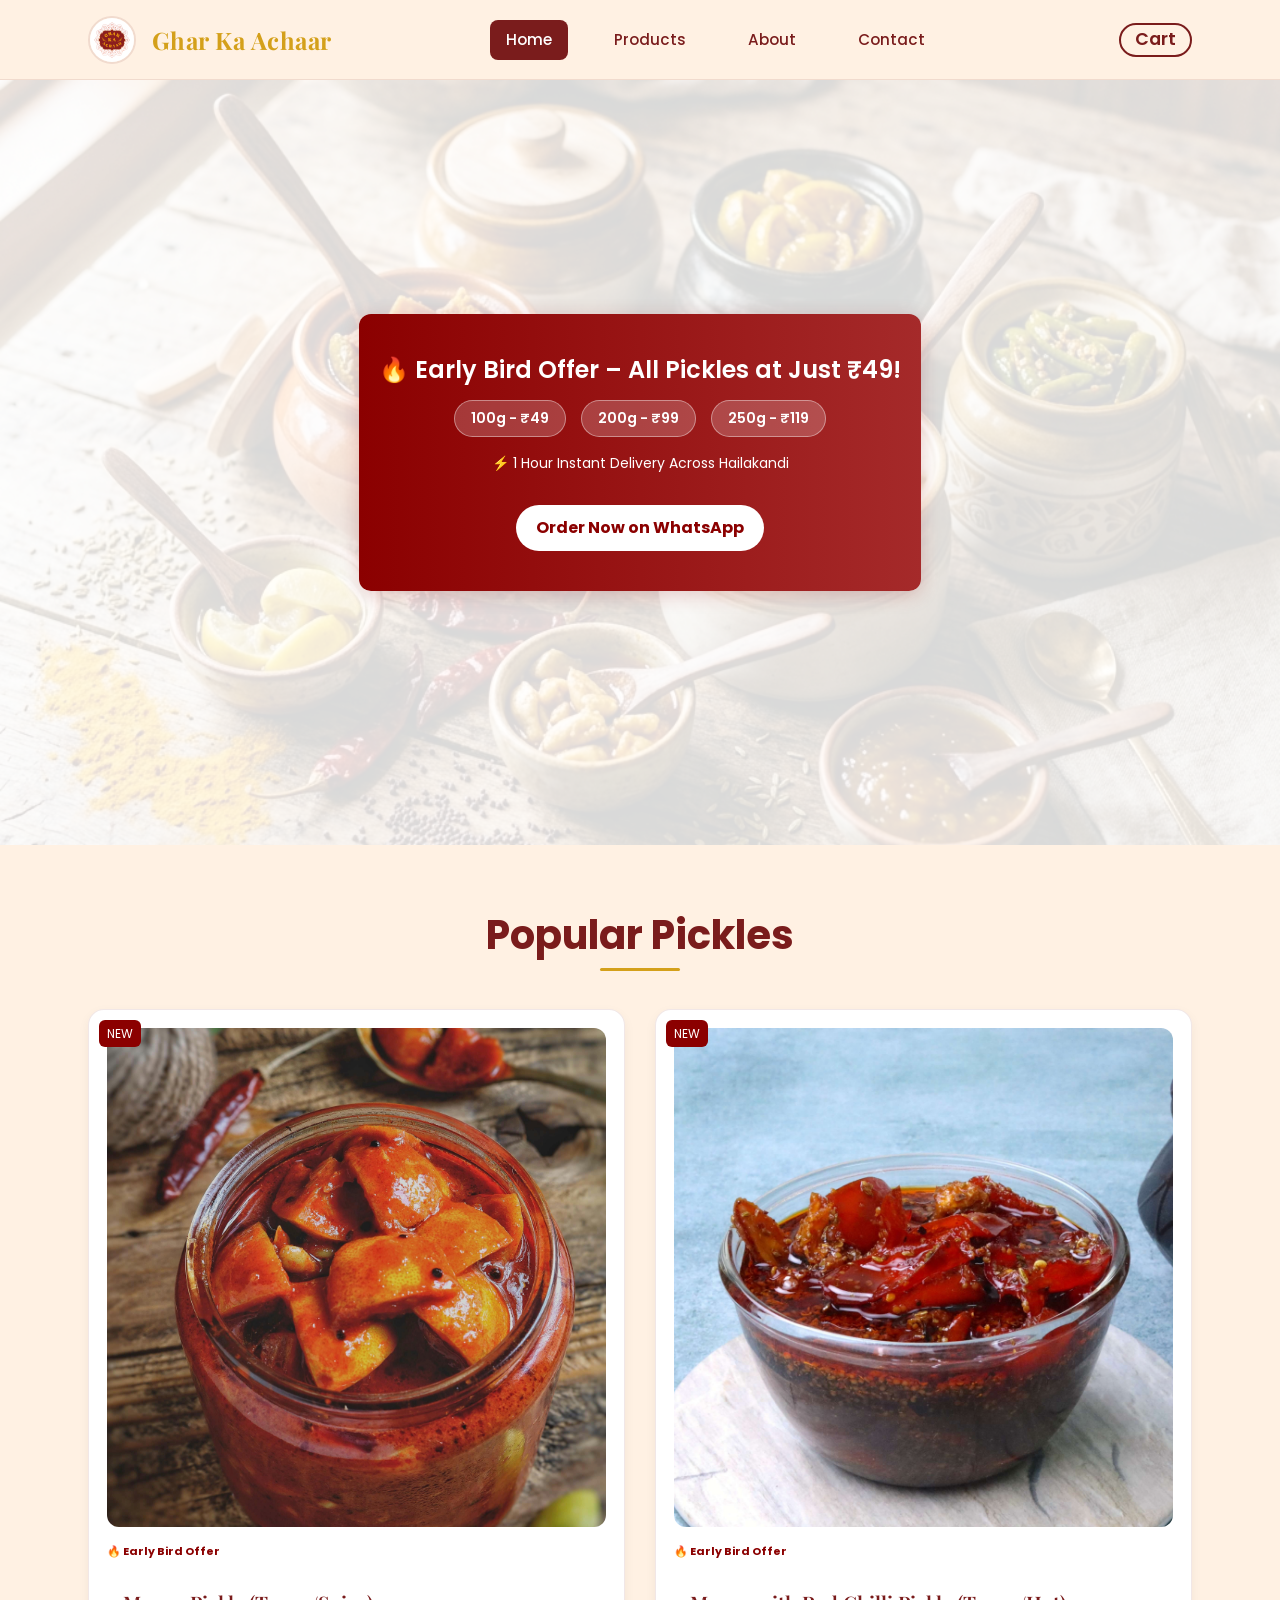
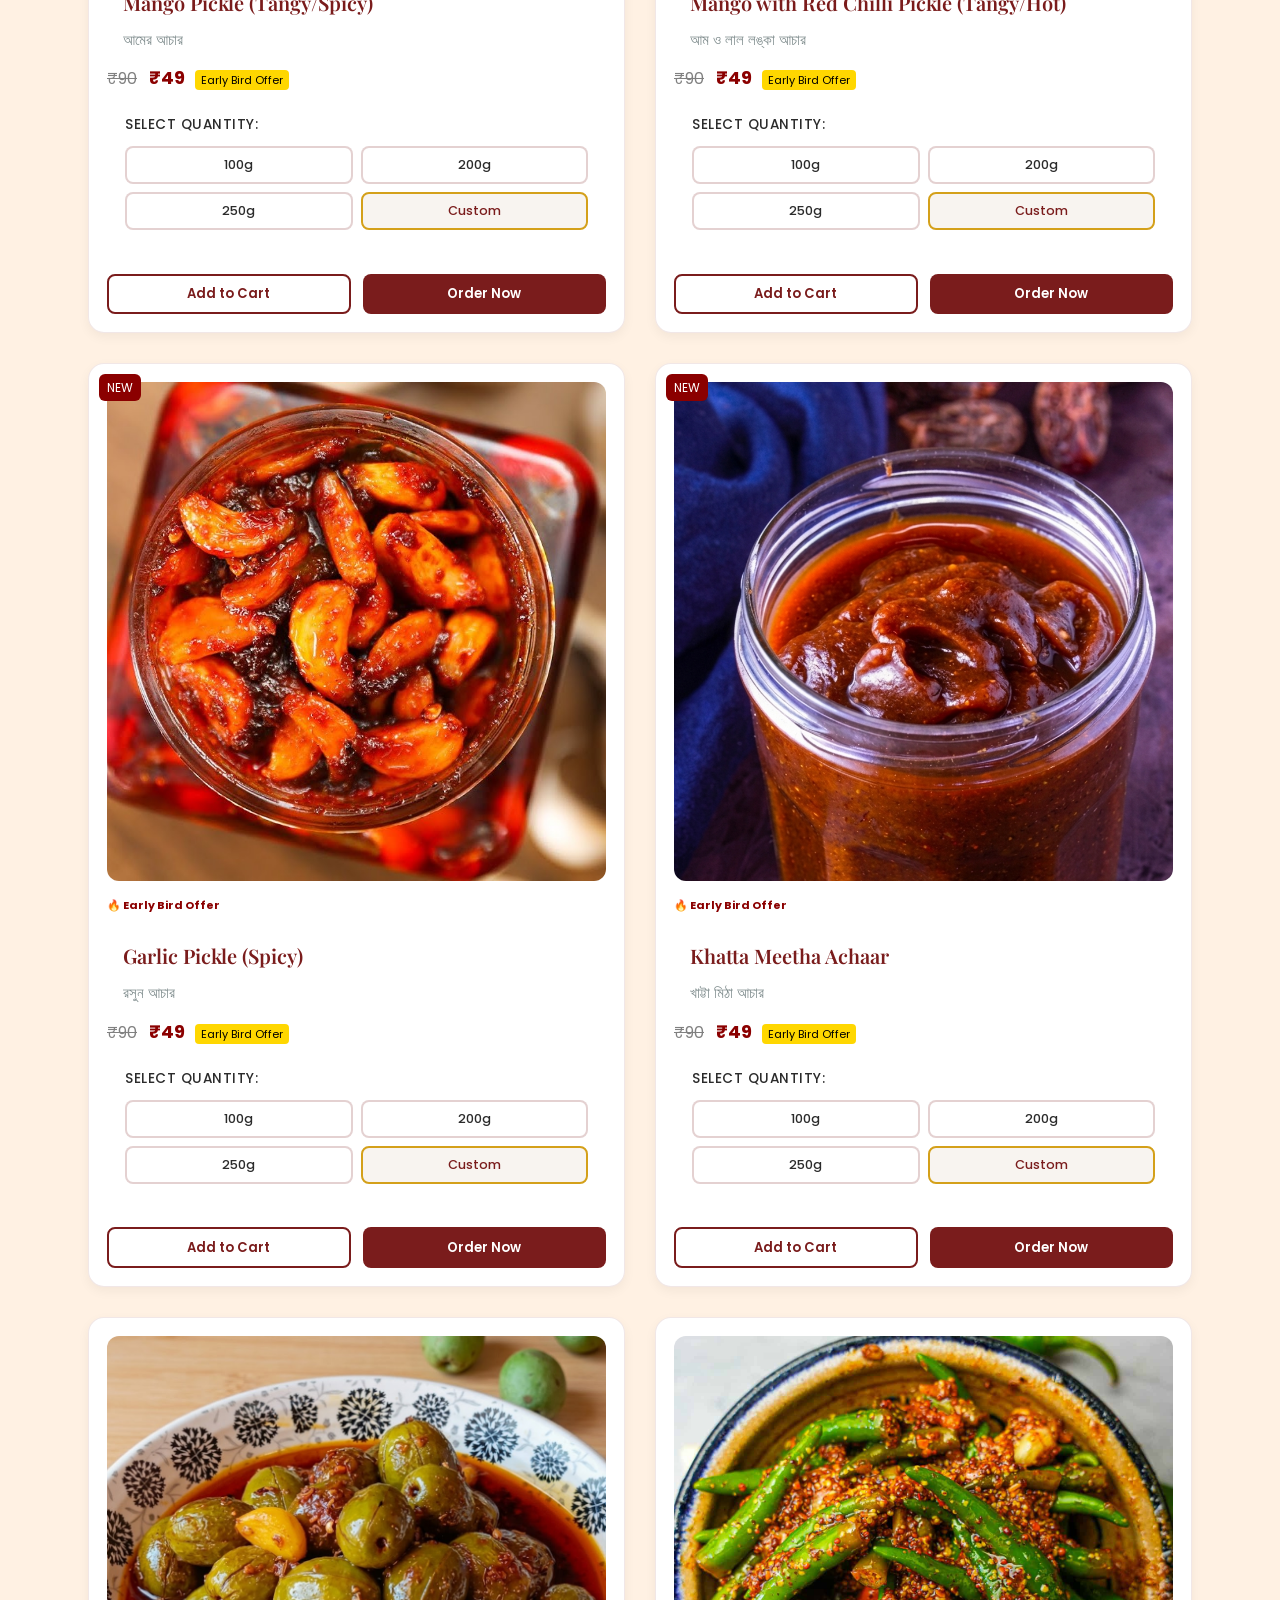
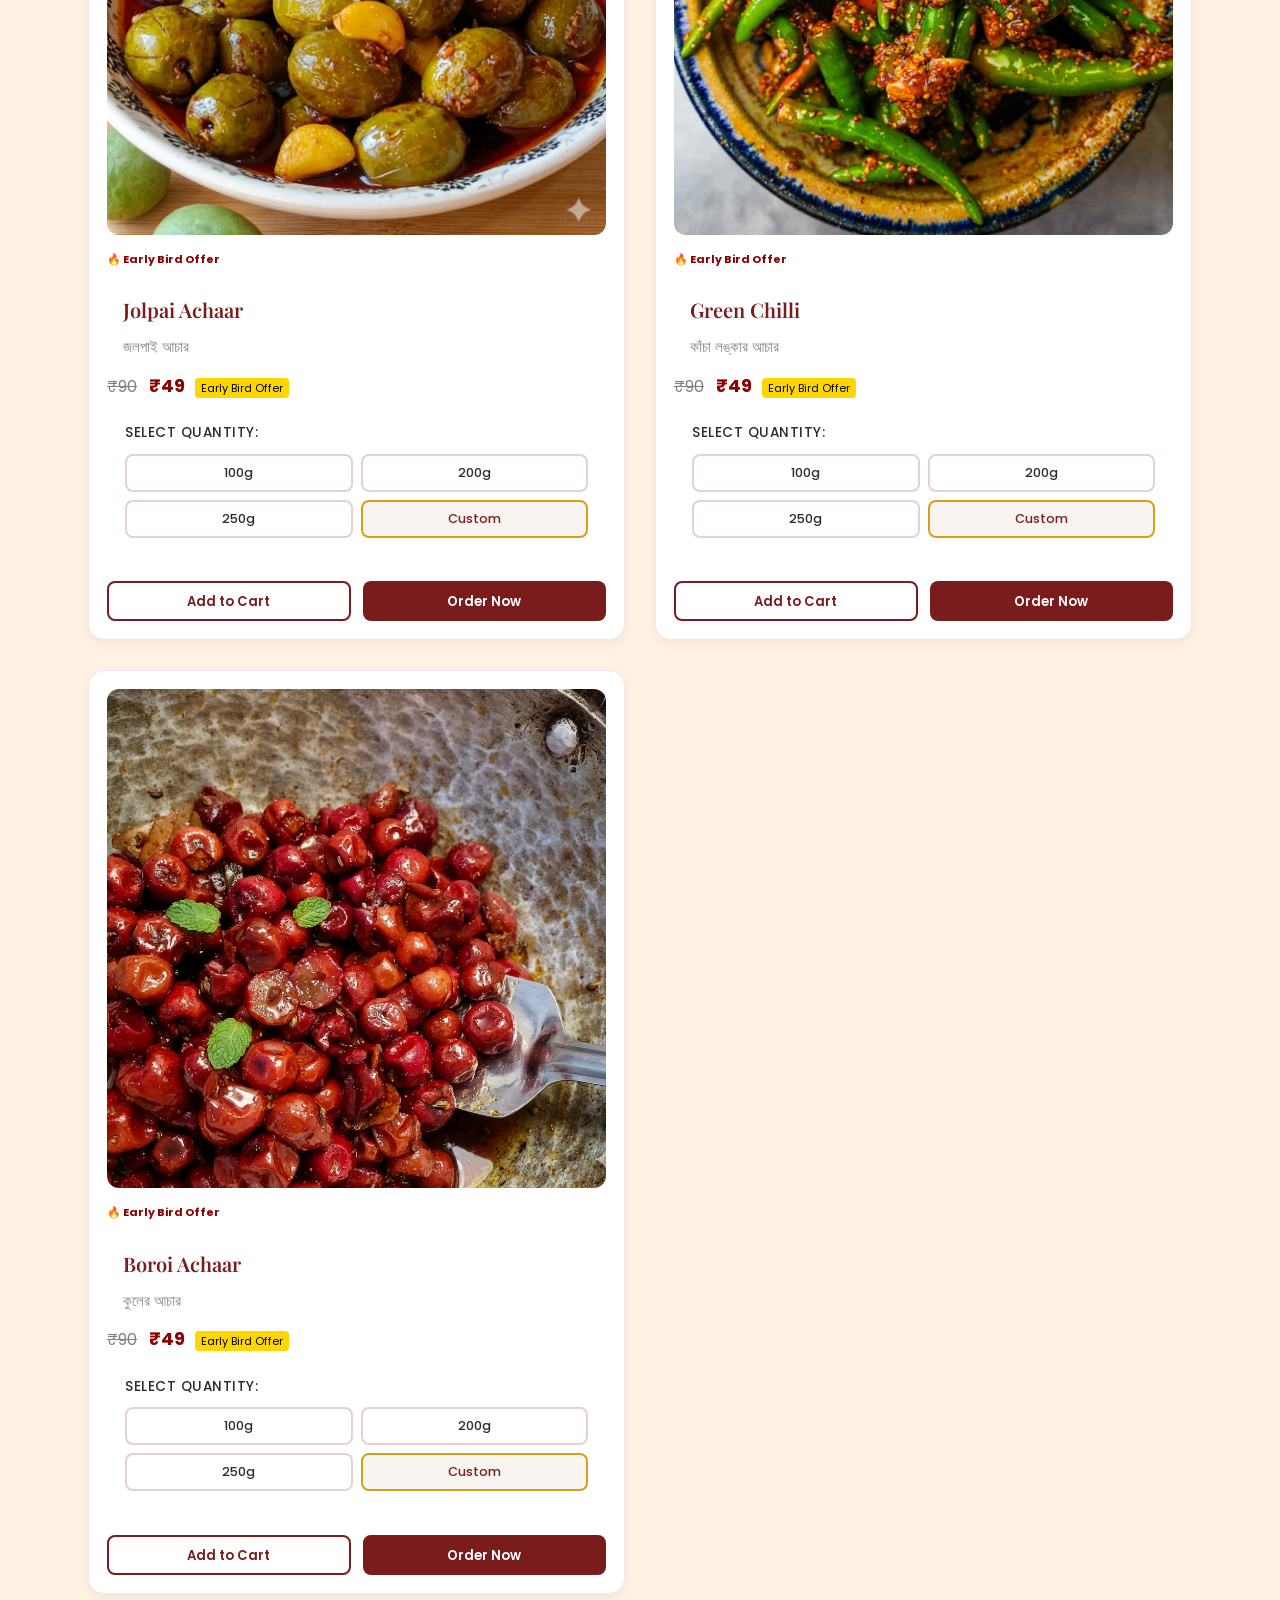
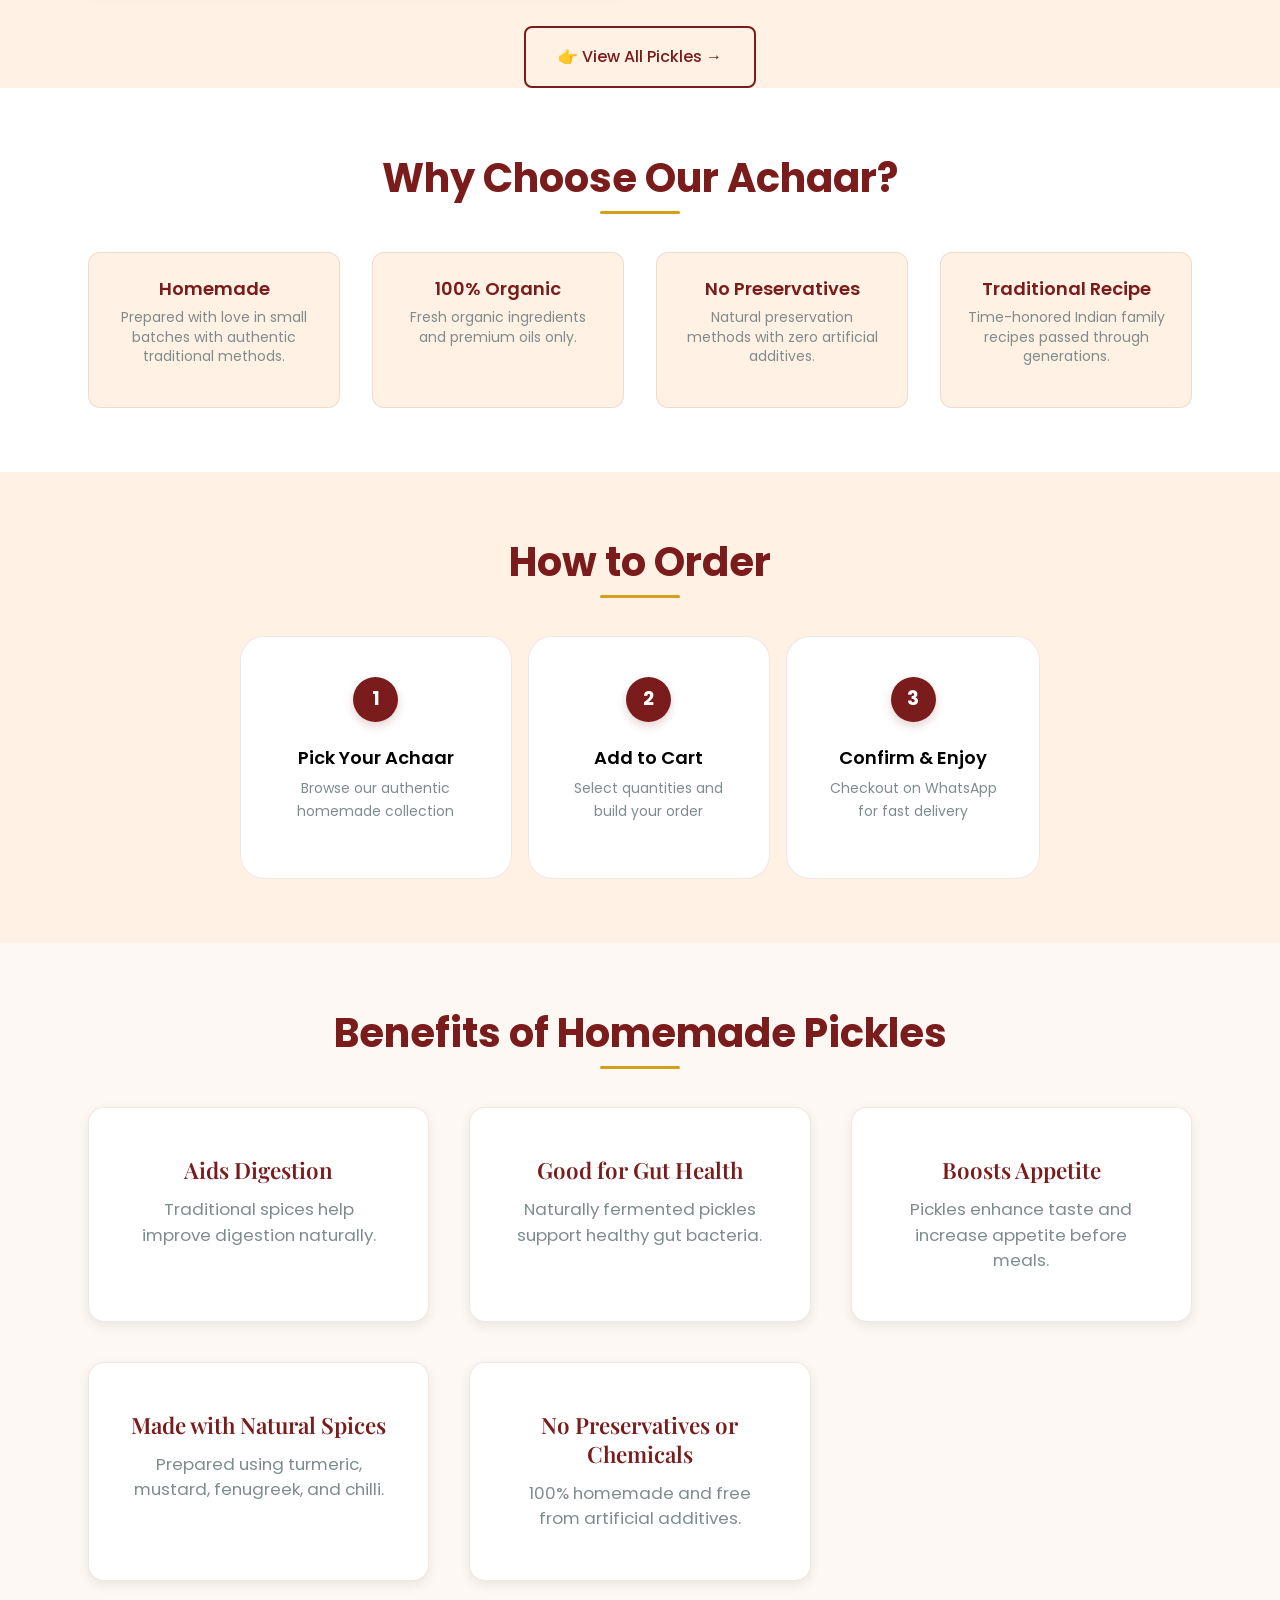
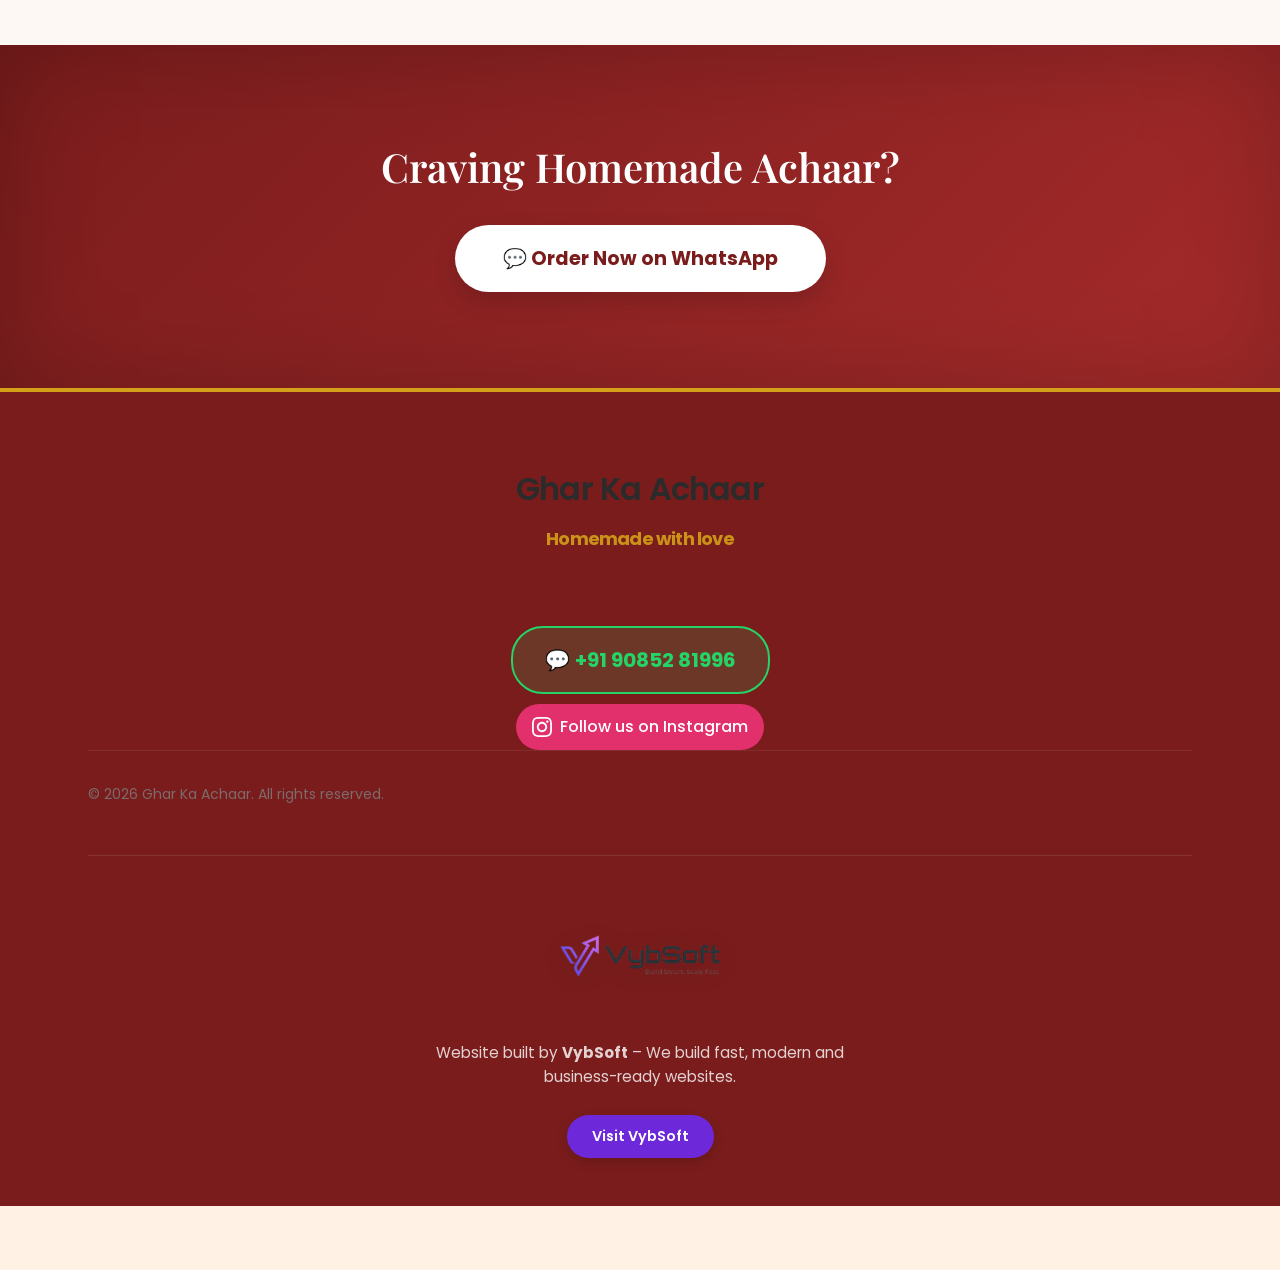
<file: index.html>
<!DOCTYPE html>
<html lang="en">

<head>
    <meta charset="UTF-8">
    <meta name="viewport" content="width=device-width, initial-scale=1.0">

    <!-- SEO Meta Tags -->
    <meta name="description"
        content="Ghar Ka Achaar - Homemade 100% organic traditional Indian pickles made with authentic family recipes. Order fresh, preservative-free pickles online.">
    <meta name="keywords"
        content="homemade pickles, Indian achaar, traditional pickles, organic pickles, authentic Indian food, mango pickle, lemon pickle, Ghar Ka Achaar">
    <meta name="author" content="Ghar Ka Achaar">
    <meta name="robots" content="index, follow">
    <meta name="language" content="English">

    <!-- OpenGraph Meta Tags for Social Sharing -->
    <meta property="og:title" content="Ghar Ka Achaar - Homemade 100% Organic Traditional Indian Pickles">
    <meta property="og:description"
        content="Homemade 100% organic traditional Indian pickles made with authentic family recipes. Order fresh, preservative-free pickles online.">
    <meta property="og:image" content="https://yourwebsite.com/assets/images/ghar-ka-achaar-share.jpg">
    <meta property="og:image:alt" content="Ghar Ka Achaar - Homemade Indian Pickles">
    <meta property="og:url" content="https://yourwebsite.com">
    <meta property="og:type" content="website">
    <meta property="og:site_name" content="Ghar Ka Achaar">
    <meta property="og:locale" content="en_US">

    <!-- Twitter Card Meta Tags -->
    <meta name="twitter:card" content="summary_large_image">
    <meta name="twitter:title" content="Ghar Ka Achaar - Homemade 100% Organic Traditional Indian Pickles">
    <meta name="twitter:description"
        content="Homemade 100% organic traditional Indian pickles made with authentic family recipes.">
    <meta name="twitter:image" content="https://yourwebsite.com/assets/images/ghar-ka-achaar-share.jpg">
    <meta name="twitter:site" content="@GharKaAchaar">

    <!-- WhatsApp Specific Meta Tags -->
    <meta property="og:whatsapp:title" content="Ghar Ka Achaar - Homemade 100% Organic Traditional Indian Pickles">
    <meta property="og:whatsapp:description"
        content="Homemade 100% organic traditional Indian pickles made with authentic family recipes. Order fresh, preservative-free pickles online.">
    <meta property="og:whatsapp:image" content="https://yourwebsite.com/assets/images/ghar-ka-achaar-share.jpg">

    <title>Ghar Ka Achaar - Homemade 100% Organic Traditional Indian Pickles</title>

    <!-- Favicon placeholder -->
    <link rel="icon" type="image/x-icon" href="assets/icons/favicon.ico">
    <link rel="apple-touch-icon" sizes="180x180" href="assets/icons/apple-touch-icon.png">
    <link rel="icon" type="image/png" sizes="32x32" href="assets/icons/favicon-32x32.png">
    <link rel="icon" type="image/png" sizes="16x16" href="assets/icons/favicon-16x16.png">

    <!-- CSS -->
    <link rel="stylesheet" href="css/style.css">

    <!-- Google Fonts -->
    <link rel="preconnect" href="https://fonts.googleapis.com">
    <link rel="preconnect" href="https://fonts.gstatic.com" crossorigin>
    <link
        href="https://fonts.googleapis.com/css2?family=Playfair+Display:wght@600;700&family=Poppins:wght@400;500;600&display=swap"
        rel="stylesheet">

    <!-- Canonical URL -->
    <link rel="canonical" href="https://yourwebsite.com">
</head>

<body>
    <!-- Header Section -->
    <header class="header">
        <nav class="navbar">
            <div class="nav-inner">
                <div class="brand-section">
                    <div class="logo-container">
                        <img src="assets/icons/Main_Logo.png" alt="Ghar Ka Achaar Logo" class="brand-logo"
                            onerror="this.style.display='none'; this.nextElementSibling.style.display='flex';">
                        <div class="logo-fallback">
                            <span>GA</span>
                        </div>
                    </div>
                    <div class="brand-text">
                        <a href="index.html">Ghar Ka Achaar</a>
                    </div>
                </div>

                <ul class="nav-links">
                    <li><a href="index.html" class="active">Home</a></li>
                    <li><a href="products.html">Products</a></li>
                    <li><a href="about.html">About</a></li>
                    <li><a href="contact.html">Contact</a></li>
                </ul>

                <button class="cart-icon-btn" onclick="openCart()" aria-label="Open cart">
                    Cart <span class="cart-badge">0</span>
                </button>

                <div class="hamburger" id="hamburger">
                    <span></span>
                    <span></span>
                    <span></span>
                </div>
            </div>
        </nav>
    </header>

    <!-- Mobile Navigation Menu -->
    <div class="nav-menu" id="nav-menu">
        <ul>
            <li><a href="index.html" class="active">Home</a></li>
            <li><a href="products.html">Products</a></li>
            <li><a href="about.html">About</a></li>
            <li><a href="contact.html">Contact</a></li>
        </ul>
    </div>

    <!-- Hero Section -->
    <section class="hero" id="home">
        <div class="container">
            <div class="hero-banner">
                <h1>🔥 Early Bird Offer – All Pickles at Just ₹49!</h1>
                <div class="hero-prices">
                    <span>100g - ₹49</span>
                    <span>200g - ₹99</span>
                    <span>250g - ₹119</span>
                </div>
                <p>⚡ 1 Hour Instant Delivery Across Hailakandi</p>
                <a href="https://wa.me/919085281996" class="cta">Order Now on WhatsApp</a>
            </div>
        </div>
    </section>

    <!-- Popular Pickles Preview -->
    <section class="popular-pickles home-products">
        <div class="container">
            <h2 class="section-title">Popular Pickles</h2>
            <div class="popular-grid">
                <!-- Mango Pickle (Tangy/Spicy) -->
                <div class="popular-card">
                    <div class="badge-new">NEW</div>
                    <div class="popular-image">
                        <img src="assets/images/Mango_Pickle.jpg" alt="Mango Pickle">
                    </div>
                    <span class="offer-card-label">🔥 Early Bird Offer</span>
                    <h3>Mango Pickle (Tangy/Spicy)</h3>
                    <p class="bengali-name">আমের আচার</p>

                    <div class="price-display mb-3">
                        <span class="old-price">₹90</span>
                        <span class="new-price">₹49</span>
                        <span class="offer-tag">Early Bird Offer</span>
                    </div>


                    <div class="quantity-selection">
                        <h4 class="quantity-title">Select Quantity:</h4>
                        <div class="quantity-options-grid">
                            <button class="quantity-btn" data-quantity="100g" data-price="49">100g</button>
                            <button class="quantity-btn" data-quantity="200g" data-price="99">200g</button>
                            <button class="quantity-btn" data-quantity="250g" data-price="119">250g</button>
                            <button class="quantity-btn custom-quantity-btn" data-quantity="custom">Custom</button>
                        </div>
                        <div class="custom-quantity-input" style="display: none;">
                            <input type="number" min="100" placeholder="Enter grams (min 100g)">
                            <span class="custom-note">Price discussed on WhatsApp</span>
                        </div>
                    </div>

                    <div class="card-actions">
                        <button class="add-cart-btn outlined"
                            onclick="addToCartFromCard('Mango Pickle (Tangy/Spicy)', this)">Add to Cart</button>
                        <button class="order-now-btn"
                            onclick="orderNowFromCard('Mango Pickle (Tangy/Spicy)', this)">Order Now</button>
                    </div>
                    <div class="error-message" style="display: none;"></div>
                </div>

                <!-- Mango with Red Chilli Pickle (Tangy/Hot) -->
                <div class="popular-card">
                    <div class="badge-new">NEW</div>
                    <div class="popular-image">
                        <img src="assets/images/Red_Chili_Pickle_1.jpg" alt="Mango with Red Chilli Pickle">
                    </div>
                    <span class="offer-card-label">🔥 Early Bird Offer</span>
                    <h3>Mango with Red Chilli Pickle (Tangy/Hot)</h3>
                    <p class="bengali-name">আম ও লাল লঙ্কা আচার</p>

                    <div class="price-display mb-3">
                        <span class="old-price">₹90</span>
                        <span class="new-price">₹49</span>
                        <span class="offer-tag">Early Bird Offer</span>
                    </div>


                    <div class="quantity-selection">
                        <h4 class="quantity-title">Select Quantity:</h4>
                        <div class="quantity-options-grid">
                            <button class="quantity-btn" data-quantity="100g" data-price="49">100g</button>
                            <button class="quantity-btn" data-quantity="200g" data-price="99">200g</button>
                            <button class="quantity-btn" data-quantity="250g" data-price="119">250g</button>
                            <button class="quantity-btn custom-quantity-btn" data-quantity="custom">Custom</button>
                        </div>
                        <div class="custom-quantity-input" style="display: none;">
                            <input type="number" min="100" placeholder="Enter grams (min 100g)">
                            <span class="custom-note">Price discussed on WhatsApp</span>
                        </div>
                    </div>

                    <div class="card-actions">
                        <button class="add-cart-btn outlined"
                            onclick="addToCartFromCard('Mango with Red Chilli Pickle (Tangy/Hot)', this)">Add to
                            Cart</button>
                        <button class="order-now-btn"
                            onclick="orderNowFromCard('Mango with Red Chilli Pickle (Tangy/Hot)', this)">Order
                            Now</button>
                    </div>
                    <div class="error-message" style="display: none;"></div>
                </div>

                <!-- Garlic Pickle (Spicy) -->
                <div class="popular-card">
                    <div class="badge-new">NEW</div>
                    <div class="popular-image">
                        <img src="assets/images/Garlic_Pickle.jpg" alt="Garlic Pickle">
                    </div>
                    <span class="offer-card-label">🔥 Early Bird Offer</span>
                    <h3>Garlic Pickle (Spicy)</h3>
                    <p class="bengali-name">রসুন আচার</p>

                    <div class="price-display mb-3">
                        <span class="old-price">₹90</span>
                        <span class="new-price">₹49</span>
                        <span class="offer-tag">Early Bird Offer</span>
                    </div>


                    <div class="quantity-selection">
                        <h4 class="quantity-title">Select Quantity:</h4>
                        <div class="quantity-options-grid">
                            <button class="quantity-btn" data-quantity="100g" data-price="49">100g</button>
                            <button class="quantity-btn" data-quantity="200g" data-price="99">200g</button>
                            <button class="quantity-btn" data-quantity="250g" data-price="119">250g</button>
                            <button class="quantity-btn custom-quantity-btn" data-quantity="custom">Custom</button>
                        </div>
                        <div class="custom-quantity-input" style="display: none;">
                            <input type="number" min="100" placeholder="Enter grams (min 100g)">
                            <span class="custom-note">Price discussed on WhatsApp</span>
                        </div>
                    </div>

                    <div class="card-actions">
                        <button class="add-cart-btn outlined"
                            onclick="addToCartFromCard('Garlic Pickle (Spicy)', this)">Add to Cart</button>
                        <button class="order-now-btn" onclick="orderNowFromCard('Garlic Pickle (Spicy)', this)">Order
                            Now</button>
                    </div>
                    <div class="error-message" style="display: none;"></div>
                </div>

                <!-- Khatta Meetha Achaar -->
                <div class="popular-card">
                    <div class="badge-new">NEW</div>
                    <div class="popular-image">
                        <img src="assets/images/Khatta-meetha.png" alt="Khatta Meetha Achaar">
                    </div>
                    <span class="offer-card-label">🔥 Early Bird Offer</span>
                    <h3>Khatta Meetha Achaar</h3>
                    <p class="bengali-name">খাট্টা মিঠা আচার</p>

                    <div class="price-display mb-3">
                        <span class="old-price">₹90</span>
                        <span class="new-price">₹49</span>
                        <span class="offer-tag">Early Bird Offer</span>
                    </div>


                    <div class="quantity-selection">
                        <h4 class="quantity-title">Select Quantity:</h4>
                        <div class="quantity-options-grid">
                            <button class="quantity-btn" data-quantity="100g" data-price="49">100g</button>
                            <button class="quantity-btn" data-quantity="200g" data-price="99">200g</button>
                            <button class="quantity-btn" data-quantity="250g" data-price="119">250g</button>
                            <button class="quantity-btn custom-quantity-btn" data-quantity="custom">Custom</button>
                        </div>
                        <div class="custom-quantity-input" style="display: none;">
                            <input type="number" min="100" placeholder="Enter grams (min 100g)">
                            <span class="custom-note">Price discussed on WhatsApp</span>
                        </div>
                    </div>

                    <div class="card-actions">
                        <button class="add-cart-btn outlined"
                            onclick="addToCartFromCard('Khatta Meetha Achaar', this)">Add to Cart</button>
                        <button class="order-now-btn" onclick="orderNowFromCard('Khatta Meetha Achaar', this)">Order
                            Now</button>
                    </div>
                    <div class="error-message" style="display: none;"></div>
                </div>

                <!-- Jolpai Achaar -->
                <div class="popular-card">
                    <div class="popular-image">
                        <img src="assets/images/Jolpai_Pickle-1.jpg" alt="Jolpai Achaar">
                    </div>
                    <span class="offer-card-label">🔥 Early Bird Offer</span>
                    <h3>Jolpai Achaar</h3>
                    <p class="bengali-name">জলপাই আচার</p>

                    <div class="price-display mb-3">
                        <span class="old-price">₹90</span>
                        <span class="new-price">₹49</span>
                        <span class="offer-tag">Early Bird Offer</span>
                    </div>


                    <div class="quantity-selection">
                        <h4 class="quantity-title">Select Quantity:</h4>
                        <div class="quantity-options-grid">
                            <button class="quantity-btn" data-quantity="100g" data-price="49">100g</button>
                            <button class="quantity-btn" data-quantity="200g" data-price="99">200g</button>
                            <button class="quantity-btn" data-quantity="250g" data-price="119">250g</button>
                            <button class="quantity-btn custom-quantity-btn" data-quantity="custom">Custom</button>
                        </div>
                        <div class="custom-quantity-input" style="display: none;">
                            <input type="number" min="100" placeholder="Enter grams (min 100g)">
                            <span class="custom-note">Price discussed on WhatsApp</span>
                        </div>
                    </div>

                    <div class="card-actions">
                        <button class="add-cart-btn outlined" onclick="addToCartFromCard('Jolpai Achaar', this)">Add to
                            Cart</button>
                        <button class="order-now-btn" onclick="orderNowFromCard('Jolpai Achaar', this)">Order
                            Now</button>
                    </div>
                    <div class="error-message" style="display: none;"></div>
                </div>

                <!-- Green Chilli Achaar -->
                <div class="popular-card">
                    <div class="popular-image">
                        <img src="assets/images/GreenChilli_1.jpg" alt="Green Chilli Achaar">
                    </div>
                    <span class="offer-card-label">🔥 Early Bird Offer</span>
                    <h3>Green Chilli</h3>
                    <p class="bengali-name">কাঁচা লঙ্কার আচার</p>

                    <div class="price-display mb-3">
                        <span class="old-price">₹90</span>
                        <span class="new-price">₹49</span>
                        <span class="offer-tag">Early Bird Offer</span>
                    </div>


                    <div class="quantity-selection">
                        <h4 class="quantity-title">Select Quantity:</h4>
                        <div class="quantity-options-grid">
                            <button class="quantity-btn" data-quantity="100g" data-price="49">100g</button>
                            <button class="quantity-btn" data-quantity="200g" data-price="99">200g</button>
                            <button class="quantity-btn" data-quantity="250g" data-price="119">250g</button>
                            <button class="quantity-btn custom-quantity-btn" data-quantity="custom">Custom</button>
                        </div>
                        <div class="custom-quantity-input" style="display: none;">
                            <input type="number" min="100" placeholder="Enter grams (min 100g)">
                            <span class="custom-note">Price discussed on WhatsApp</span>
                        </div>
                    </div>

                    <div class="card-actions">
                        <button class="add-cart-btn outlined"
                            onclick="addToCartFromCard('Green Chilli Achaar', this)">Add to Cart</button>
                        <button class="order-now-btn" onclick="orderNowFromCard('Green Chilli Achaar', this)">Order
                            Now</button>
                    </div>
                    <div class="error-message" style="display: none;"></div>
                </div>

                <!-- Boroi Achaar -->
                <div class="popular-card">
                    <div class="popular-image">
                        <img src="assets/images/jujube.jpg" alt="Boroi Achaar">
                    </div>
                    <span class="offer-card-label">🔥 Early Bird Offer</span>
                    <h3>Boroi Achaar</h3>
                    <p class="bengali-name">কুলের আচার</p>

                    <div class="price-display mb-3">
                        <span class="old-price">₹90</span>
                        <span class="new-price">₹49</span>
                        <span class="offer-tag">Early Bird Offer</span>
                    </div>


                    <div class="quantity-selection">
                        <h4 class="quantity-title">Select Quantity:</h4>
                        <div class="quantity-options-grid">
                            <button class="quantity-btn" data-quantity="100g" data-price="49">100g</button>
                            <button class="quantity-btn" data-quantity="200g" data-price="99">200g</button>
                            <button class="quantity-btn" data-quantity="250g" data-price="119">250g</button>
                            <button class="quantity-btn custom-quantity-btn" data-quantity="custom">Custom</button>
                        </div>
                        <div class="custom-quantity-input" style="display: none;">
                            <input type="number" min="100" placeholder="Enter grams (min 100g)">
                            <span class="custom-note">Price discussed on WhatsApp</span>
                        </div>
                    </div>

                    <div class="card-actions">
                        <button class="add-cart-btn outlined" onclick="addToCartFromCard('Boroi Achaar', this)">Add to
                            Cart</button>
                        <button class="order-now-btn" onclick="orderNowFromCard('Boroi Achaar', this)">Order
                            Now</button>
                    </div>
                    <div class="error-message" style="display: none;"></div>
                </div>
            </div>

            <div class="view-all-link">
                <a href="products.html" class="view-all-btn">👉 View All Pickles →</a>
            </div>
        </div>
        <!-- Trust Section (Features) -->
        <section class="trust-section">
            <div class="container">
                <h2 class="section-title text-center">Why Choose Our Achaar?</h2>
                <div class="trust-grid">
                    <div class="trust-card">
                        <h3>Homemade</h3>
                        <p>Prepared with love in small batches with authentic traditional methods.</p>
                    </div>
                    <div class="trust-card">
                        <h3>100% Organic</h3>
                        <p>Fresh organic ingredients and premium oils only.</p>
                    </div>
                    <div class="trust-card">
                        <h3>No Preservatives</h3>
                        <p>Natural preservation methods with zero artificial additives.</p>
                    </div>
                    <div class="trust-card">
                        <h3>Traditional Recipe</h3>
                        <p>Time-honored Indian family recipes passed through generations.</p>
                    </div>
                </div>
            </div>
        </section>

        <!-- How to Order Section -->
        <section class="how-to-order">
            <div class="container">
                <h2 class="section-title">How to Order</h2>
                <div class="order-steps">
                    <div class="order-step">
                        <span class="step-badge">1</span>
                        <div class="step-content">
                            <h3>Pick Your Achaar</h3>
                            <p>Browse our authentic homemade collection</p>
                        </div>
                    </div>
                    <div class="order-step">
                        <span class="step-badge">2</span>
                        <div class="step-content">
                            <h3>Add to Cart</h3>
                            <p>Select quantities and build your order</p>
                        </div>
                    </div>
                    <div class="order-step">
                        <span class="step-badge">3</span>
                        <div class="step-content">
                            <h3>Confirm & Enjoy</h3>
                            <p>Checkout on WhatsApp for fast delivery</p>
                        </div>
                    </div>
                </div>
            </div>
        </section>


        <!-- Benefits of Homemade Pickles Section -->
        <section class="benefits">
            <div class="container">
                <h2 class="section-title">Benefits of Homemade Pickles</h2>
                <div class="benefits-grid">
                    <div class="benefit-card">
                        <h3>Aids Digestion</h3>
                        <p>Traditional spices help improve digestion naturally.</p>
                    </div>
                    <div class="benefit-card">
                        <h3>Good for Gut Health</h3>
                        <p>Naturally fermented pickles support healthy gut bacteria.</p>
                    </div>
                    <div class="benefit-card">
                        <h3>Boosts Appetite</h3>
                        <p>Pickles enhance taste and increase appetite before meals.</p>
                    </div>
                    <div class="benefit-card">
                        <h3>Made with Natural Spices</h3>
                        <p>Prepared using turmeric, mustard, fenugreek, and chilli.</p>
                    </div>
                    <div class="benefit-card">
                        <h3>No Preservatives or Chemicals</h3>
                        <p>100% homemade and free from artificial additives.</p>
                    </div>
                </div>
            </div>
        </section>

        <!-- Strong Call-to-Action Section -->
        <section class="strong-cta">
            <div class="container">
                <div class="cta-content">
                    <h2 class="cta-title">Craving Homemade Achaar?</h2>
                    <button class="cta-primary-btn" onclick="handleSampleOrder(event)">💬 Order Now on WhatsApp</button>
                </div>
            </div>
        </section>

        <!-- Footer -->
        <footer class="footer">
            <div class="container">
                <div class="footer-content">
                    <div class="footer-brand">
                        <h3>Ghar Ka Achaar</h3>
                        <p class="footer-tagline">Homemade with love</p>
                    </div>

                    <div class="footer-contact">
                        <a href="https://wa.me/919085281996" class="whatsapp-number" target="_blank"
                            style="text-decoration: none; color: inherit; display: block; margin-bottom: 10px;">
                            💬 <strong>+91 90852 81996</strong>
                        </a>
                        <a href="https://www.instagram.com/ghar_ka__achaar/" target="_blank" class="instagram-btn">
                            <svg class="instagram-icon" viewBox="0 0 24 24">
                                <path
                                    d="M12 2.163c3.204 0 3.584.012 4.85.07 3.252.148 4.771 1.691 4.919 4.919.058 1.265.069 1.645.069 4.849 0 3.205-.012 3.584-.069 4.849-.149 3.225-1.664 4.771-4.919 4.919-1.266.058-1.644.07-4.85.07-3.204 0-3.584-.012-4.849-.07-3.26-.149-4.771-1.699-4.919-4.92-.058-1.265-.07-1.644-.07-4.849 0-3.204.013-3.583.07-4.849.149-3.227 1.664-4.771 4.919-4.919 1.266-.057 1.645-.069 4.849-.069zm0-2.163c-3.259 0-3.667.014-4.947.072-4.358.2-6.78 2.618-6.98 6.98-.059 1.281-.073 1.689-.073 4.948 0 3.259.014 3.668.072 4.948.2 4.358 2.618 6.78 6.98 6.98 1.281.058 1.689.072 4.948.072 3.259 0 3.668-.014 4.948-.072 4.354-.2 6.782-2.618 6.979-6.98.059-1.28.073-1.689.073-4.948 0-3.259-.014-3.667-.072-4.947-.196-4.354-2.617-6.78-6.979-6.98-1.281-.059-1.69-.073-4.949-.073zm0 5.838c-3.403 0-6.162 2.759-6.162 6.162s2.759 6.163 6.162 6.163 6.162-2.759 6.162-6.163-2.759-6.162-6.162-6.162zm0 10.162c-2.209 0-4-1.79-4-4s1.791-4 4-4 4 1.791 4 4-1.791 4-4 4zm6.406-11.845c-.796 0-1.441.645-1.441 1.44s.645 1.44 1.441 1.44c.795 0 1.439-.645 1.439-1.44s-.644-1.44-1.439-1.44z" />
                            </svg>
                            Follow us on Instagram
                        </a>
                    </div>
                </div>

                <div class="copyright">
                    <p>&copy; 2026 Ghar Ka Achaar. All rights reserved.</p>
                </div>

                <!-- VybSoft Branding -->
                <div class="footer-vybsoft">
                    <div class="footer-vybsoft-content">
                        <a href="https://vybsoft.com/" target="_blank">
                            <img src="assets/icons/VybSoft_Logo.png" alt="VybSoft Logo" class="vybsoft-logo">
                        </a>
                        <p class="vybsoft-text">Website built by <strong>VybSoft</strong> – We build fast, modern and
                            business-ready websites.</p>
                        <a href="https://vybsoft.com/" target="_blank" class="vybsoft-link">Visit VybSoft</a>
                    </div>
                </div>
            </div>
        </footer>

        <!-- Cart Overlay -->
        <div id="cart-overlay" class="cart-overlay"></div>

        <!-- Cart Panel -->
        <div id="cart-panel" class="cart-panel" role="dialog" aria-label="Shopping Cart">
            <div class="cart-header">
                <h3>🛒 Your Cart</h3>
                <button class="cart-close-btn" onclick="closeCart()" aria-label="Close cart">&#x2715;</button>
            </div>
            <div id="cart-items" class="cart-items"></div>
            <div class="cart-footer">
                <div class="cart-total-row">
                    <span>Total</span>
                    <span id="cart-total">₹0</span>
                </div>
                <button class="checkout-btn" onclick="checkoutWhatsApp()">💬 Checkout on WhatsApp</button>
                <button class="clear-cart-btn" onclick="clearCart()">Clear cart</button>
            </div>
        </div>

        <!-- Toast -->
        <div id="cart-toast" class="cart-toast"></div>

        <!-- JavaScript -->
        <script src="js/main.js"></script>
        <script src="js/cart.js"></script>
        <script>
            function handleSampleOrder(event) {
                event.preventDefault();

                const message = `Hello Ghar Ka Achaar 👋
            
I'm interested in your Early Launch Offer!
I would like to order the Sample Pack (100g).

Please confirm availability and delivery details.
Thank you! 🙏`;

                const encodedMessage = encodeURIComponent(message);
                const whatsappUrl = `https://wa.me/919085281996?text=${encodedMessage}`;
                window.open(whatsappUrl, '_blank');
            }

            function handleProductOrder(productName, quantity, price) {
                const message = `Hello Ghar Ka Achaar 👋
            
I would like to order:

Product: ${productName}
Quantity: ${quantity}
Price: ₹${price}

Please confirm availability.
Thank you! 🙏`;

                const encodedMessage = encodeURIComponent(message);
                const whatsappUrl = `https://wa.me/919085281996?text=${encodedMessage}`;
                window.open(whatsappUrl, '_blank');
            }

            // Mobile menu toggle
            document.addEventListener('DOMContentLoaded', function () {
                var hamburger = document.getElementById('hamburger');
                var navMenu = document.querySelector('.nav-menu');
                if (hamburger && navMenu) {
                    hamburger.addEventListener('click', function () {
                        hamburger.classList.toggle('active');
                        navMenu.classList.toggle('active');
                    });
                    hamburger.addEventListener('touchstart', function () {
                        hamburger.classList.toggle('active');
                        navMenu.classList.toggle('active');
                    });
                    document.addEventListener('click', function (event) {
                        if (!hamburger.contains(event.target) && !navMenu.contains(event.target)) {
                            hamburger.classList.remove('active');
                            navMenu.classList.remove('active');
                        }
                    });
                }
            });
        </script>
</body>

</html>
</file>
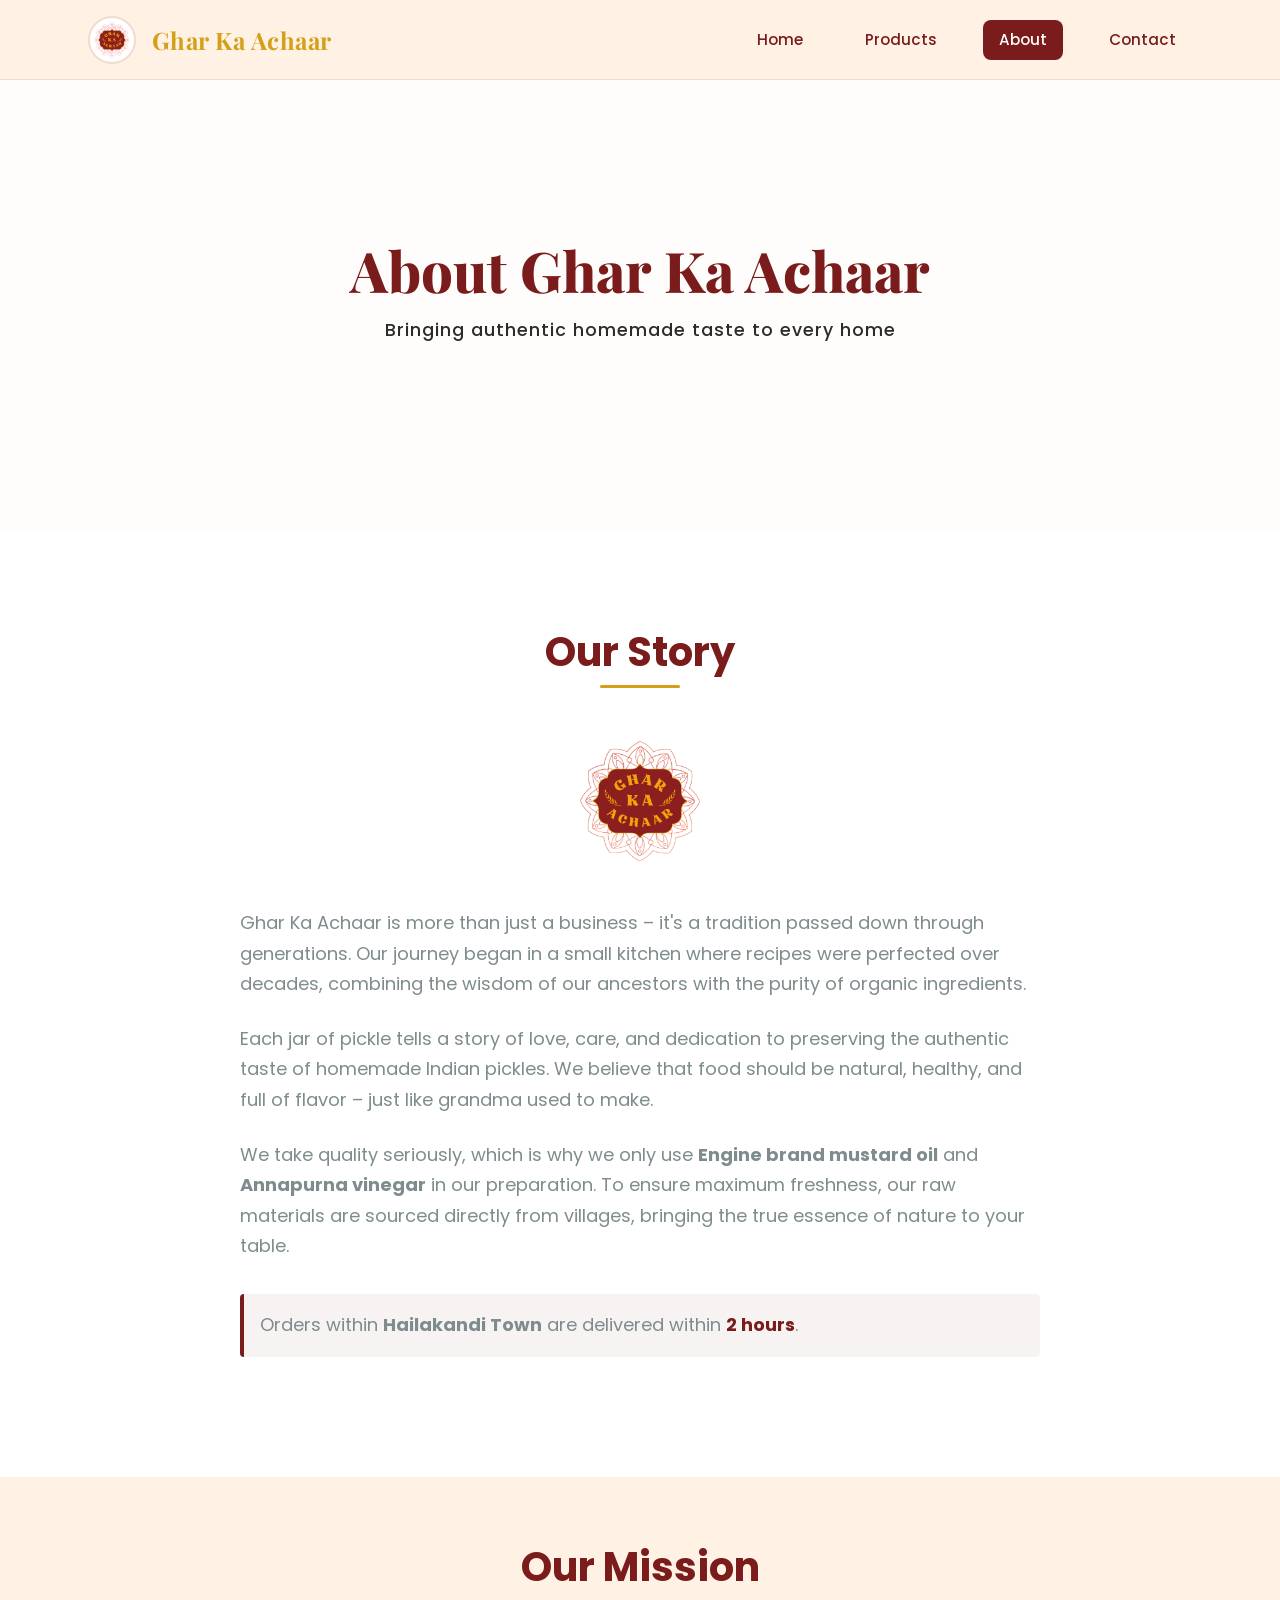
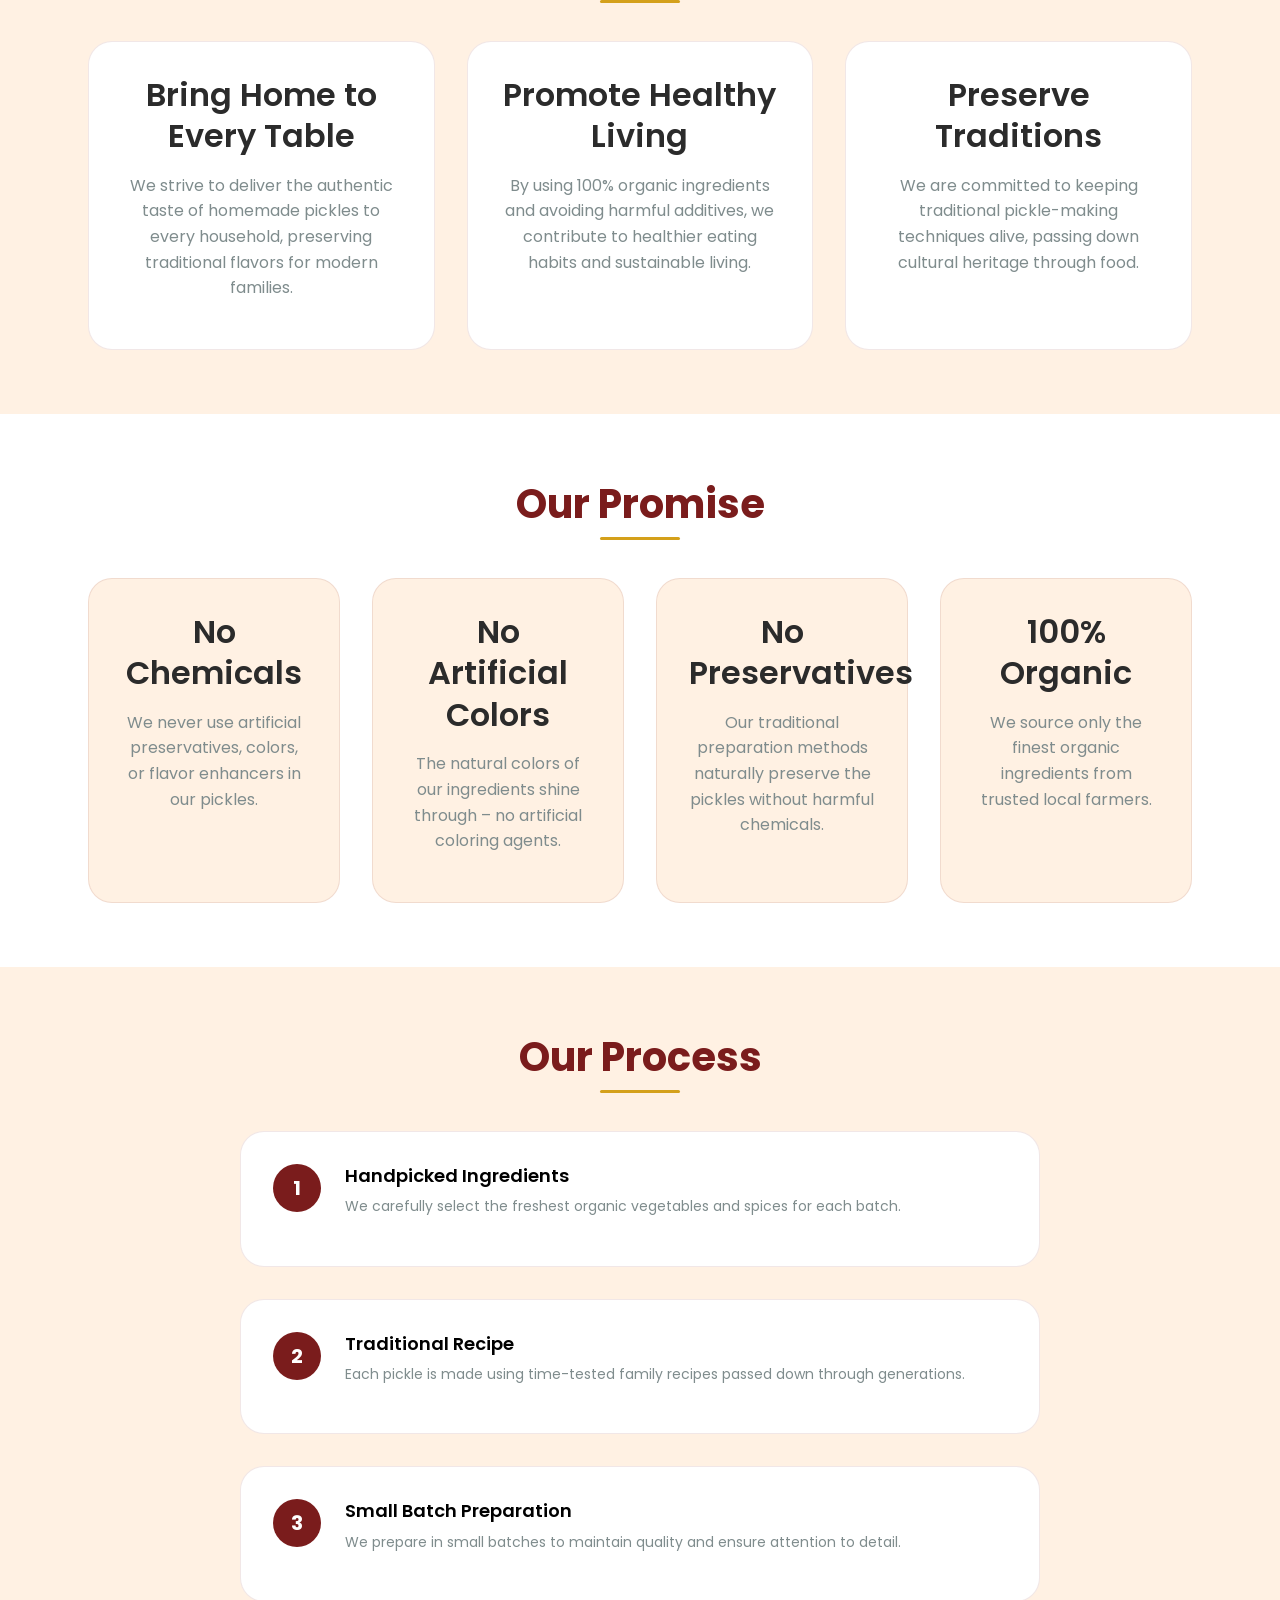
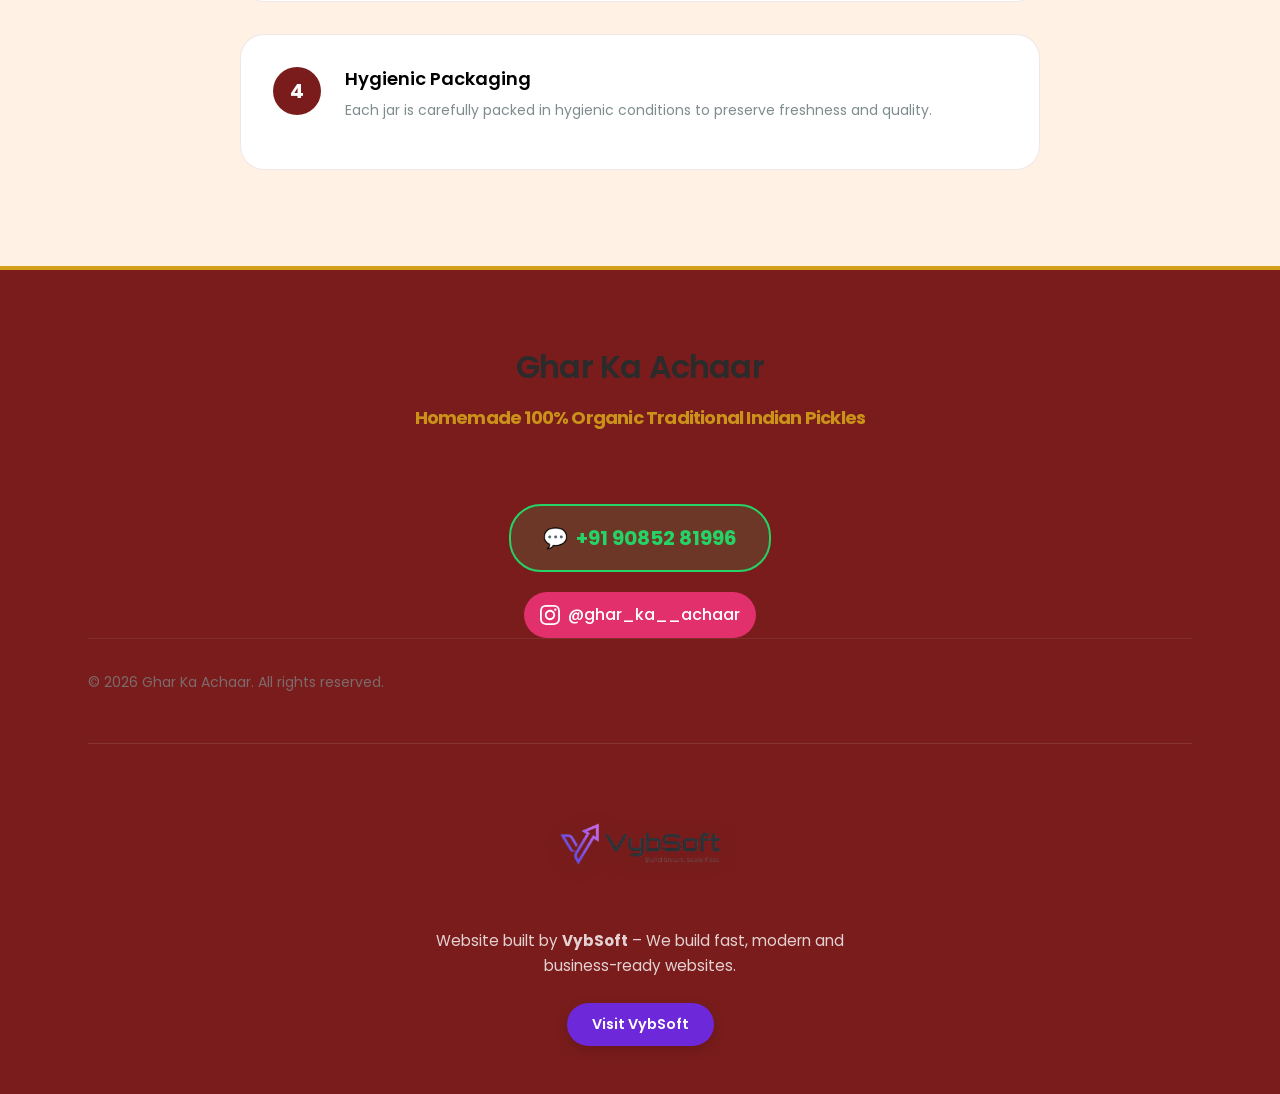
<file: about.html>
<!DOCTYPE html>
<html lang="en">

<head>
    <meta charset="UTF-8">
    <meta name="viewport" content="width=device-width, initial-scale=1.0">

    <!-- SEO Meta Tags -->
    <meta name="description"
        content="About Ghar Ka Achaar - Learn about our homemade 100% organic traditional Indian pickles made with authentic family recipes.">
    <meta name="keywords"
        content="about Ghar Ka Achaar, homemade pickles, traditional recipe, organic ingredients, family business">
    <meta name="author" content="Ghar Ka Achaar">
    <meta name="robots" content="index, follow">
    <meta name="language" content="English">

    <!-- OpenGraph Meta Tags for Social Sharing -->
    <meta property="og:title" content="About Ghar Ka Achaar - Homemade 100% Organic Traditional Indian Pickles">
    <meta property="og:description"
        content="Learn about our mission to bring authentic homemade taste to every home with 100% organic ingredients and traditional recipes.">
    <meta property="og:image" content="https://yourwebsite.com/assets/images/ghar-ka-achaar-share.jpg">
    <meta property="og:image:alt" content="Ghar Ka Achaar - Homemade Indian Pickles">
    <meta property="og:url" content="https://yourwebsite.com/about.html">
    <meta property="og:type" content="website">
    <meta property="og:site_name" content="Ghar Ka Achaar">
    <meta property="og:locale" content="en_US">

    <title>About Ghar Ka Achaar - Our Story & Mission</title>

    <!-- Favicon placeholder -->
    <link rel="icon" type="image/x-icon" href="assets/icons/favicon.ico">
    <link rel="apple-touch-icon" sizes="180x180" href="assets/icons/apple-touch-icon.png">
    <link rel="icon" type="image/png" sizes="32x32" href="assets/icons/favicon-32x32.png">
    <link rel="icon" type="image/png" sizes="16x16" href="assets/icons/favicon-16x16.png">

    <!-- CSS -->
    <link rel="stylesheet" href="css/style.css">

    <!-- Google Fonts -->
    <link rel="preconnect" href="https://fonts.googleapis.com">
    <link rel="preconnect" href="https://fonts.gstatic.com" crossorigin>
    <link
        href="https://fonts.googleapis.com/css2?family=Playfair+Display:wght@600;700&family=Poppins:wght@400;500;600&display=swap"
        rel="stylesheet">

    <!-- Canonical URL -->
    <link rel="canonical" href="https://yourwebsite.com/about.html">
</head>

<body>
    <!-- Header Section -->
    <header class="header">
        <nav class="navbar">
            <div class="nav-inner">
                <div class="brand-section">
                    <div class="logo-container">
                        <img src="assets/icons/Main_Logo.png" alt="Ghar Ka Achaar Logo" class="brand-logo"
                            onerror="this.style.display='none'; this.nextElementSibling.style.display='flex';">
                        <div class="logo-fallback">
                            <span>GA</span>
                        </div>
                    </div>
                    <div class="brand-text">
                        <a href="index.html">Ghar Ka Achaar</a>
                    </div>
                </div>

                <ul class="nav-links">
                    <li><a href="index.html">Home</a></li>
                    <li><a href="products.html">Products</a></li>
                    <li><a href="about.html" class="active">About</a></li>
                    <li><a href="contact.html">Contact</a></li>
                </ul>

                <div class="hamburger" id="hamburger">
                    <span></span>
                    <span></span>
                    <span></span>
                </div>
            </div>
        </nav>
    </header>

    <!-- Mobile Navigation Menu -->
    <div class="nav-menu" id="nav-menu">
        <ul>
            <li><a href="index.html">Home</a></li>
            <li><a href="products.html">Products</a></li>
            <li><a href="about.html" class="active">About</a></li>
            <li><a href="contact.html">Contact</a></li>
        </ul>
    </div>

    <!-- Hero Section -->
    <section class="hero about-hero">
        <div class="container">
            <div class="hero-content">
                <h1 class="hero-title">About Ghar Ka Achaar</h1>
                <p class="hero-tagline">Bringing authentic homemade taste to every home</p>
            </div>
        </div>
    </section>

    <!-- About Section -->
    <section class="about">
        <div class="container">
            <div class="about-content">
                <h2 class="section-title">Our Story</h2>
                <div class="about-story">
                    <div class="about-logo">
                        <img src="assets/icons/Main_Logo.png" alt="Ghar Ka Achaar Logo">
                    </div>
                    <div class="story-text">
                        <p>Ghar Ka Achaar is more than just a business – it's a tradition passed down through
                            generations. Our journey began in a small kitchen where recipes were perfected over decades,
                            combining the wisdom of our ancestors with the purity of organic ingredients.</p>
                        <p>Each jar of pickle tells a story of love, care, and dedication to preserving the authentic
                            taste of homemade Indian pickles. We believe that food should be natural, healthy, and full
                            of flavor – just like grandma used to make.</p>
                        <p>We take quality seriously, which is why we only use <strong>Engine brand mustard oil</strong>
                            and
                            <strong>Annapurna vinegar</strong> in our preparation. To ensure maximum freshness, our raw
                            materials
                            are sourced directly from villages, bringing the true essence of nature to your table.
                        </p>
                        <p class="delivery-highlight"
                            style="margin-top: 2rem; padding: 1rem; background: rgba(122, 28, 28, 0.05); border-left: 4px solid var(--primary-maroon); border-radius: 4px;">
                            Orders within <strong>Hailakandi Town</strong> are delivered within <span
                                style="color: var(--primary-maroon); font-weight: 700;">2 hours</span>.
                        </p>
                    </div>
                </div>
            </div>
        </div>
    </section>

    <!-- Our Mission Section -->
    <section class="mission">
        <div class="container">
            <h2 class="section-title">Our Mission</h2>
            <div class="mission-content">
                <div class="mission-card">
                    <h3>Bring Home to Every Table</h3>
                    <p>We strive to deliver the authentic taste of homemade pickles to every household, preserving
                        traditional flavors for modern families.</p>
                </div>
                <div class="mission-card">
                    <h3>Promote Healthy Living</h3>
                    <p>By using 100% organic ingredients and avoiding harmful additives, we contribute to healthier
                        eating habits and sustainable living.</p>
                </div>
                <div class="mission-card">
                    <h3>Preserve Traditions</h3>
                    <p>We are committed to keeping traditional pickle-making techniques alive, passing down cultural
                        heritage through food.</p>
                </div>
            </div>
        </div>
    </section>

    <!-- Our Promise Section -->
    <section class="promise">
        <div class="container">
            <h2 class="section-title">Our Promise</h2>
            <div class="promise-grid">
                <div class="promise-item">
                    <h3>No Chemicals</h3>
                    <p>We never use artificial preservatives, colors, or flavor enhancers in our pickles.</p>
                </div>
                <div class="promise-item">
                    <h3>No Artificial Colors</h3>
                    <p>The natural colors of our ingredients shine through – no artificial coloring agents.</p>
                </div>
                <div class="promise-item">
                    <h3>No Preservatives</h3>
                    <p>Our traditional preparation methods naturally preserve the pickles without harmful chemicals.</p>
                </div>
                <div class="promise-item">
                    <h3>100% Organic</h3>
                    <p>We source only the finest organic ingredients from trusted local farmers.</p>
                </div>
            </div>
        </div>
    </section>

    <!-- Process Section -->
    <section class="process">
        <div class="container">
            <h2 class="section-title">Our Process</h2>
            <div class="process-steps">
                <div class="process-step">
                    <div class="step-number">1</div>
                    <div class="step-content">
                        <h3>Handpicked Ingredients</h3>
                        <p>We carefully select the freshest organic vegetables and spices for each batch.</p>
                    </div>
                </div>
                <div class="process-step">
                    <div class="step-number">2</div>
                    <div class="step-content">
                        <h3>Traditional Recipe</h3>
                        <p>Each pickle is made using time-tested family recipes passed down through generations.</p>
                    </div>
                </div>
                <div class="process-step">
                    <div class="step-number">3</div>
                    <div class="step-content">
                        <h3>Small Batch Preparation</h3>
                        <p>We prepare in small batches to maintain quality and ensure attention to detail.</p>
                    </div>
                </div>
                <div class="process-step">
                    <div class="step-number">4</div>
                    <div class="step-content">
                        <h3>Hygienic Packaging</h3>
                        <p>Each jar is carefully packed in hygienic conditions to preserve freshness and quality.</p>
                    </div>
                </div>
            </div>
        </div>
    </section>

    <!-- Footer -->
    <footer class="footer">
        <div class="container">
            <div class="footer-content">
                <div class="footer-brand">
                    <h3>Ghar Ka Achaar</h3>
                    <p class="footer-tagline">Homemade 100% Organic Traditional Indian Pickles</p>
                </div>

                <div class="footer-contact">
                    <a href="https://wa.me/919085281996" class="whatsapp-number" target="_blank">
                        💬 <strong>+91 90852 81996</strong>
                    </a>
                    <div class="social-links">
                        <a href="https://www.instagram.com/ghar_ka__achaar/" target="_blank" class="instagram-btn">
                            <svg class="instagram-icon" viewBox="0 0 24 24">
                                <path
                                    d="M12 2.163c3.204 0 3.584.012 4.85.07 3.252.148 4.771 1.691 4.919 4.919.058 1.265.069 1.645.069 4.849 0 3.205-.012 3.584-.069 4.849-.149 3.225-1.664 4.771-4.919 4.919-1.266.058-1.644.07-4.85.07-3.204 0-3.584-.012-4.849-.07-3.26-.149-4.771-1.699-4.919-4.92-.058-1.265-.07-1.644-.07-4.849 0-3.204.013-3.583.07-4.849.149-3.227 1.664-4.771 4.919-4.919 1.266-.057 1.645-.069 4.849-.069zm0-2.163c-3.259 0-3.667.014-4.947.072-4.358.2-6.78 2.618-6.98 6.98-.059 1.281-.073 1.689-.073 4.948 0 3.259.014 3.668.072 4.948.2 4.358 2.618 6.78 6.98 6.98 1.281.058 1.689.072 4.948.072 3.259 0 3.668-.014 4.948-.072 4.354-.2 6.782-2.618 6.979-6.98.059-1.28.073-1.689.073-4.948 0-3.259-.014-3.667-.072-4.947-.196-4.354-2.617-6.78-6.979-6.98-1.281-.059-1.69-.073-4.949-.073zm0 5.838c-3.403 0-6.162 2.759-6.162 6.162s2.759 6.163 6.162 6.163 6.162-2.759 6.162-6.163-2.759-6.162-6.162-6.162zm0 10.162c-2.209 0-4-1.79-4-4s1.791-4 4-4 4 1.791 4 4-1.791 4-4 4zm6.406-11.845c-.796 0-1.441.645-1.441 1.44s.645 1.44 1.441 1.44c.795 0 1.439-.645 1.439-1.44s-.644-1.44-1.439-1.44z" />
                            </svg>
                            @ghar_ka__achaar
                        </a>
                    </div>
                </div>
            </div>

            <div class="copyright">
                <p>&copy; 2026 Ghar Ka Achaar. All rights reserved.</p>
            </div>

            <!-- VybSoft Branding -->
            <div class="footer-vybsoft">
                <div class="footer-vybsoft-content">
                    <a href="https://vybsoft.com/" target="_blank">
                        <img src="assets/icons/VybSoft_Logo.png" alt="VybSoft Logo" class="vybsoft-logo">
                    </a>
                    <p class="vybsoft-text">Website built by <strong>VybSoft</strong> – We build fast, modern and business-ready websites.</p>
                    <a href="https://vybsoft.com/" target="_blank" class="vybsoft-link">Visit VybSoft</a>
                </div>
            </div>
        </div>
    </footer>

    <!-- Cart Overlay -->
    <div id="cart-overlay" class="cart-overlay"></div>

    <!-- Cart Panel -->
    <div id="cart-panel" class="cart-panel" role="dialog" aria-label="Shopping Cart">
        <div class="cart-header">
            <h3>Your Cart</h3>
            <button class="cart-close-btn" onclick="closeCart()" aria-label="Close cart">&#x2715;</button>
        </div>
        <div id="cart-items" class="cart-items"></div>
        <div class="cart-footer">
            <div class="cart-total-row">
                <span>Total</span>
                <span id="cart-total">₹0</span>
            </div>
            <button class="checkout-btn" onclick="checkoutWhatsApp()">Checkout on WhatsApp</button>
            <button class="clear-cart-btn" onclick="clearCart()">Clear cart</button>
        </div>
    </div>

    <!-- Toast -->
    <div id="cart-toast" class="cart-toast"></div>

    <!-- JavaScript -->
    <script src="js/main.js"></script>
    <script src="js/cart.js"></script>
    <script>
        // Mobile menu toggle
        document.addEventListener('DOMContentLoaded', function () {
            var hamburger = document.getElementById('hamburger');
            var navMenu = document.querySelector('.nav-menu');
            if (hamburger && navMenu) {
                hamburger.addEventListener('click', function () {
                    hamburger.classList.toggle('active');
                    navMenu.classList.toggle('active');
                });
                hamburger.addEventListener('touchstart', function () {
                    hamburger.classList.toggle('active');
                    navMenu.classList.toggle('active');
                });
                document.addEventListener('click', function (event) {
                    if (!hamburger.contains(event.target) && !navMenu.contains(event.target)) {
                        hamburger.classList.remove('active');
                        navMenu.classList.remove('active');
                    }
                });
            }
        });
    </script>
</body>

</html>
</file>
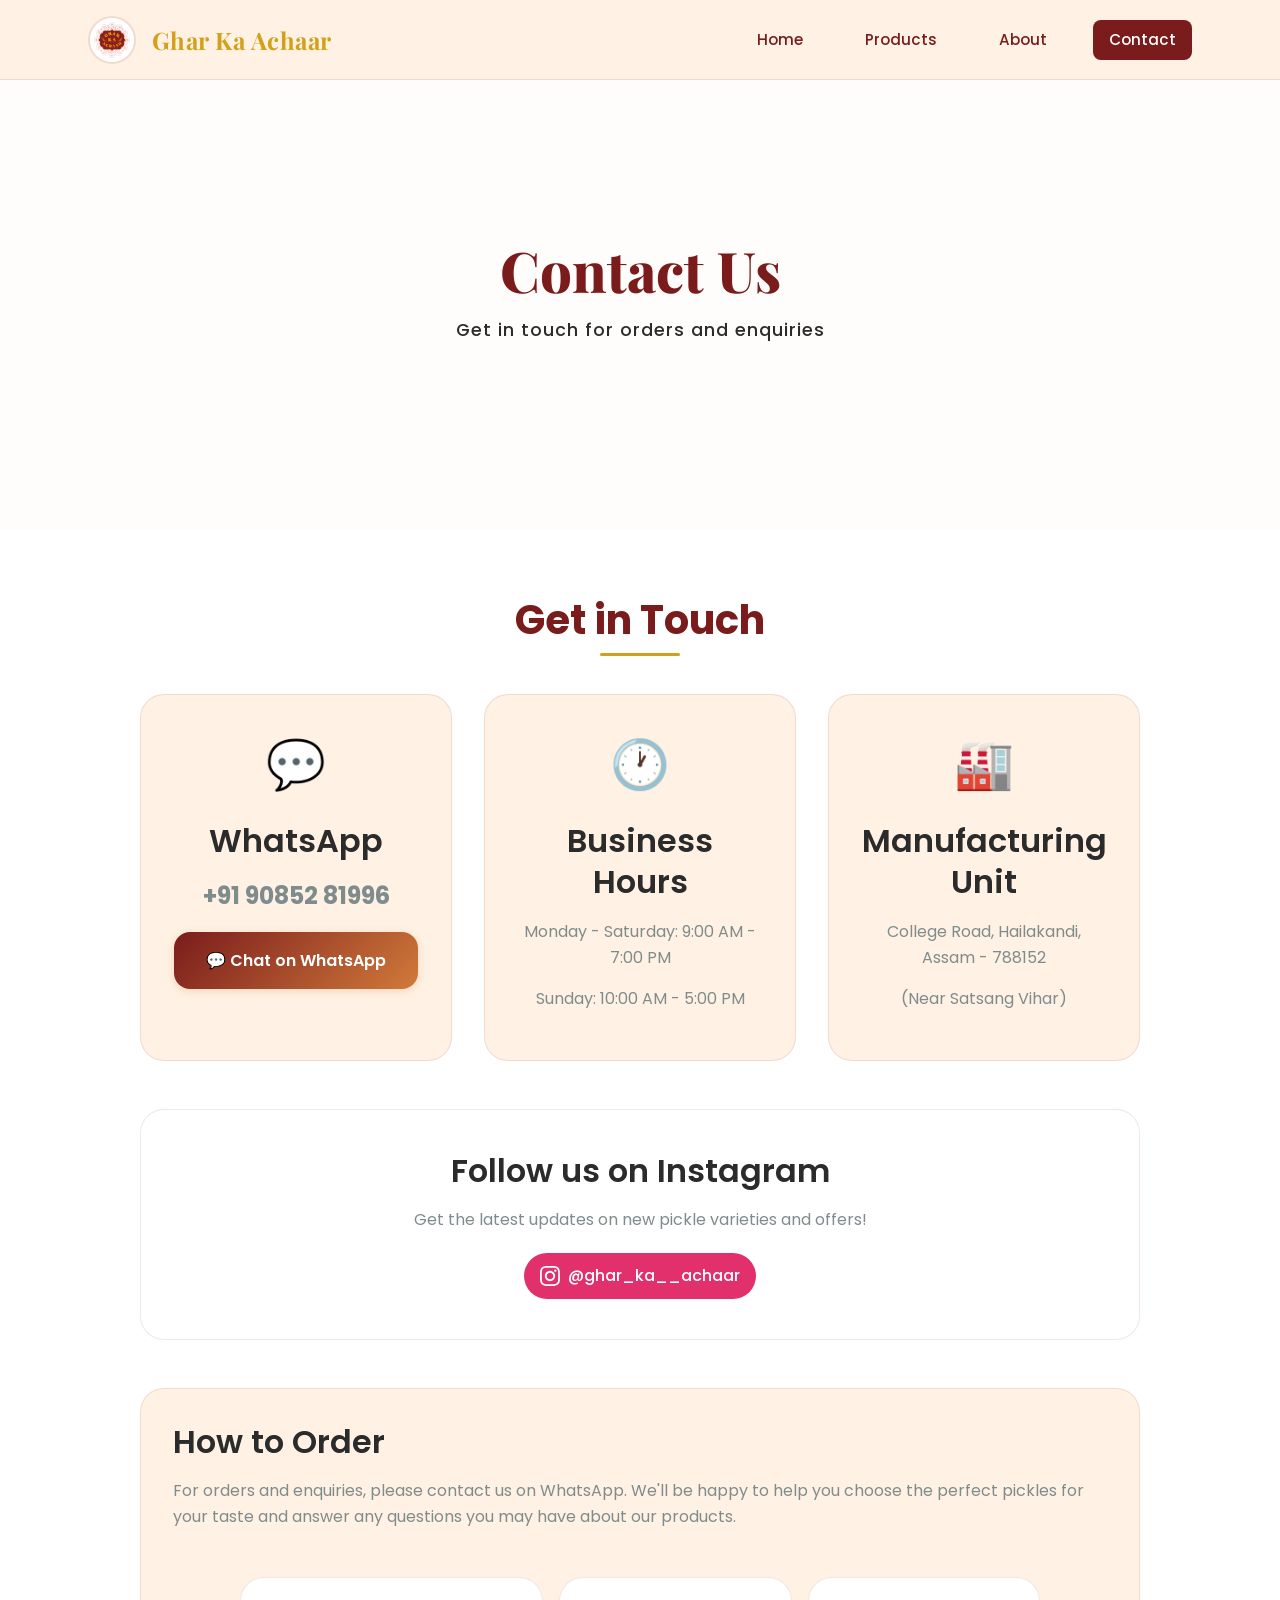
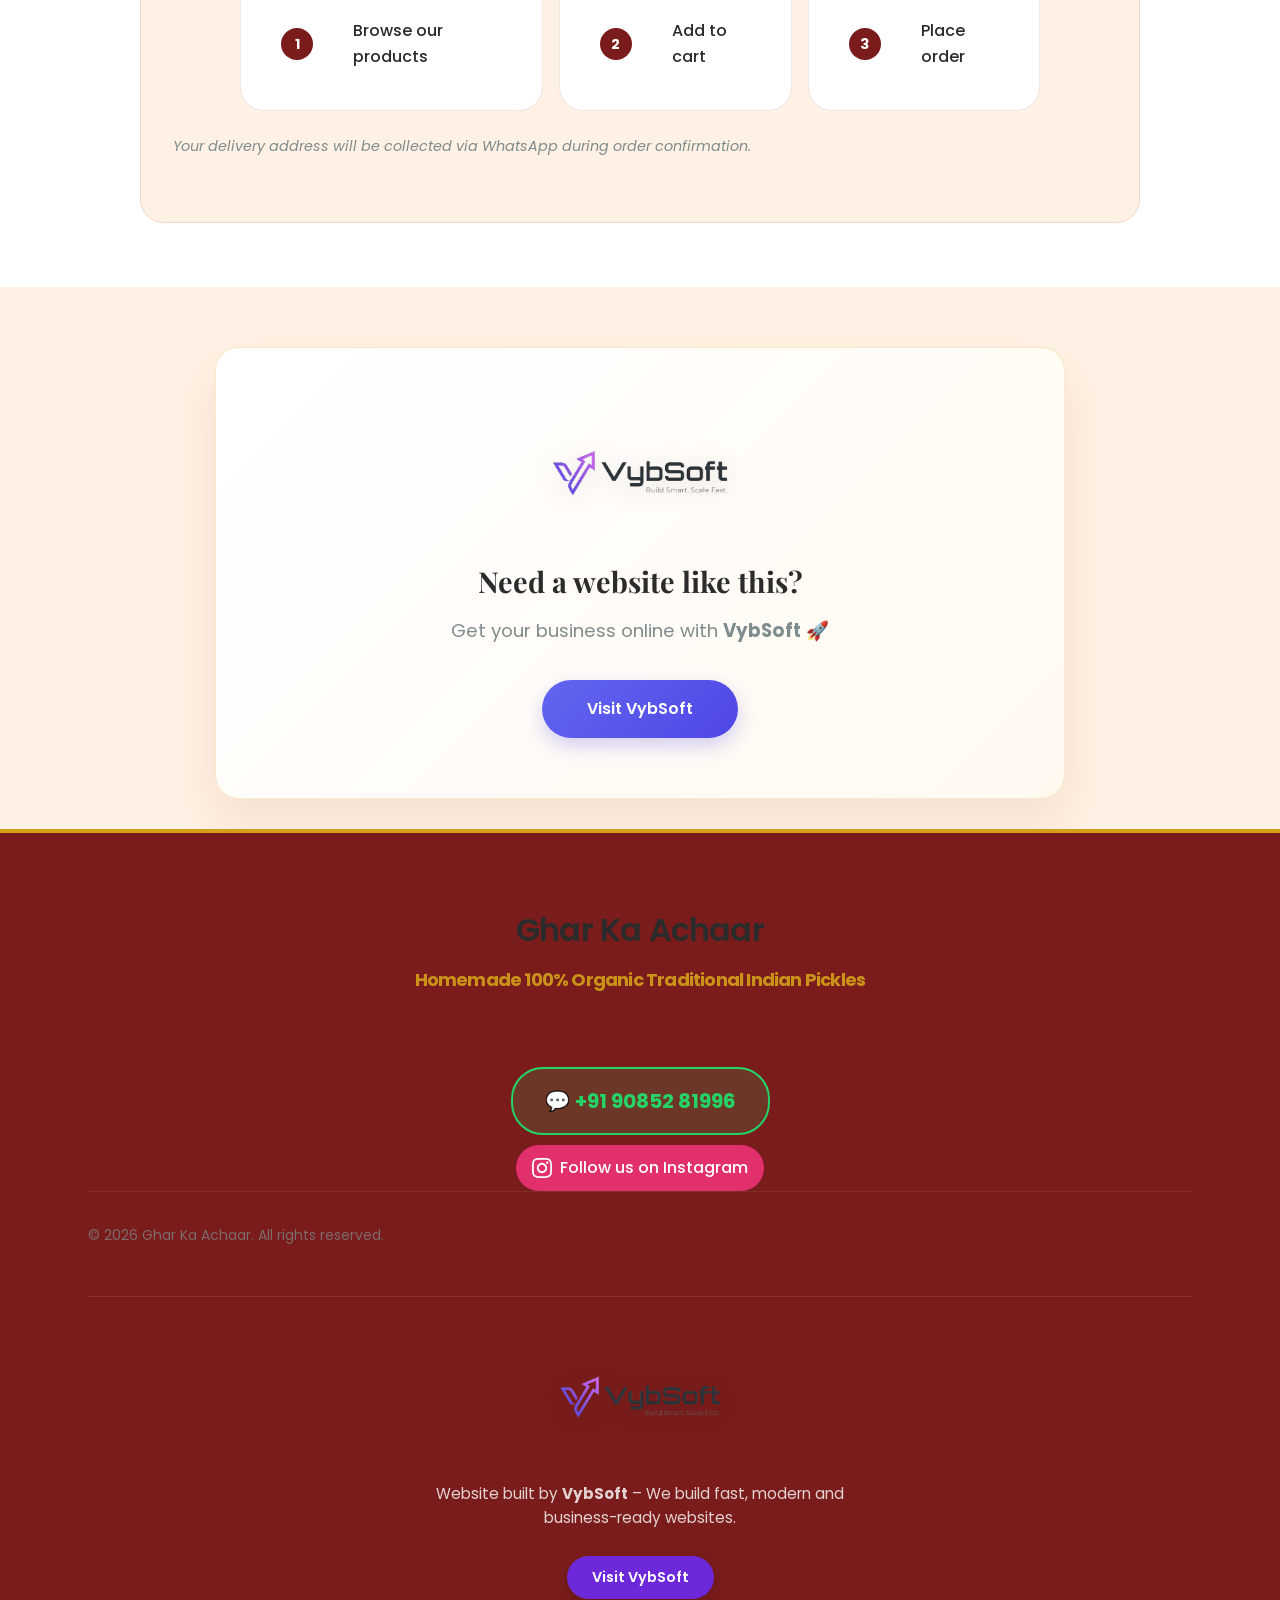
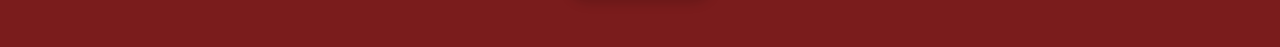
<file: contact.html>
<!DOCTYPE html>
<html lang="en">

<head>
    <meta charset="UTF-8">
    <meta name="viewport" content="width=device-width, initial-scale=1.0">

    <!-- SEO Meta Tags -->
    <meta name="description"
        content="Contact Ghar Ka Achaar for orders and enquiries. Call or WhatsApp us at +91 90852 81996. Fresh homemade organic pickles delivered to your home.">
    <meta name="keywords"
        content="contact Ghar Ka Achaar, WhatsApp order, pickle order, homemade pickles contact, customer service">
    <meta name="author" content="Ghar Ka Achaar">
    <meta name="robots" content="index, follow">
    <meta name="language" content="English">

    <!-- OpenGraph Meta Tags for Social Sharing -->
    <meta property="og:title" content="Contact Us - Ghar Ka Achaar | Homemade 100% Organic Traditional Indian Pickles">
    <meta property="og:description"
        content="Get in touch with Ghar Ka Achaar for orders and enquiries. WhatsApp us at +91 90852 81996 for fresh homemade pickles.">
    <meta property="og:image" content="https://yourwebsite.com/assets/images/ghar-ka-achaar-share.jpg">
    <meta property="og:image:alt" content="Ghar Ka Achaar - Homemade Indian Pickles">
    <meta property="og:url" content="https://yourwebsite.com/contact.html">
    <meta property="og:type" content="website">
    <meta property="og:site_name" content="Ghar Ka Achaar">
    <meta property="og:locale" content="en_US">

    <title>Contact Us - Ghar Ka Achaar</title>

    <!-- Favicon placeholder -->
    <link rel="icon" type="image/x-icon" href="assets/icons/favicon.ico">
    <link rel="apple-touch-icon" sizes="180x180" href="assets/icons/apple-touch-icon.png">
    <link rel="icon" type="image/png" sizes="32x32" href="assets/icons/favicon-32x32.png">
    <link rel="icon" type="image/png" sizes="16x16" href="assets/icons/favicon-16x16.png">

    <!-- CSS -->
    <link rel="stylesheet" href="css/style.css">

    <!-- Google Fonts -->
    <link rel="preconnect" href="https://fonts.googleapis.com">
    <link rel="preconnect" href="https://fonts.gstatic.com" crossorigin>
    <link
        href="https://fonts.googleapis.com/css2?family=Playfair+Display:wght@600;700&family=Poppins:wght@400;500;600&display=swap"
        rel="stylesheet">

    <!-- Canonical URL -->
    <link rel="canonical" href="https://yourwebsite.com/contact.html">
</head>

<body>
    <!-- Header Section -->
    <header class="header">
        <nav class="navbar">
            <div class="nav-inner">
                <div class="brand-section">
                    <div class="logo-container">
                        <img src="assets/icons/Main_Logo.png" alt="Ghar Ka Achaar Logo" class="brand-logo"
                            onerror="this.style.display='none'; this.nextElementSibling.style.display='flex';">
                        <div class="logo-fallback">
                            <span>GA</span>
                        </div>
                    </div>
                    <div class="brand-text">
                        <a href="index.html">Ghar Ka Achaar</a>
                    </div>
                </div>

                <ul class="nav-links">
                    <li><a href="index.html">Home</a></li>
                    <li><a href="products.html">Products</a></li>
                    <li><a href="about.html">About</a></li>
                    <li><a href="contact.html" class="active">Contact</a></li>
                </ul>

                <div class="hamburger" id="hamburger">
                    <span></span>
                    <span></span>
                    <span></span>
                </div>
            </div>
        </nav>
    </header>

    <!-- Mobile Navigation Menu -->
    <div class="nav-menu" id="nav-menu">
        <ul>
            <li><a href="index.html">Home</a></li>
            <li><a href="products.html">Products</a></li>
            <li><a href="about.html">About</a></li>
            <li><a href="contact.html" class="active">Contact</a></li>
        </ul>
    </div>

    <!-- Hero Section -->
    <section class="hero contact-hero">
        <div class="container">
            <div class="hero-content">
                <h1 class="hero-title">Contact Us</h1>
                <p class="hero-tagline">Get in touch for orders and enquiries</p>
            </div>
        </div>
    </section>

    <!-- Contact Section -->
    <section class="contact">
        <div class="container">
            <div class="contact-content">
                <h2 class="section-title">Get in Touch</h2>

                <div class="contact-info">
                    <div class="contact-card">
                        <div class="contact-icon">💬</div>
                        <h3>WhatsApp</h3>
                        <p class="contact-number">+91 90852 81996</p>
                        <button class="whatsapp-contact-btn" onclick="openWhatsAppContact()">
                            💬 Chat on WhatsApp
                        </button>
                    </div>

                    <div class="contact-card">
                        <div class="contact-icon">🕐</div>
                        <h3>Business Hours</h3>
                        <p>Monday - Saturday: 9:00 AM - 7:00 PM</p>
                        <p>Sunday: 10:00 AM - 5:00 PM</p>
                    </div>

                    <div class="contact-card">
                        <div class="contact-icon">🏭</div>
                        <h3>Manufacturing Unit</h3>
                        <p>College Road, Hailakandi, Assam - 788152</p>
                        <p>(Near Satsang Vihar)</p>
                    </div>
                </div>

                <div class="instagram-section">
                    <h3>Follow us on Instagram</h3>
                    <p>Get the latest updates on new pickle varieties and offers!</p>
                    <div class="social-links">
                        <a href="https://www.instagram.com/ghar_ka__achaar/" target="_blank" class="instagram-btn">
                            <svg class="instagram-icon" viewBox="0 0 24 24"><path d="M12 2.163c3.204 0 3.584.012 4.85.07 3.252.148 4.771 1.691 4.919 4.919.058 1.265.069 1.645.069 4.849 0 3.205-.012 3.584-.069 4.849-.149 3.225-1.664 4.771-4.919 4.919-1.266.058-1.644.07-4.85.07-3.204 0-3.584-.012-4.849-.07-3.26-.149-4.771-1.699-4.919-4.92-.058-1.265-.07-1.644-.07-4.849 0-3.204.013-3.583.07-4.849.149-3.227 1.664-4.771 4.919-4.919 1.266-.057 1.645-.069 4.849-.069zm0-2.163c-3.259 0-3.667.014-4.947.072-4.358.2-6.78 2.618-6.98 6.98-.059 1.281-.073 1.689-.073 4.948 0 3.259.014 3.668.072 4.948.2 4.358 2.618 6.78 6.98 6.98 1.281.058 1.689.072 4.948.072 3.259 0 3.668-.014 4.948-.072 4.354-.2 6.782-2.618 6.979-6.98.059-1.28.073-1.689.073-4.948 0-3.259-.014-3.667-.072-4.947-.196-4.354-2.617-6.78-6.979-6.98-1.281-.059-1.69-.073-4.949-.073zm0 5.838c-3.403 0-6.162 2.759-6.162 6.162s2.759 6.163 6.162 6.163 6.162-2.759 6.162-6.163-2.759-6.162-6.162-6.162zm0 10.162c-2.209 0-4-1.79-4-4s1.791-4 4-4 4 1.791 4 4-1.791 4-4 4zm6.406-11.845c-.796 0-1.441.645-1.441 1.44s.645 1.44 1.441 1.44c.795 0 1.439-.645 1.439-1.44s-.644-1.44-1.439-1.44z"/></svg>
                            @ghar_ka__achaar
                        </a>
                    </div>
                </div>

                <div class="contact-message">
                    <div class="message-card">
                        <h3>How to Order</h3>
                        <p>For orders and enquiries, please contact us on WhatsApp. We'll be happy to help you choose
                            the perfect pickles for your taste and answer any questions you may have about our products.
                        </p>
                        <div class="order-steps">
                            <div class="order-step">
                                <span class="step-number">1</span>
                                <span class="step-text">Browse our products</span>
                            </div>
                            <div class="order-step">
                                <span class="step-number">2</span>
                                <span class="step-text">Add to cart</span>
                            </div>
                            <div class="order-step">
                                <span class="step-number">3</span>
                                <span class="step-text">Place order</span>
                            </div>
                        </div>
                        <p class="order-note" style="margin-top: 1.5rem; font-size: 0.9rem; color: var(--text-light); font-style: italic;">
                            Your delivery address will be collected via WhatsApp during order confirmation.
                        </p>
                    </div>
                </div>
            </div>
        </div>
    </section>
    
    <!-- VybSoft CTA Section -->
    <div class="container">
        <div class="contact-vybsoft-cta">
            <a href="https://vybsoft.com/" target="_blank">
                <img src="assets/icons/VybSoft_Logo.png" alt="VybSoft Logo" class="vybsoft-logo vybsoft-cta-logo">
            </a>
            <h3 class="vybsoft-cta-title">Need a website like this?</h3>
            <p class="vybsoft-cta-text">Get your business online with <strong>VybSoft</strong> 🚀</p>
            <a href="https://vybsoft.com/" target="_blank" class="vybsoft-visit-btn">Visit VybSoft</a>
        </div>
    </div>

    <!-- Footer -->
    <footer class="footer">
        <div class="container">
            <div class="footer-content">
                <div class="footer-brand">
                    <h3>Ghar Ka Achaar</h3>
                    <p class="footer-tagline">Homemade 100% Organic Traditional Indian Pickles</p>
                </div>

                <div class="footer-contact">
                    <a href="https://wa.me/919085281996" class="whatsapp-number" target="_blank"
                        style="text-decoration: none; color: inherit; display: block; margin-bottom: 10px;">
                        💬 <strong>+91 90852 81996</strong>
                    </a>
                    <a href="https://www.instagram.com/ghar_ka__achaar/" target="_blank" class="instagram-btn">
                        <svg class="instagram-icon" viewBox="0 0 24 24"><path d="M12 2.163c3.204 0 3.584.012 4.85.07 3.252.148 4.771 1.691 4.919 4.919.058 1.265.069 1.645.069 4.849 0 3.205-.012 3.584-.069 4.849-.149 3.225-1.664 4.771-4.919 4.919-1.266.058-1.644.07-4.85.07-3.204 0-3.584-.012-4.849-.07-3.26-.149-4.771-1.699-4.919-4.92-.058-1.265-.07-1.644-.07-4.849 0-3.204.013-3.583.07-4.849.149-3.227 1.664-4.771 4.919-4.919 1.266-.057 1.645-.069 4.849-.069zm0-2.163c-3.259 0-3.667.014-4.947.072-4.358.2-6.78 2.618-6.98 6.98-.059 1.281-.073 1.689-.073 4.948 0 3.259.014 3.668.072 4.948.2 4.358 2.618 6.78 6.98 6.98 1.281.058 1.689.072 4.948.072 3.259 0 3.668-.014 4.948-.072 4.354-.2 6.782-2.618 6.979-6.98.059-1.28.073-1.689.073-4.948 0-3.259-.014-3.667-.072-4.947-.196-4.354-2.617-6.78-6.979-6.98-1.281-.059-1.69-.073-4.949-.073zm0 5.838c-3.403 0-6.162 2.759-6.162 6.162s2.759 6.163 6.162 6.163 6.162-2.759 6.162-6.163-2.759-6.162-6.162-6.162zm0 10.162c-2.209 0-4-1.79-4-4s1.791-4 4-4 4 1.791 4 4-1.791 4-4 4zm6.406-11.845c-.796 0-1.441.645-1.441 1.44s.645 1.44 1.441 1.44c.795 0 1.439-.645 1.439-1.44s-.644-1.44-1.439-1.44z"/></svg>
                        Follow us on Instagram
                    </a>
                </div>
            </div>

            <div class="copyright">
                <p>&copy; 2026 Ghar Ka Achaar. All rights reserved.</p>
            </div>

            <!-- VybSoft Branding -->
            <div class="footer-vybsoft">
                <div class="footer-vybsoft-content">
                    <a href="https://vybsoft.com/" target="_blank">
                        <img src="assets/icons/VybSoft_Logo.png" alt="VybSoft Logo" class="vybsoft-logo">
                    </a>
                    <p class="vybsoft-text">Website built by <strong>VybSoft</strong> – We build fast, modern and business-ready websites.</p>
                    <a href="https://vybsoft.com/" target="_blank" class="vybsoft-link">Visit VybSoft</a>
                </div>
            </div>
        </div>
    </footer>

    <!-- Cart Overlay -->
    <div id="cart-overlay" class="cart-overlay"></div>

    <!-- Cart Panel -->
    <div id="cart-panel" class="cart-panel" role="dialog" aria-label="Shopping Cart">
        <div class="cart-header">
            <h3>Your Cart</h3>
            <button class="cart-close-btn" onclick="closeCart()" aria-label="Close cart">&#x2715;</button>
        </div>
        <div id="cart-items" class="cart-items"></div>
        <div class="cart-footer">
            <div class="cart-total-row">
                <span>Total</span>
                <span id="cart-total">₹0</span>
            </div>
            <button class="checkout-btn" onclick="checkoutWhatsApp()">Checkout on WhatsApp</button>
            <button class="clear-cart-btn" onclick="clearCart()">Clear cart</button>
        </div>
    </div>

    <!-- Toast -->
    <div id="cart-toast" class="cart-toast"></div>

    <!-- JavaScript -->
    <script src="js/main.js"></script>
    <script src="js/cart.js"></script>
    <script>
        // Mobile menu toggle
        document.addEventListener('DOMContentLoaded', function () {
            var hamburger = document.getElementById('hamburger');
            var navMenu = document.querySelector('.nav-menu');
            if (hamburger && navMenu) {
                hamburger.addEventListener('click', function () {
                    hamburger.classList.toggle('active');
                    navMenu.classList.toggle('active');
                });
                hamburger.addEventListener('touchstart', function () {
                    hamburger.classList.toggle('active');
                    navMenu.classList.toggle('active');
                });
                document.addEventListener('click', function (event) {
                    if (!hamburger.contains(event.target) && !navMenu.contains(event.target)) {
                        hamburger.classList.remove('active');
                        navMenu.classList.remove('active');
                    }
                });
            }
        });
    </script>
    <script>
        function openWhatsAppContact() {
            const message = `Hello Ghar Ka Achaar 👋
            
I would like to know more about your products and place an order.
Please share details about available pickles and delivery options.
Thank you! 🙏`;

            const encodedMessage = encodeURIComponent(message);
            const whatsappUrl = `https://wa.me/919085281996?text=${encodedMessage}`;
            window.open(whatsappUrl, '_blank');
        }
    </script>
</body>

</html>
</file>
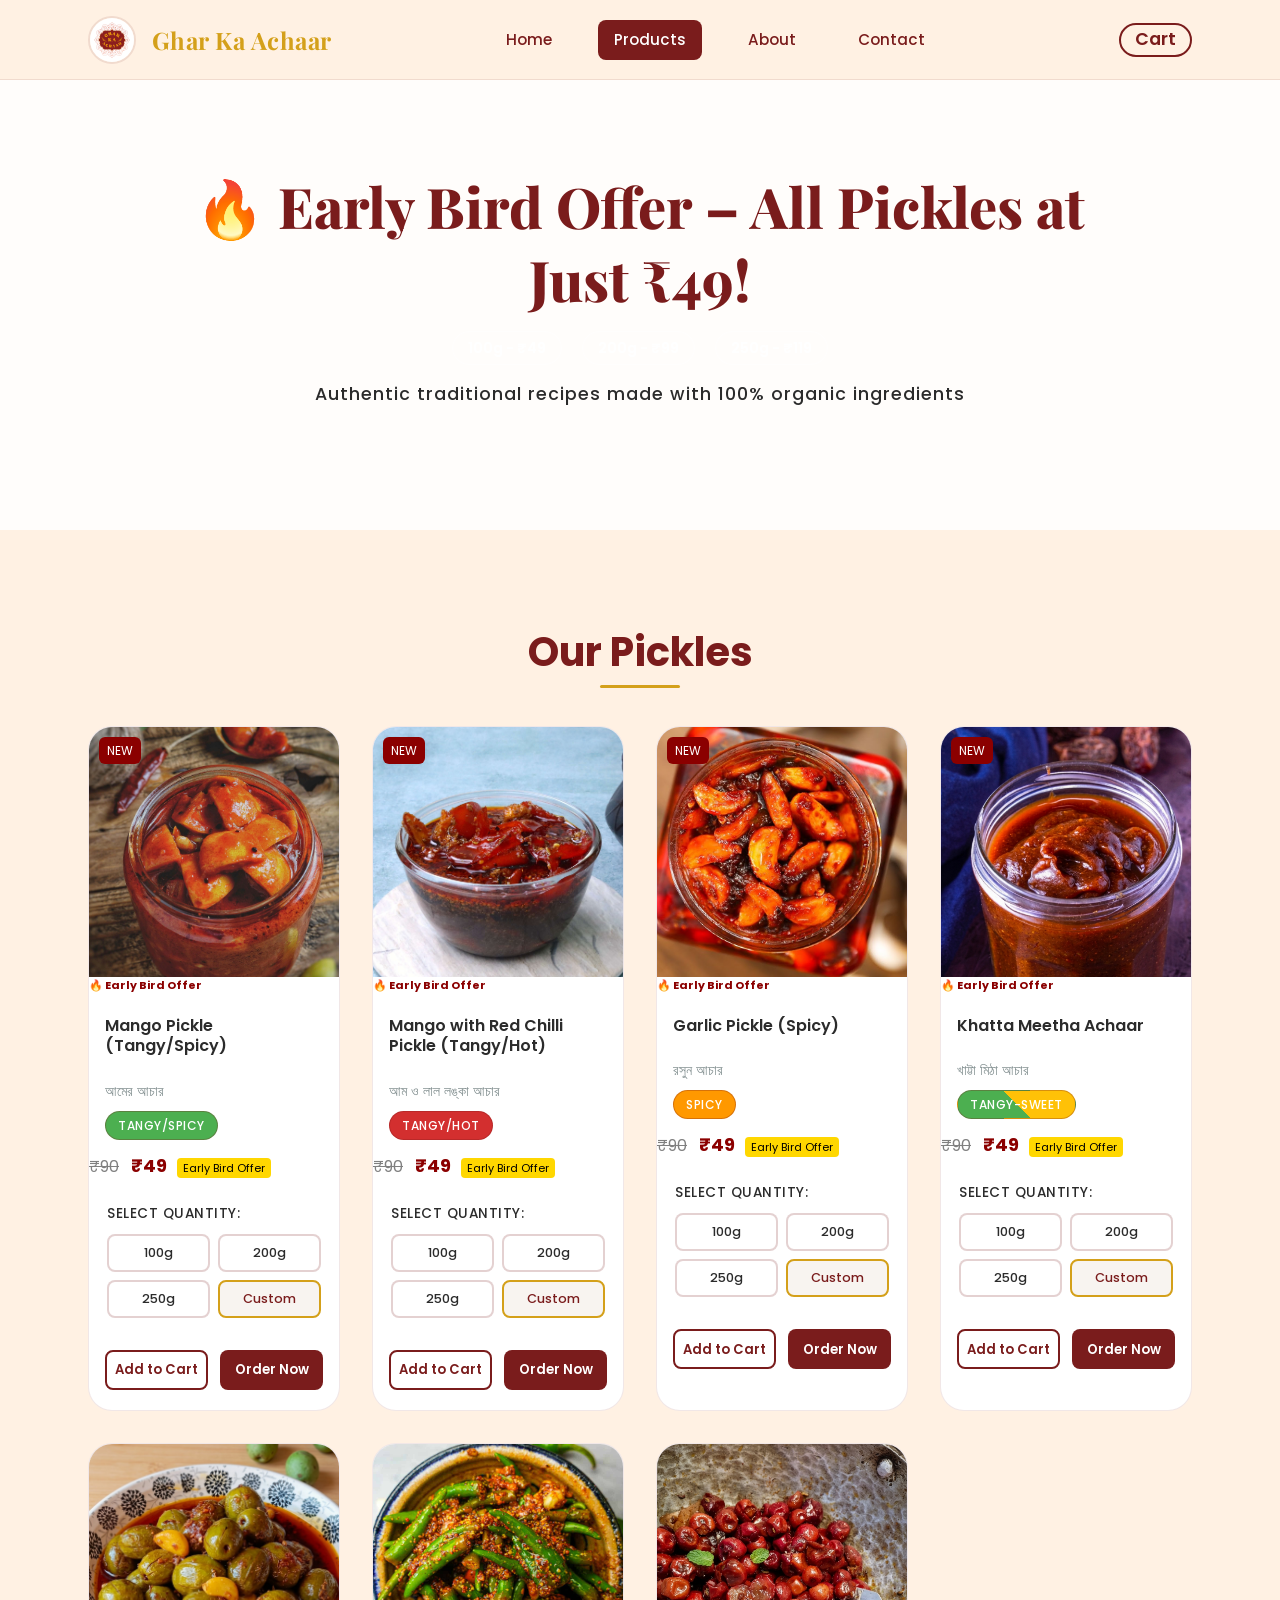
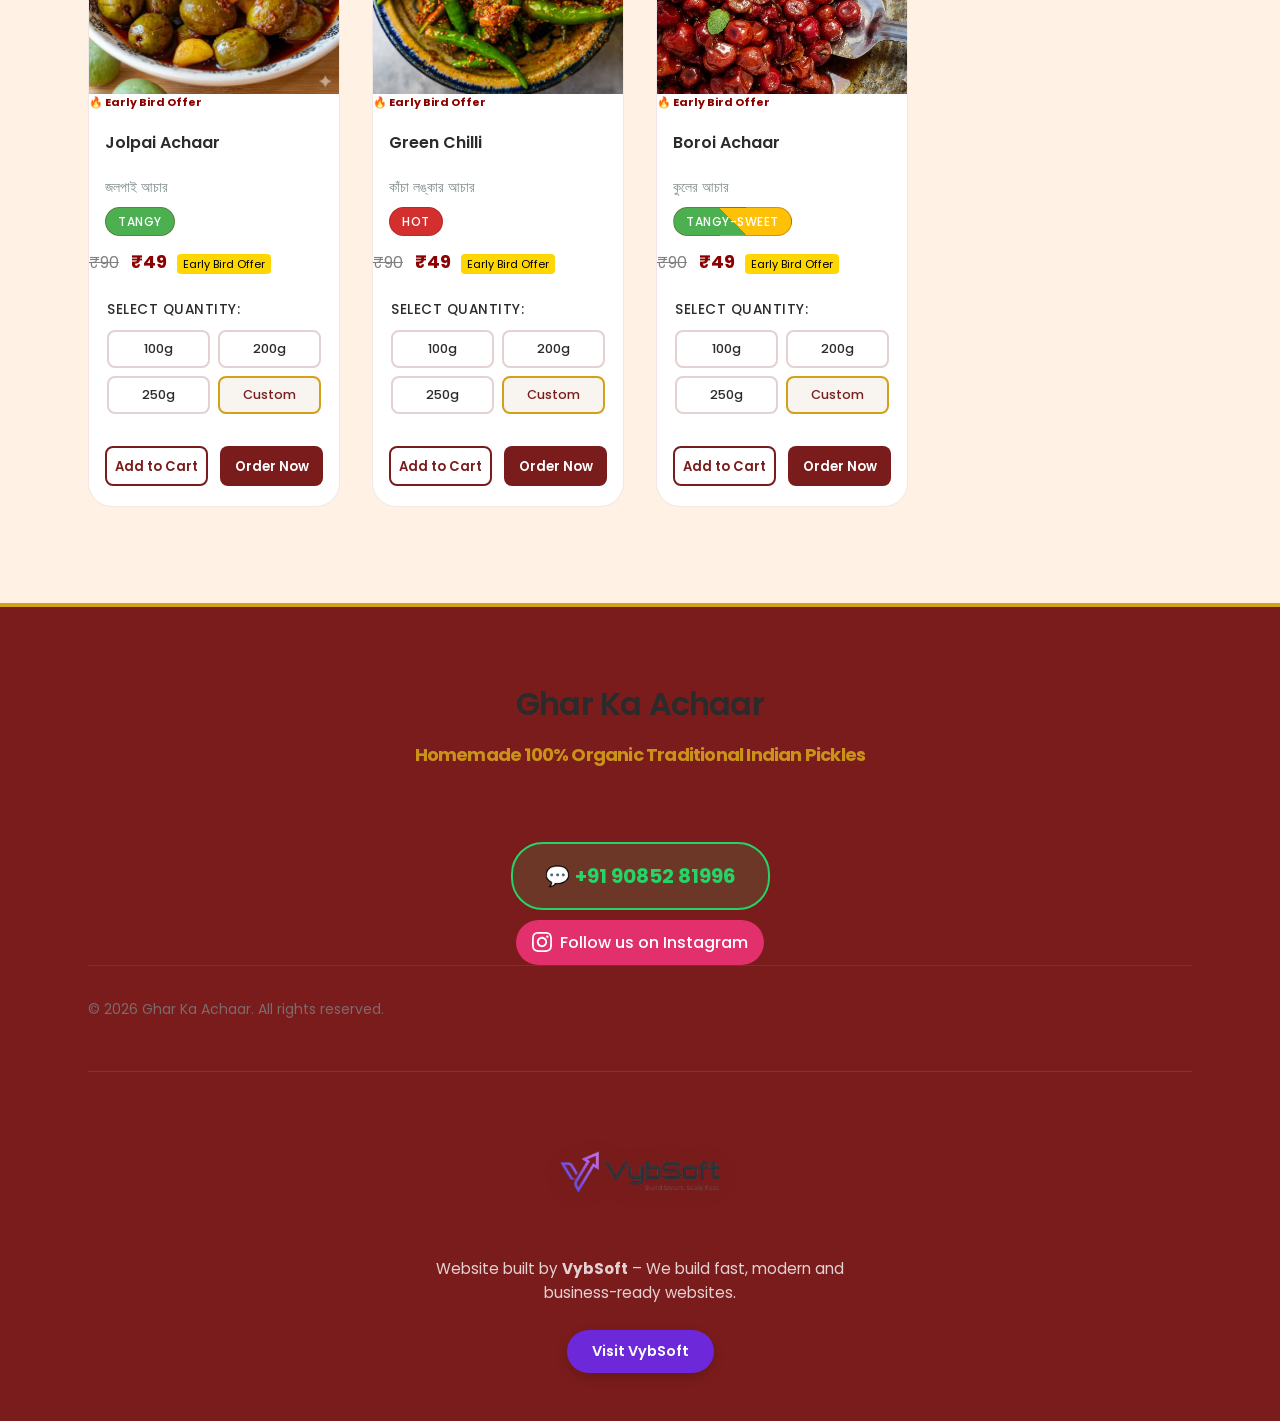
<file: products.html>
<!DOCTYPE html>
<html lang="en">

<head>
    <meta charset="UTF-8">
    <meta name="viewport" content="width=device-width, initial-scale=1.0">

    <!-- SEO Meta Tags -->
    <meta name="description"
        content="Explore our wide range of homemade 100% organic traditional Indian pickles. Mango, Lemon, Mixed Vegetable, Garlic, and more. Order fresh pickles online.">
    <meta name="keywords"
        content="homemade pickles, Indian achaar, mango pickle, lemon pickle, organic pickles, traditional pickles, Ghar Ka Achaar products">
    <meta name="author" content="Ghar Ka Achaar">
    <meta name="robots" content="index, follow">
    <meta name="language" content="English">

    <!-- OpenGraph Meta Tags for Social Sharing -->
    <meta property="og:title" content="Our Pickles - Ghar Ka Achaar | Homemade 100% Organic Traditional Indian Pickles">
    <meta property="og:description"
        content="Discover our authentic homemade pickles made with traditional recipes. Mango, Lemon, Mixed Vegetable, Garlic, and more varieties available.">
    <meta property="og:image" content="https://yourwebsite.com/assets/images/ghar-ka-achaar-share.jpg">
    <meta property="og:image:alt" content="Ghar Ka Achaar - Homemade Indian Pickles">
    <meta property="og:url" content="https://yourwebsite.com/products.html">
    <meta property="og:type" content="website">
    <meta property="og:site_name" content="Ghar Ka Achaar">
    <meta property="og:locale" content="en_US">

    <title>Our Pickles - Ghar Ka Achaar</title>

    <!-- Favicon placeholder -->
    <link rel="icon" type="image/x-icon" href="assets/icons/favicon.ico">
    <link rel="apple-touch-icon" sizes="180x180" href="assets/icons/apple-touch-icon.png">
    <link rel="icon" type="image/png" sizes="32x32" href="assets/icons/favicon-32x32.png">
    <link rel="icon" type="image/png" sizes="16x16" href="assets/icons/favicon-16x16.png">

    <!-- CSS -->
    <link rel="stylesheet" href="css/style.css">

    <!-- Google Fonts -->
    <link rel="preconnect" href="https://fonts.googleapis.com">
    <link rel="preconnect" href="https://fonts.gstatic.com" crossorigin>
    <link
        href="https://fonts.googleapis.com/css2?family=Playfair+Display:wght@600;700&family=Poppins:wght@400;500;600&display=swap"
        rel="stylesheet">

    <!-- Canonical URL -->
    <link rel="canonical" href="https://yourwebsite.com/products.html">
</head>

<body>
    <!-- Header Section -->
    <header class="header">
        <nav class="navbar">
            <div class="nav-inner">
                <div class="brand-section">
                    <div class="logo-container">
                        <img src="assets/icons/Main_Logo.png" alt="Ghar Ka Achaar Logo" class="brand-logo"
                            onerror="this.style.display='none'; this.nextElementSibling.style.display='flex';">
                        <div class="logo-fallback">
                            <span>GA</span>
                        </div>
                    </div>
                    <div class="brand-text">
                        <a href="index.html">Ghar Ka Achaar</a>
                    </div>
                </div>

                <ul class="nav-links">
                    <li><a href="index.html">Home</a></li>
                    <li><a href="products.html" class="active">Products</a></li>
                    <li><a href="about.html">About</a></li>
                    <li><a href="contact.html">Contact</a></li>
                </ul>

                <button class="cart-icon-btn" onclick="openCart()" aria-label="Open cart">
                    Cart <span class="cart-badge">0</span>
                </button>

                <div class="hamburger" id="hamburger">
                    <span></span>
                    <span></span>
                    <span></span>
                </div>
            </div>
        </nav>
    </header>

    <!-- Mobile Navigation Menu -->
    <div class="nav-menu" id="nav-menu">
        <ul>
            <li><a href="index.html">Home</a></li>
            <li><a href="products.html" class="active">Products</a></li>
            <li><a href="about.html">About</a></li>
            <li><a href="contact.html">Contact</a></li>
        </ul>
    </div>

    <!-- Hero Section -->
    <section class="hero products-hero">
        <div class="container">
            <div class="hero-content">
                <h1 class="hero-title">🔥 Early Bird Offer – All Pickles at Just ₹49!</h1>
                <div class="hero-prices" style="display: flex; justify-content: center; gap: 20px; margin: 15px 0; font-weight: 600;">
                    <span style="background: rgba(255, 255, 255, 0.2); padding: 5px 15px; border-radius: 20px; border: 1px solid rgba(255, 255, 255, 0.3);">100g - ₹49</span>
                    <span style="background: rgba(255, 255, 255, 0.2); padding: 5px 15px; border-radius: 20px; border: 1px solid rgba(255, 255, 255, 0.3);">200g - ₹99</span>
                    <span style="background: rgba(255, 255, 255, 0.2); padding: 5px 15px; border-radius: 20px; border: 1px solid rgba(255, 255, 255, 0.3);">250g - ₹119</span>
                </div>
                <p class="hero-tagline">Authentic traditional recipes made with 100% organic ingredients</p>
            </div>
        </div>
    </section>

    <!-- Products Section -->
    <section class="products">
        <div class="container">
            <h2 class="section-title">Our Pickles</h2>

            <div class="products-grid">
                <!-- Mango Pickle (Tangy/Spicy) -->
                <div class="popular-card">
                    <div class="badge-new">NEW</div>
                    <div class="popular-image">
                        <img src="assets/images/Mango_Pickle.jpg" alt="Mango Pickle" loading="lazy">
                    </div>
                    <span class="offer-card-label">🔥 Early Bird Offer</span>
                    <h3>Mango Pickle (Tangy/Spicy)</h3>
                    <p class="bengali-name">আমের আচার</p>
                    <div class="taste-badge tangy">Tangy/Spicy</div>
                    
                    <div class="price-display mb-3">
                        <span class="old-price">₹90</span>
                        <span class="new-price">₹49</span>
                        <span class="offer-tag">Early Bird Offer</span>
                    </div>


                    <div class="quantity-selection">
                        <h4 class="quantity-title">Select Quantity:</h4>
                        <div class="quantity-options-grid">
                            <button class="quantity-btn" data-quantity="100g" data-price="49">100g</button>
                            <button class="quantity-btn" data-quantity="200g" data-price="99">200g</button>
                            <button class="quantity-btn" data-quantity="250g" data-price="119">250g</button>
                            <button class="quantity-btn custom-quantity-btn" data-quantity="custom">Custom</button>
                        </div>
                        <div class="custom-quantity-input" style="display: none;">
                            <input type="number" min="100" placeholder="Enter grams (min 100g)">
                            <span class="custom-note">Price discussed on WhatsApp</span>
                        </div>
                    </div>

                    <div class="card-actions">
                        <button class="add-cart-btn outlined" onclick="addToCartFromCard('Mango Pickle (Tangy/Spicy)', this)">Add to Cart</button>
                        <button class="order-now-btn" onclick="orderNowFromCard('Mango Pickle (Tangy/Spicy)', this)">Order Now</button>
                    </div>
                    <div class="error-message" style="display: none;"></div>
                </div>

                <!-- Mango with Red Chilli Pickle (Tangy/Hot) -->
                <div class="popular-card">
                    <div class="badge-new">NEW</div>
                    <div class="popular-image">
                        <img src="assets/images/Red_Chili_Pickle_1.jpg" alt="Mango with Red Chilli Pickle" loading="lazy">
                    </div>
                    <span class="offer-card-label">🔥 Early Bird Offer</span>
                    <h3>Mango with Red Chilli Pickle (Tangy/Hot)</h3>
                    <p class="bengali-name">আম ও লাল লঙ্কা আচার</p>
                    <div class="taste-badge hot">Tangy/Hot</div>
                    
                    <div class="price-display mb-3">
                        <span class="old-price">₹90</span>
                        <span class="new-price">₹49</span>
                        <span class="offer-tag">Early Bird Offer</span>
                    </div>


                    <div class="quantity-selection">
                        <h4 class="quantity-title">Select Quantity:</h4>
                        <div class="quantity-options-grid">
                            <button class="quantity-btn" data-quantity="100g" data-price="49">100g</button>
                            <button class="quantity-btn" data-quantity="200g" data-price="99">200g</button>
                            <button class="quantity-btn" data-quantity="250g" data-price="119">250g</button>
                            <button class="quantity-btn custom-quantity-btn" data-quantity="custom">Custom</button>
                        </div>
                        <div class="custom-quantity-input" style="display: none;">
                            <input type="number" min="100" placeholder="Enter grams (min 100g)">
                            <span class="custom-note">Price discussed on WhatsApp</span>
                        </div>
                    </div>

                    <div class="card-actions">
                        <button class="add-cart-btn outlined" onclick="addToCartFromCard('Mango with Red Chilli Pickle (Tangy/Hot)', this)">Add to Cart</button>
                        <button class="order-now-btn" onclick="orderNowFromCard('Mango with Red Chilli Pickle (Tangy/Hot)', this)">Order Now</button>
                    </div>
                    <div class="error-message" style="display: none;"></div>
                </div>

                <!-- Garlic Pickle (Spicy) -->
                <div class="popular-card">
                    <div class="badge-new">NEW</div>
                    <div class="popular-image">
                        <img src="assets/images/Garlic_Pickle.jpg" alt="Garlic Pickle" loading="lazy">
                    </div>
                    <span class="offer-card-label">🔥 Early Bird Offer</span>
                    <h3>Garlic Pickle (Spicy)</h3>
                    <p class="bengali-name">রসুন আচার</p>
                    <div class="taste-badge spicy">Spicy</div>
                    
                    <div class="price-display mb-3">
                        <span class="old-price">₹90</span>
                        <span class="new-price">₹49</span>
                        <span class="offer-tag">Early Bird Offer</span>
                    </div>


                    <div class="quantity-selection">
                        <h4 class="quantity-title">Select Quantity:</h4>
                        <div class="quantity-options-grid">
                            <button class="quantity-btn" data-quantity="100g" data-price="49">100g</button>
                            <button class="quantity-btn" data-quantity="200g" data-price="99">200g</button>
                            <button class="quantity-btn" data-quantity="250g" data-price="119">250g</button>
                            <button class="quantity-btn custom-quantity-btn" data-quantity="custom">Custom</button>
                        </div>
                        <div class="custom-quantity-input" style="display: none;">
                            <input type="number" min="100" placeholder="Enter grams (min 100g)">
                            <span class="custom-note">Price discussed on WhatsApp</span>
                        </div>
                    </div>

                    <div class="card-actions">
                        <button class="add-cart-btn outlined" onclick="addToCartFromCard('Garlic Pickle (Spicy)', this)">Add to Cart</button>
                        <button class="order-now-btn" onclick="orderNowFromCard('Garlic Pickle (Spicy)', this)">Order Now</button>
                    </div>
                    <div class="error-message" style="display: none;"></div>
                </div>

                <!-- Khatta Meetha Achaar -->
                <div class="popular-card">
                    <div class="badge-new">NEW</div>
                    <div class="popular-image">
                        <img src="assets/images/Khatta-meetha.png" alt="Khatta Meetha Achaar" loading="lazy">
                    </div>
                    <span class="offer-card-label">🔥 Early Bird Offer</span>
                    <h3>Khatta Meetha Achaar</h3>
                    <p class="bengali-name">খাট্টা মিঠা আচার</p>
                    <div class="taste-badge tangy-sweet">Tangy-Sweet</div>
                    
                    <div class="price-display mb-3">
                        <span class="old-price">₹90</span>
                        <span class="new-price">₹49</span>
                        <span class="offer-tag">Early Bird Offer</span>
                    </div>


                    <div class="quantity-selection">
                        <h4 class="quantity-title">Select Quantity:</h4>
                        <div class="quantity-options-grid">
                            <button class="quantity-btn" data-quantity="100g" data-price="49">100g</button>
                            <button class="quantity-btn" data-quantity="200g" data-price="99">200g</button>
                            <button class="quantity-btn" data-quantity="250g" data-price="119">250g</button>
                            <button class="quantity-btn custom-quantity-btn" data-quantity="custom">Custom</button>
                        </div>
                        <div class="custom-quantity-input" style="display: none;">
                            <input type="number" min="100" placeholder="Enter grams (min 100g)">
                            <span class="custom-note">Price discussed on WhatsApp</span>
                        </div>
                    </div>

                    <div class="card-actions">
                        <button class="add-cart-btn outlined" onclick="addToCartFromCard('Khatta Meetha Achaar', this)">Add to Cart</button>
                        <button class="order-now-btn" onclick="orderNowFromCard('Khatta Meetha Achaar', this)">Order Now</button>
                    </div>
                    <div class="error-message" style="display: none;"></div>
                </div>

                <!-- Jolpai Achaar -->
                <div class="popular-card">
                    <div class="popular-image">
                        <img src="assets/images/Jolpai_Pickle-1.jpg" alt="Jolpai Achaar" loading="lazy">
                    </div>
                    <span class="offer-card-label">🔥 Early Bird Offer</span>
                    <h3>Jolpai Achaar</h3>
                    <p class="bengali-name">জলপাই আচার</p>
                    <div class="taste-badge tangy">Tangy</div>

                    <div class="price-display mb-3">
                        <span class="old-price">₹90</span>
                        <span class="new-price">₹49</span>
                        <span class="offer-tag">Early Bird Offer</span>
                    </div>


                    <div class="quantity-selection">
                        <h4 class="quantity-title">Select Quantity:</h4>
                        <div class="quantity-options-grid">
                            <button class="quantity-btn" data-quantity="100g" data-price="49">100g</button>
                            <button class="quantity-btn" data-quantity="200g" data-price="99">200g</button>
                            <button class="quantity-btn" data-quantity="250g" data-price="119">250g</button>
                            <button class="quantity-btn custom-quantity-btn" data-quantity="custom">Custom</button>
                        </div>
                        <div class="custom-quantity-input" style="display: none;">
                            <input type="number" min="100" placeholder="Enter grams (min 100g)">
                            <span class="custom-note">Price discussed on WhatsApp</span>
                        </div>
                    </div>

                    <div class="card-actions">
                        <button class="add-cart-btn outlined" onclick="addToCartFromCard('Jolpai Achaar', this)">Add to Cart</button>
                        <button class="order-now-btn" onclick="orderNowFromCard('Jolpai Achaar', this)">Order Now</button>
                    </div>
                    <div class="error-message" style="display: none;"></div>
                </div>

                <!-- Green Chilli Achaar -->
                <div class="popular-card">
                    <div class="popular-image">
                        <img src="assets/images/GreenChilli_1.jpg" alt="Green Chilli Achaar" loading="lazy">
                    </div>
                    <span class="offer-card-label">🔥 Early Bird Offer</span>
                    <h3>Green Chilli</h3>
                    <p class="bengali-name">কাঁচা লঙ্কার আচার</p>
                    <div class="taste-badge hot">Hot</div>
                    
                    <div class="price-display mb-3">
                        <span class="old-price">₹90</span>
                        <span class="new-price">₹49</span>
                        <span class="offer-tag">Early Bird Offer</span>
                    </div>


                    <div class="quantity-selection">
                        <h4 class="quantity-title">Select Quantity:</h4>
                        <div class="quantity-options-grid">
                            <button class="quantity-btn" data-quantity="100g" data-price="49">100g</button>
                            <button class="quantity-btn" data-quantity="200g" data-price="99">200g</button>
                            <button class="quantity-btn" data-quantity="250g" data-price="119">250g</button>
                            <button class="quantity-btn custom-quantity-btn" data-quantity="custom">Custom</button>
                        </div>
                        <div class="custom-quantity-input" style="display: none;">
                            <input type="number" min="100" placeholder="Enter grams (min 100g)">
                            <span class="custom-note">Price discussed on WhatsApp</span>
                        </div>
                    </div>

                    <div class="card-actions">
                        <button class="add-cart-btn outlined" onclick="addToCartFromCard('Green Chilli Achaar', this)">Add to Cart</button>
                        <button class="order-now-btn" onclick="orderNowFromCard('Green Chilli Achaar', this)">Order Now</button>
                    </div>
                    <div class="error-message" style="display: none;"></div>
                </div>

                <!-- Boroi Achaar -->
                <div class="popular-card">
                    <div class="popular-image">
                        <img src="assets/images/jujube.jpg" alt="Boroi Achaar" loading="lazy">
                    </div>
                    <span class="offer-card-label">🔥 Early Bird Offer</span>
                    <h3>Boroi Achaar</h3>
                    <p class="bengali-name">কুলের আচার</p>
                    <div class="taste-badge tangy-sweet">Tangy-Sweet</div>
                    
                    <div class="price-display mb-3">
                        <span class="old-price">₹90</span>
                        <span class="new-price">₹49</span>
                        <span class="offer-tag">Early Bird Offer</span>
                    </div>


                    <div class="quantity-selection">
                        <h4 class="quantity-title">Select Quantity:</h4>
                        <div class="quantity-options-grid">
                            <button class="quantity-btn" data-quantity="100g" data-price="49">100g</button>
                            <button class="quantity-btn" data-quantity="200g" data-price="99">200g</button>
                            <button class="quantity-btn" data-quantity="250g" data-price="119">250g</button>
                            <button class="quantity-btn custom-quantity-btn" data-quantity="custom">Custom</button>
                        </div>
                        <div class="custom-quantity-input" style="display: none;">
                            <input type="number" min="100" placeholder="Enter grams (min 100g)">
                            <span class="custom-note">Price discussed on WhatsApp</span>
                        </div>
                    </div>

                    <div class="card-actions">
                        <button class="add-cart-btn outlined" onclick="addToCartFromCard('Boroi Achaar', this)">Add to Cart</button>
                        <button class="order-now-btn" onclick="orderNowFromCard('Boroi Achaar', this)">Order Now</button>
                    </div>
                    <div class="error-message" style="display: none;"></div>
                </div>
            </div>
        </div>
    </section>

    <!-- Trust Section -->
    <footer class="footer">
        <div class="container">
            <div class="footer-content">
                <div class="footer-brand">
                    <h3>Ghar Ka Achaar</h3>
                    <p class="footer-tagline">Homemade 100% Organic Traditional Indian Pickles</p>
                </div>

                    <div class="footer-contact">
                        <a href="https://wa.me/919085281996" class="whatsapp-number" target="_blank"
                            style="text-decoration: none; color: inherit; display: block; margin-bottom: 10px;">
                            💬 <strong>+91 90852 81996</strong>
                        </a>
                        <a href="https://www.instagram.com/ghar_ka__achaar/" target="_blank" class="instagram-btn">
                            <svg class="instagram-icon" viewBox="0 0 24 24"><path d="M12 2.163c3.204 0 3.584.012 4.85.07 3.252.148 4.771 1.691 4.919 4.919.058 1.265.069 1.645.069 4.849 0 3.205-.012 3.584-.069 4.849-.149 3.225-1.664 4.771-4.919 4.919-1.266.058-1.644.07-4.85.07-3.204 0-3.584-.012-4.849-.07-3.26-.149-4.771-1.699-4.919-4.92-.058-1.265-.07-1.644-.07-4.849 0-3.204.013-3.583.07-4.849.149-3.227 1.664-4.771 4.919-4.919 1.266-.057 1.645-.069 4.849-.069zm0-2.163c-3.259 0-3.667.014-4.947.072-4.358.2-6.78 2.618-6.98 6.98-.059 1.281-.073 1.689-.073 4.948 0 3.259.014 3.668.072 4.948.2 4.358 2.618 6.78 6.98 6.98 1.281.058 1.689.072 4.948.072 3.259 0 3.668-.014 4.948-.072 4.354-.2 6.782-2.618 6.979-6.98.059-1.28.073-1.689.073-4.948 0-3.259-.014-3.667-.072-4.947-.196-4.354-2.617-6.78-6.979-6.98-1.281-.059-1.69-.073-4.949-.073zm0 5.838c-3.403 0-6.162 2.759-6.162 6.162s2.759 6.163 6.162 6.163 6.162-2.759 6.162-6.163-2.759-6.162-6.162-6.162zm0 10.162c-2.209 0-4-1.79-4-4s1.791-4 4-4 4 1.791 4 4-1.791 4-4 4zm6.406-11.845c-.796 0-1.441.645-1.441 1.44s.645 1.44 1.441 1.44c.795 0 1.439-.645 1.439-1.44s-.644-1.44-1.439-1.44z"/></svg>
                            Follow us on Instagram
                        </a>
                    </div>
            </div>

            <div class="copyright">
                <p>&copy; 2026 Ghar Ka Achaar. All rights reserved.</p>
            </div>

            <!-- VybSoft Branding -->
            <div class="footer-vybsoft">
                <div class="footer-vybsoft-content">
                    <a href="https://vybsoft.com/" target="_blank">
                        <img src="assets/icons/VybSoft_Logo.png" alt="VybSoft Logo" class="vybsoft-logo">
                    </a>
                    <p class="vybsoft-text">Website built by <strong>VybSoft</strong> – We build fast, modern and business-ready websites.</p>
                    <a href="https://vybsoft.com/" target="_blank" class="vybsoft-link">Visit VybSoft</a>
                </div>
            </div>
        </div>
    </footer>

    <!-- Cart Overlay -->
    <div id="cart-overlay" class="cart-overlay"></div>

    <!-- Cart Panel -->
    <div id="cart-panel" class="cart-panel" role="dialog" aria-label="Shopping Cart">
        <div class="cart-header">
            <h3>Your Cart</h3>
            <button class="cart-close-btn" onclick="closeCart()" aria-label="Close cart">&#x2715;</button>
        </div>
        <div id="cart-items" class="cart-items"></div>
        <div class="cart-footer">
            <div class="cart-total-row">
                <span>Total</span>
                <span id="cart-total">₹0</span>
            </div>
            <button class="checkout-btn" onclick="checkoutWhatsApp()">Checkout on WhatsApp</button>
            <button class="clear-cart-btn" onclick="clearCart()">Clear cart</button>
        </div>
    </div>

    <!-- Toast -->
    <div id="cart-toast" class="cart-toast"></div>

    <!-- JavaScript -->
    <script src="js/main.js"></script>
    <script src="js/cart.js"></script>
    <script>
        // Mobile menu toggle
        document.addEventListener('DOMContentLoaded', function () {
            var hamburger = document.getElementById('hamburger');
            var navMenu = document.querySelector('.nav-menu');
            if (hamburger && navMenu) {
                hamburger.addEventListener('click', function () {
                    hamburger.classList.toggle('active');
                    navMenu.classList.toggle('active');
                });
                hamburger.addEventListener('touchstart', function () {
                    hamburger.classList.toggle('active');
                    navMenu.classList.toggle('active');
                });
                document.addEventListener('click', function (event) {
                    if (!hamburger.contains(event.target) && !navMenu.contains(event.target)) {
                        hamburger.classList.remove('active');
                        navMenu.classList.remove('active');
                    }
                });
            }
        });
    </script>
</body>

</html>
</file>
<file: css/style.css>
/* CSS Variables for Traditional Indian Kitchen */
:root {
    /* Brand Colors */
    --primary-maroon: #7A1C1C;
    --secondary-gold: #D4A01A;
    --background-cream: #FFF1E3;
    --text-charcoal: #2B2B2B;

    /* Legacy Colors (keeping for compatibility) */
    --primary-achaar: #7A1C1C;
    --accent-chilli: #D4A01A;
    --accent-turmeric: #D4A01A;
    --accent-garlic: #95A5A6;
    --accent-coriander: #27AE60;
    --text-dark: #2B2B2B;
    --text-light: #7F8C8D;
    --text-lighter: #BDC3C7;
    --bg-warm: #FFF1E3;
    --bg-cream: #FFF1E3;
    --card-bg: #FFFFFF;
    --border-light: rgba(122, 28, 28, 0.1);
    --border-medium: rgba(122, 28, 28, 0.2);
    --shadow-soft: 0 2px 8px rgba(0, 0, 0, 0.08);
    --shadow-hover: 0 8px 20px rgba(0, 0, 0, 0.12);

    /* Typography */
    --font-brand: 'Playfair Display', serif;
    --font-body: 'Poppins', sans-serif;
    --font-weight-brand: 700;
    --font-weight-heading: 600;
    --font-weight-body: 400;
    --font-weight-medium: 500;

    /* Spacing */
    --spacing-xs: 0.25rem;
    --spacing-sm: 0.5rem;
    --spacing-md: 1rem;
    --spacing-lg: 1.5rem;
    --spacing-xl: 2rem;
    --spacing-xxl: 3rem;
}

/* Reset and Base Styles */
* {
    margin: 0;
    padding: 0;
    box-sizing: border-box;
}

html {
    scroll-behavior: smooth;
    font-size: 16px;
}

body {
    font-family: var(--font-body);
    line-height: 1.6;
    color: var(--text-dark);
    background-color: var(--bg-warm);
    font-size: 16px;
    -webkit-font-smoothing: antialiased;
    -moz-osx-font-smoothing: grayscale;
    margin: 0;
    padding: 0;
    overflow-x: hidden;
}

/* Container */
.container {
    width: 100%;
    max-width: 1200px;
    margin: 0 auto;
    padding: 0 16px;
}

/* Grid System */
.products-grid {
    display: grid;
    grid-template-columns: 1fr;
    gap: 1.5rem;
}

/* Responsive Grid */
@media (min-width: 768px) {
    .products-grid {
        grid-template-columns: repeat(2, 1fr);
        gap: 2rem;
    }
}

@media (min-width: 1024px) {
    .products-grid {
        grid-template-columns: repeat(3, 1fr);
        gap: 2rem;
    }
}

@media (min-width: 1280px) {
    .products-grid {
        grid-template-columns: repeat(4, 1fr);
        gap: 2rem;
    }
}

/* Typography */
h1,
h2,
h3,
h4,
h5,
h6 {
    font-weight: 600;
    line-height: 1.3;
    color: var(--text-dark);
    margin-bottom: 1rem;
}

h1 {
    font-size: 2.5rem;
}

h2 {
    font-size: 2rem;
    margin-bottom: 20px;
}

h3 {
    font-size: 1.5rem;
}

h4 {
    font-size: 1.25rem;
}

h5 {
    font-size: 1.125rem;
}

h6 {
    font-size: 1rem;
}

p {
    margin-bottom: 1rem;
    color: var(--text-light);
}

a {
    color: var(--primary-achaar);
    text-decoration: none;
    transition: color 0.3s ease;
}

a:hover {
    color: var(--accent-chilli);
}

/* Lists */
ul,
ol {
    margin-bottom: 1rem;
    padding-left: 2rem;
}

li {
    margin-bottom: 0.5rem;
}

/* Images */
img {
    max-width: 100%;
    height: auto;
    display: block;
    object-fit: cover;
}

/* Image optimization for performance */
.product-image {
    position: relative;
    background-color: var(--light-gray);
    aspect-ratio: 16/9;
    overflow: hidden;
}

.product-img {
    position: absolute;
    top: 0;
    left: 0;
    width: 100%;
    height: 100%;
    object-fit: cover;
    transition: transform 0.3s ease;
}

/* Prevent layout shift */
.product-image::before {
    content: '';
    display: block;
    padding-top: 56.25%;
    /* 16:9 aspect ratio */
}

/* Lazy loading fade-in */
img[loading="lazy"] {
    opacity: 0;
    transition: opacity 0.3s ease;
}

img[loading="lazy"].loaded {
    opacity: 1;
}

/* Mobile image optimization */
@media (max-width: 768px) {
    .product-image {
        aspect-ratio: 4/3;
    }

    .product-image::before {
        padding-top: 75%;
        /* 4:3 aspect ratio */
    }
}

@media (max-width: 480px) {
    .product-image {
        aspect-ratio: 1/1;
    }

    .product-image::before {
        padding-top: 100%;
        /* 1:1 aspect ratio */
    }
}

/* Buttons */
button {
    border: none;
    background: none;
    font-family: inherit;
    cursor: pointer;
    transition: all 0.3s ease;
}

/* Form Elements */
input,
select,
textarea {
    font-family: inherit;
    font-size: inherit;
    line-height: inherit;
    border: 1px solid var(--gray);
    border-radius: 0.25rem;
    padding: 0.5rem;
}

input:focus,
select:focus,
textarea:focus {
    outline: none;
    border-color: var(--traditional-red);
    box-shadow: 0 0 0 2px rgba(220, 20, 60, 0.2);
}

/* Utility Classes */
.text-center {
    text-align: center;
}

.text-left {
    text-align: left;
}

.text-right {
    text-align: right;
}

.font-bold {
    font-weight: 700;
}

.font-semibold {
    font-weight: 600;
}

.font-medium {
    font-weight: 500;
}

.font-normal {
    font-weight: 400;
}

/* Margin Utilities */
.m-0 {
    margin: 0;
}

.m-1 {
    margin: 0.25rem;
}

.m-2 {
    margin: 0.5rem;
}

.m-3 {
    margin: 0.75rem;
}

.m-4 {
    margin: 1rem;
}

.m-5 {
    margin: 1.25rem;
}

.m-6 {
    margin: 1.5rem;
}

.m-8 {
    margin: 2rem;
}

.m-10 {
    margin: 2.5rem;
}

.m-12 {
    margin: 3rem;
}

.m-16 {
    margin: 4rem;
}

.m-20 {
    margin: 5rem;
}

.mt-0 {
    margin-top: 0;
}

.mt-1 {
    margin-top: 0.25rem;
}

.mt-2 {
    margin-top: 0.5rem;
}

.mt-3 {
    margin-top: 0.75rem;
}

.mt-4 {
    margin-top: 1rem;
}

.mt-5 {
    margin-top: 1.25rem;
}

.mt-6 {
    margin-top: 1.5rem;
}

.mt-8 {
    margin-top: 2rem;
}

.mt-10 {
    margin-top: 2.5rem;
}

.mt-12 {
    margin-top: 3rem;
}

.mt-16 {
    margin-top: 4rem;
}

.mt-20 {
    margin-top: 5rem;
}

.mb-0 {
    margin-bottom: 0;
}

.mb-1 {
    margin-bottom: 0.25rem;
}

.mb-2 {
    margin-bottom: 0.5rem;
}

.mb-3 {
    margin-bottom: 0.75rem;
}

.mb-4 {
    margin-bottom: 1rem;
}

.mb-5 {
    margin-bottom: 1.25rem;
}

.mb-6 {
    margin-bottom: 1.5rem;
}

.mb-8 {
    margin-bottom: 2rem;
}

.mb-10 {
    margin-bottom: 2.5rem;
}

.mb-12 {
    margin-bottom: 3rem;
}

.mb-16 {
    margin-bottom: 4rem;
}

.mb-20 {
    margin-bottom: 5rem;
}

.ml-0 {
    margin-left: 0;
}

.ml-1 {
    margin-left: 0.25rem;
}

.ml-2 {
    margin-left: 0.5rem;
}

.ml-3 {
    margin-left: 0.75rem;
}

.ml-4 {
    margin-left: 1rem;
}

.ml-5 {
    margin-left: 1.25rem;
}

.ml-6 {
    margin-left: 1.5rem;
}

.ml-8 {
    margin-left: 2rem;
}

.ml-10 {
    margin-left: 2.5rem;
}

.ml-12 {
    margin-left: 3rem;
}

.mr-0 {
    margin-right: 0;
}

.mr-1 {
    margin-right: 0.25rem;
}

.mr-2 {
    margin-right: 0.5rem;
}

.mr-3 {
    margin-right: 0.75rem;
}

.mr-4 {
    margin-right: 1rem;
}

.mr-5 {
    margin-right: 1.25rem;
}

.mr-6 {
    margin-right: 1.5rem;
}

.mr-8 {
    margin-right: 2rem;
}

.mr-10 {
    margin-right: 2.5rem;
}

.mr-12 {
    margin-right: 3rem;
}

.mx-auto {
    margin-left: auto;
    margin-right: auto;
}

.my-auto {
    margin-top: auto;
    margin-bottom: auto;
}

/* Padding Utilities */
.p-0 {
    padding: 0;
}

.p-1 {
    padding: 0.25rem;
}

.p-2 {
    padding: 0.5rem;
}

.p-3 {
    padding: 0.75rem;
}

.p-4 {
    padding: 1rem;
}

.p-5 {
    padding: 1.25rem;
}

.p-6 {
    padding: 1.5rem;
}

.p-8 {
    padding: 2rem;
}

.p-10 {
    padding: 2.5rem;
}

.p-12 {
    padding: 3rem;
}

.p-16 {
    padding: 4rem;
}

.p-20 {
    padding: 5rem;
}

.pt-0 {
    padding-top: 0;
}

.pt-1 {
    padding-top: 0.25rem;
}

.pt-2 {
    padding-top: 0.5rem;
}

.pt-3 {
    padding-top: 0.75rem;
}

.pt-4 {
    padding-top: 1rem;
}

.pt-5 {
    padding-top: 1.25rem;
}

.pt-6 {
    padding-top: 1.5rem;
}

.pt-8 {
    padding-top: 2rem;
}

.pt-10 {
    padding-top: 2.5rem;
}

.pt-12 {
    padding-top: 3rem;
}

.pt-16 {
    padding-top: 4rem;
}

.pt-20 {
    padding-top: 5rem;
}

.pb-0 {
    padding-bottom: 0;
}

.pb-1 {
    padding-bottom: 0.25rem;
}

.pb-2 {
    padding-bottom: 0.5rem;
}

.pb-3 {
    padding-bottom: 0.75rem;
}

.pb-4 {
    padding-bottom: 1rem;
}

.pb-5 {
    padding-bottom: 1.25rem;
}

.pb-6 {
    padding-bottom: 1.5rem;
}

.pb-8 {
    padding-bottom: 2rem;
}

.pb-10 {
    padding-bottom: 2.5rem;
}

.pb-12 {
    padding-bottom: 3rem;
}

.pb-16 {
    padding-bottom: 4rem;
}

/* Hero Section Redesign */
/* Hero Section Redesign */
.hero {
    position: relative;
    padding: 80px 20px;
    background: url('../assets/images/hero_bg_pickles.png') center/cover no-repeat;
    display: flex;
    align-items: center;
    justify-content: center;
    text-align: center;
    min-height: 60vh;
    color: var(--text-dark);
}

.hero h1 {
    margin-bottom: 10px;
}

.hero p {
    margin-top: 0;
}

.hero::before {
    content: '';
    position: absolute;
    top: 0;
    left: 0;
    right: 0;
    bottom: 0;
    background: rgba(255, 255, 255, 0.85);
    z-index: 1;
}

.hero .container {
    position: relative;
    z-index: 2;
    display: flex;
    flex-direction: column;
    align-items: center;
    justify-content: center;
}

.hero-title {
    font-family: var(--font-brand);
    font-size: 3.5rem;
    font-weight: 800;
    color: var(--primary-maroon);
    margin-bottom: 0.5rem;
}

.hero-tagline {
    font-size: 1.1rem;
    font-weight: 500;
    color: var(--text-charcoal);
    margin-bottom: 2rem;
    letter-spacing: 1px;
}

.hero .cta-button {
    display: inline-flex;
    align-items: center;
    gap: 10px;
    background: var(--primary-maroon);
    color: #fff;
    padding: 1.2rem 2.5rem;
    border-radius: 50px;
    font-weight: 600;
    font-size: 1.1rem;
    text-decoration: none;
    transition: all 0.3s ease;
    box-shadow: 0 4px 15px rgba(122, 28, 28, 0.3);
}

.hero .cta-button:hover {
    transform: translateY(-3px);
    box-shadow: 0 8px 25px rgba(122, 28, 28, 0.4);
    background: #912222;
}

/* Sections Global Styling */
section, .section {
    padding: 40px 16px;
}

.pl-0 {
    padding-left: 0;
}

.pl-1 {
    padding-left: 0.25rem;
}

.pl-2 {
    padding-left: 0.5rem;
}

.pl-3 {
    padding-left: 0.75rem;
}

.pl-4 {
    padding-left: 1rem;
}

.pl-5 {
    padding-left: 1.25rem;
}

.pl-6 {
    padding-left: 1.5rem;
}

.pl-8 {
    padding-left: 2rem;
}

.pl-10 {
    padding-left: 2.5rem;
}

.pl-12 {
    padding-left: 3rem;
}

.pr-0 {
    padding-right: 0;
}

.pr-1 {
    padding-right: 0.25rem;
}

.pr-2 {
    padding-right: 0.5rem;
}

.pr-3 {
    padding-right: 0.75rem;
}

.pr-4 {
    padding-right: 1rem;
}

.pr-5 {
    padding-right: 1.25rem;
}

.pr-6 {
    padding-right: 1.5rem;
}

.pr-8 {
    padding-right: 2rem;
}

.pr-10 {
    padding-right: 2.5rem;
}

.pr-12 {
    padding-right: 3rem;
}

.px-0 {
    padding-left: 0;
    padding-right: 0;
}

.px-1 {
    padding-left: 0.25rem;
    padding-right: 0.25rem;
}

.px-2 {
    padding-left: 0.5rem;
    padding-right: 0.5rem;
}

.px-3 {
    padding-left: 0.75rem;
    padding-right: 0.75rem;
}

.px-4 {
    padding-left: 1rem;
    padding-right: 1rem;
}

.px-5 {
    padding-left: 1.25rem;
    padding-right: 1.25rem;
}

.px-6 {
    padding-left: 1.5rem;
    padding-right: 1.5rem;
}

.px-8 {
    padding-left: 2rem;
    padding-right: 2rem;
}

.px-10 {
    padding-left: 2.5rem;
    padding-right: 2.5rem;
}

.px-12 {
    padding-left: 3rem;
    padding-right: 3rem;
}

.py-0 {
    padding-top: 0;
    padding-bottom: 0;
}

.py-1 {
    padding-top: 0.25rem;
    padding-bottom: 0.25rem;
}

.py-2 {
    padding-top: 0.5rem;
    padding-bottom: 0.5rem;
}

.py-3 {
    padding-top: 0.75rem;
    padding-bottom: 0.75rem;
}

.py-4 {
    padding-top: 1rem;
    padding-bottom: 1rem;
}

.py-5 {
    padding-top: 1.25rem;
    padding-bottom: 1.25rem;
}

.py-6 {
    padding-top: 1.5rem;
    padding-bottom: 1.5rem;
}

.py-8 {
    padding-top: 2rem;
    padding-bottom: 2rem;
}

.py-10 {
    padding-top: 2.5rem;
    padding-bottom: 2.5rem;
}

.py-12 {
    padding-top: 3rem;
    padding-bottom: 3rem;
}

/* Display Utilities */
.block {
    display: block;
}

.inline-block {
    display: inline-block;
}

.inline {
    display: inline;
}

.flex {
    display: flex;
}

.inline-flex {
    display: inline-flex;
}

.grid {
    display: grid;
}

.hidden {
    display: none;
}

/* Position Utilities */
.relative {
    position: relative;
}

.absolute {
    position: absolute;
}

.fixed {
    position: fixed;
}

.sticky {
    position: sticky;
}

/* Color Utilities */
.text-white {
    color: var(--white);
}

.text-black {
    color: var(--black);
}

.text-red {
    color: var(--traditional-red);
}

.text-green {
    color: var(--dark-green);
}

.text-yellow {
    color: var(--mustard-yellow);
}

.text-brown {
    color: var(--brown);
}

.text-gray {
    color: var(--gray);
}

.bg-white {
    background-color: var(--white);
}

.bg-black {
    background-color: var(--black);
}

.bg-red {
    background-color: var(--traditional-red);
}

.bg-green {
    background-color: var(--dark-green);
}

.bg-yellow {
    background-color: var(--mustard-yellow);
}

.bg-brown {
    background-color: var(--brown);
}

.bg-gray {
    background-color: var(--gray);
}

.bg-light-gray {
    background-color: var(--light-gray);
}

.bg-cream {
    background-color: var(--cream);
}

/* Border Utilities */
.border {
    border: 1px solid var(--gray);
}

.border-0 {
    border: none;
}

.border-t {
    border-top: 1px solid var(--gray);
}

.border-b {
    border-bottom: 1px solid var(--gray);
}

.border-l {
    border-left: 1px solid var(--gray);
}

.border-r {
    border-right: 1px solid var(--gray);
}

.rounded {
    border-radius: 0.25rem;
}

.rounded-md {
    border-radius: 0.375rem;
}

.rounded-lg {
    border-radius: 0.5rem;
}

.rounded-xl {
    border-radius: 0.75rem;
}

.rounded-2xl {
    border-radius: 1rem;
}

.rounded-full {
    border-radius: 9999px;
}

/* Shadow Utilities */
.shadow {
    box-shadow: 0 1px 3px 0 rgba(0, 0, 0, 0.1), 0 1px 2px 0 rgba(0, 0, 0, 0.06);
}

.shadow-md {
    box-shadow: 0 4px 6px -1px rgba(0, 0, 0, 0.1), 0 2px 4px -1px rgba(0, 0, 0, 0.06);
}

.shadow-lg {
    box-shadow: 0 10px 15px -3px rgba(0, 0, 0, 0.1), 0 4px 6px -2px rgba(0, 0, 0, 0.05);
}

.shadow-xl {
    box-shadow: 0 20px 25px -5px rgba(0, 0, 0, 0.1), 0 10px 10px -5px rgba(0, 0, 0, 0.04);
}

/* Opacity Utilities */
.opacity-0 {
    opacity: 0;
}

.opacity-25 {
    opacity: 0.25;
}

.opacity-50 {
    opacity: 0.5;
}

.opacity-75 {
    opacity: 0.75;
}

.opacity-100 {
    opacity: 1;
}

/* Cursor Utilities */
.cursor-pointer {
    cursor: pointer;
}

.cursor-default {
    cursor: default;
}

/* Transition Utilities */
.transition {
    transition: all 0.3s ease;
}

.transition-colors {
    transition: color 0.3s ease, background-color 0.3s ease, border-color 0.3s ease;
}

.transition-transform {
    transition: transform 0.3s ease;
}

/* Hover Utilities */
.hover\:text-red:hover {
    color: var(--traditional-red);
}

.hover\:text-green:hover {
    color: var(--dark-green);
}

.hover\:text-yellow:hover {
    color: var(--mustard-yellow);
}

.hover\:bg-red:hover {
    background-color: var(--traditional-red);
}

.hover\:bg-green:hover {
    background-color: var(--dark-green);
}

.hover\:bg-yellow:hover {
    background-color: var(--mustard-yellow);
}

.hover\:shadow-lg:hover {
    box-shadow: 0 10px 15px -3px rgba(0, 0, 0, 0.1), 0 4px 6px -2px rgba(0, 0, 0, 0.05);
}

/* Mobile-first Responsive Utilities */
@media (max-width: 640px) {
    .container {
        padding: 0 0.75rem;
    }

    h1 {
        font-size: 2rem;
    }

    h2 {
        font-size: 1.75rem;
    }

    h3 {
        font-size: 1.5rem;
    }

    h4 {
        font-size: 1.25rem;
    }

    h5 {
        font-size: 1.125rem;
    }

    h6 {
        font-size: 1rem;
    }
}

@media (max-width: 480px) {
    .container {
        padding: 0 0.5rem;
    }

    h1 {
        font-size: 1.75rem;
    }

    h2 {
        font-size: 1.5rem;
    }

    h3 {
        font-size: 1.25rem;
    }
}

/* Header Specific Styles */
.header {
    position: sticky;
    top: 0;
    z-index: 100;
    background-color: var(--bg-warm);
    border-bottom: 1px solid var(--border-light);
    backdrop-filter: blur(10px);
    -webkit-backdrop-filter: blur(10px);
    height: 70px;
    transition: all 0.3s ease;
}

.navbar {
    width: 100%;
    height: 100%;
}

.nav-inner {
    display: flex;
    align-items: center;
    justify-content: space-between;
    width: 100%;
    max-width: 1200px;
    margin: 0 auto;
    padding: 0 20px;
    height: 70px;
}

.brand-section {
    display: flex;
    align-items: center;
    gap: 1rem;
}

.logo-container {
    position: relative;
    width: 70px;
    height: 70px;
    flex-shrink: 0;
}

.brand-logo {
    width: 100%;
    height: 100%;
    border-radius: 50%;
    object-fit: cover;
    border: 2px solid var(--border-light);
}

.logo-fallback {
    display: none;
    width: 100%;
    height: 100%;
    background: linear-gradient(135deg, var(--primary-achaar), var(--accent-chilli));
    border-radius: 50%;
    align-items: center;
    justify-content: center;
    color: white;
    font-weight: 700;
    font-size: 1rem;
    border: 2px solid var(--border-light);
}

.brand-text {
    font-family: var(--font-brand);
    font-size: 2.5rem;
    font-weight: var(--font-weight-brand);
    color: var(--secondary-gold);
    letter-spacing: 0.02em;
    line-height: 1;
}

.brand-text a {
    color: var(--secondary-gold);
    text-decoration: none;
    transition: color 0.3s ease;
}

.brand-text a:hover {
    color: var(--primary-maroon);
}

.nav-links {
    display: flex;
    align-items: center;
    list-style: none;
    gap: 30px;
    margin-bottom: 0;
    padding-left: 0;
}

.nav-links li {
    margin: 0;
}

.nav-links a {
    display: block;
    padding: 0.5rem 1rem;
    color: var(--primary-maroon);
    text-decoration: none;
    font-family: var(--font-body);
    font-weight: var(--font-weight-medium);
    font-size: 0.95rem;
    transition: all 0.3s ease;
    border-radius: 0.5rem;
}

.nav-links a:hover,
.nav-links a.active {
    background-color: var(--primary-maroon);
    color: white;
}

/* Mobile Navigation Menu */
.nav-menu {
    display: none;
    position: fixed;
    top: 70px;
    left: 0;
    right: 0;
    background-color: var(--bg-warm);
    border-bottom: 1px solid var(--border-light);
    padding: 1rem 0;
    box-shadow: 0 4px 12px var(--shadow-soft);
    z-index: 99;
}

.nav-menu.active {
    display: block;
}

.nav-menu ul {
    list-style: none;
    padding: 0;
    margin: 0;
}

.nav-menu li {
    margin-bottom: 0;
}

.nav-menu a {
    display: block;
    padding: 1rem;
    color: var(--text-dark);
    text-decoration: none;
    font-family: var(--font-body);
    font-weight: var(--font-weight-medium);
    transition: all 0.3s ease;
    border-bottom: 1px solid var(--border-light);
}

.nav-menu a:hover {
    background-color: var(--card-bg);
    color: var(--primary-achaar);
}

.nav-menu a:last-child {
    border-bottom: none;
}

/* Hamburger Menu */
.hamburger {
    width: 30px;
    height: 24px;
    position: relative;
    cursor: pointer;
    display: flex;
    flex-direction: column;
    justify-content: space-between;
    z-index: 101;
    pointer-events: auto;
    -webkit-tap-highlight-color: transparent;
    touch-action: manipulation;
    user-select: none;
}

.hamburger span {
    width: 100%;
    height: 3px;
    background-color: var(--primary-maroon);
    border-radius: 3px;
    transition: all 0.3s ease;
    pointer-events: none;
}

.hamburger:hover span {
    background-color: var(--secondary-gold);
}

.hamburger:active span {
    background-color: var(--secondary-gold);
}

.hamburger.active span:nth-child(1) {
    transform: rotate(45deg) translate(8px, 8px);
}

.hamburger.active span:nth-child(2) {
    opacity: 0;
}

.hamburger.active span:nth-child(3) {
    transform: rotate(-45deg) translate(8px, -8px);
}

/* Desktop Navigation */
@media (min-width: 768px) {
    .hamburger {
        display: none;
    }

.cart-icon-btn {
    position: relative;
    background: var(--primary-maroon);
    color: #fff;
    border: none;
    padding: 8px 18px;
    border-radius: 50px;
    font-weight: 600;
    cursor: pointer;
    display: flex;
    align-items: center;
    gap: 8px;
    transition: all 0.3s ease;
    margin-left: 20px;
}

    .header {
        height: 80px;
    }

    .nav-inner {
        height: 80px;
        padding: 0 20px;
    }

    .logo-container {
        width: 52px;
        height: 52px;
    }

    .brand-text {
        font-size: 2rem;
    }
}

@media (min-width: 1024px) {
    .nav-inner {
        padding: 0 3rem;
    }
}

@media (max-width: 640px) {
    .header {
        height: 64px;
    }

    .nav-inner {
        height: 64px;
        padding: 0 1rem;
    }

    .brand-section {
        gap: 0.75rem;
    }

    .brand-text {
        font-size: 1.5rem;
    }

    .logo-container {
        width: 40px;
        height: 40px;
    }

    .nav-menu {
        top: 64px;
    }
}

/* Benefits Section */
.benefits {
    padding: 4rem 0;
    background-color: #fdf8f3;
}

.benefits-grid {
    display: grid;
    grid-template-columns: 1fr;
    gap: 1.5rem;
    margin-top: 3rem;
}

.benefit-card {
    background-color: white;
    padding: 2rem 1.5rem;
    border-radius: 1rem;
    box-shadow: 0 4px 12px rgba(0, 0, 0, 0.08);
    text-align: center;
    transition: transform 0.3s ease, box-shadow 0.3s ease;
    border: 1px solid rgba(122, 28, 28, 0.1);
}

.benefit-card:hover {
    transform: translateY(-4px);
    box-shadow: 0 8px 20px rgba(0, 0, 0, 0.12);
}

.benefit-icon {
    font-size: 2.5rem;
    margin-bottom: 1rem;
    display: block;
    color: var(--secondary-gold);
}

.benefit-card h3 {
    font-family: var(--font-brand);
    font-size: 1.25rem;
    font-weight: var(--font-weight-heading);
    color: var(--primary-maroon);
    margin-bottom: 0.75rem;
}

.benefit-card p {
    font-family: var(--font-body);
    font-size: 0.95rem;
    color: var(--text-light);
    line-height: 1.5;
    margin: 0;
}

.offer-highlight {
    background: rgba(122, 28, 28, 0.08);
    color: var(--primary-maroon);
    padding: 2rem 2rem;
    border-radius: 1rem;
    margin-bottom: 2rem;
    box-shadow: 0 4px 15px rgba(122, 28, 28, 0.1);
    text-align: center;
    border: 1px solid rgba(122, 28, 28, 0.15);
}

.offer-text {
    font-family: var(--font-body);
    font-size: 0.95rem;
    font-weight: var(--font-weight-medium);
    margin-bottom: 0.75rem;
    color: var(--primary-maroon);
    line-height: 1.4;
}

.offer-price {
    font-family: var(--font-body);
    font-size: 1.3rem;
    font-weight: var(--font-weight-heading);
    color: var(--primary-maroon);
    line-height: 1.3;
}

.cta-button {
    background: var(--primary-maroon);
    color: white;
    border: none;
    padding: 1.25rem 2.5rem;
    font-size: 1.125rem;
    font-weight: 600;
    border-radius: 2rem;
    cursor: pointer;
    transition: all 0.3s ease;
    box-shadow: 0 4px 15px rgba(122, 28, 28, 0.3);
    position: relative;
    overflow: hidden;
    text-decoration: none;
    display: inline-block;
}

.cta-button:hover {
    transform: translateY(-2px);
    box-shadow: 0 8px 25px rgba(122, 28, 28, 0.4);
    background: var(--secondary-gold);
}

.cta-button:active {
    transform: translateY(0);
}

@keyframes fadeInUp {
    from {
        opacity: 0;
        transform: translateY(30px);
    }

    to {
        opacity: 1;
        transform: translateY(0);
    }
}

@keyframes shimmer {
    0% {
        left: -100%;
    }

    100% {
        left: 100%;
    }
}

@media (max-width: 768px) {
    .hero {
        min-height: 60vh;
        padding: 2rem 0;
    }

    .hero-title {
        font-size: 2.5rem;
    }

    .hero-tagline {
        font-size: 1.25rem;
    }

    .cta-button {
        font-size: 1.125rem;
        padding: 1rem 2rem;
    }
}

@media (max-width: 480px) {
    .hero {
        min-height: 50vh;
        padding: 1.5rem 0;
    }

    .hero-title {
        font-size: 2rem;
    }

    .hero-tagline {
        font-size: 1.125rem;
    }

    .offer-highlight {
        padding: 1rem;
    }

    .cta-button {
        font-size: 1rem;
        padding: 0.875rem 1.5rem;
        width: 100%;
        max-width: 280px;
    }
}

/* Product Cards Styles */
.products {
    padding: 4rem 0;
    background-color: var(--bg-warm);
}

.section-title {
    text-align: center;
    font-size: 2.5rem;
    font-weight: 700;
    color: var(--primary-maroon);
    margin-bottom: 3rem;
    position: relative;
}

.section-title::after {
    content: '';
    position: absolute;
    bottom: -10px;
    left: 50%;
    transform: translateX(-50%);
    width: 80px;
    height: 3px;
    background-color: var(--secondary-gold);
    border-radius: 2px;
}

.product-card {
    background-color: var(--card-bg);
    border: 1px solid rgba(122, 28, 28, 0.1);
    border-radius: 1.5rem;
    overflow: hidden;
    transition: all 0.3s ease;
    cursor: pointer;
    box-shadow: 0 2px 8px var(--shadow-soft);
}

.product-card:hover {
    transform: translateY(-4px);
    box-shadow: 0 8px 20px var(--shadow-hover);
    border-color: rgba(122, 28, 28, 0.2);
}

.product-image {
    position: relative;
    overflow: hidden;
    background-color: var(--bg-warm);
    aspect-ratio: 16/9;
}

.product-image::before {
    content: '';
    position: absolute;
    top: 0;
    left: 0;
    right: 0;
    bottom: 0;
    background: linear-gradient(45deg, rgba(200, 107, 42, 0.05) 0%, transparent 100%);
    opacity: 0;
    transition: opacity 0.3s ease;
}

.product-card:hover .product-image::before {
    opacity: 1;
}

.product-img {
    transition: transform 0.3s ease;
}

.product-card:hover .product-img {
    transform: scale(1.05);
}

.product-info {
    padding: 2rem;
}

.product-name {
    font-size: 1.25rem;
    font-weight: 600;
    color: var(--primary-maroon);
    margin-bottom: 0.75rem;
    transition: color 0.3s ease;
}

.product-card:hover .product-name {
    color: var(--secondary-gold);
}

.product-description {
    font-size: 0.95rem;
    color: var(--text-light);
    line-height: 1.5;
    margin-bottom: 1.5rem;
}

.product-quantity {
    margin-bottom: 1.5rem;
}

.quantity-label {
    font-size: 0.875rem;
    font-weight: 500;
    color: var(--text-dark);
    margin-bottom: 0.5rem;
    display: block;
}

.quantity-select {
    width: 100%;
    padding: 0.75rem;
    border: 1px solid rgba(122, 28, 28, 0.2);
    border-radius: 0.75rem;
    background-color: var(--bg-warm);
    color: var(--text-dark);
    font-size: 0.875rem;
    transition: all 0.3s ease;
    background-image: url("data:image/svg+xml,%3csvg xmlns='http://www.w3.org/2000/svg' fill='none' viewBox='0 0 20 20'%3e%3cpath stroke='%237A1C1C' stroke-linecap='round' stroke-linejoin='round' stroke-width='1.5' d='M6 8l4 4 4-4'/%3e%3c/svg%3e");
    background-position: right 0.5rem center;
    background-repeat: no-repeat;
    background-size: 1.5em 1.5em;
    padding-right: 2.5rem;
    -webkit-appearance: none;
    -moz-appearance: none;
    appearance: none;
}

.quantity-select:focus {
    border-color: var(--primary-maroon);
    outline: none;
    box-shadow: 0 0 0 3px rgba(122, 28, 28, 0.1);
}

.product-price {
    font-size: 1.5rem;
    font-weight: 700;
    color: var(--accent-chilli);
    margin-bottom: 1.5rem;
    position: relative;
    display: inline-block;
}

/* Ingredients Dropdown - Standardized Implementation */
.ingredients-wrapper {
    margin: 0.5rem 0;
    padding: 0 1rem;
}

.ingredients-toggle {
    width: 100%;
    display: flex;
    justify-content: space-between;
    align-items: center;
    padding: 0.5rem 0;
    background: transparent;
    border: none;
    cursor: pointer;
    font-family: var(--font-body);
    font-size: 0.85rem;
    font-weight: var(--font-weight-bold);
    color: var(--primary-maroon);
    text-transform: uppercase;
    letter-spacing: 0.5px;
    transition: color 0.3s ease;
    text-align: left;
}

.ingredients-toggle:hover {
    color: var(--secondary-gold);
}

.ingredients-toggle .arrow {
    font-size: 0.7rem;
    transition: transform 0.3s ease;
    color: var(--primary-maroon);
}

.ingredients-toggle.active .arrow {
    transform: rotate(180deg);
}

.ingredients-list {
    list-style: none;
    padding: 0;
    margin: 0.25rem 0 0 0;
    max-height: 0;
    overflow: hidden;
    transition: max-height 0.3s ease;
}

.ingredients-list.show {
    max-height: 200px;
}

.ingredients-list li {
    font-family: var(--font-body);
    font-size: 0.8rem;
    color: var(--text-light);
    padding: 0.2rem 0;
    line-height: 1.4;
    position: relative;
    padding-left: 1rem;
    text-align: left;
}

.ingredients-list li:before {
    content: "•";
    position: absolute;
    left: 0;
    color: var(--text-light);
}

.ingredients-list li strong {
    font-weight: var(--font-weight-bold);
    color: var(--text-dark);
}

/* Uniform Product Card Sizing */
.product-card {
    display: flex;
    flex-direction: column;
    height: 100%;
    min-height: 600px;
}

.product-info {
    flex: 1;
    display: flex;
    flex-direction: column;
    padding: 1rem;
}

/* Product Images - 1:1 Aspect Ratio */
.product-image {
    height: 0;
    padding-bottom: 100%;
    /* 1:1 aspect ratio */
    overflow: hidden;
    border-radius: 0.5rem 0.5rem 0 0;
    position: relative;
}

.product-image img {
    position: absolute;
    top: 0;
    left: 0;
    width: 100%;
    height: 100%;
    object-fit: cover;
}

/* Homepage Popular Card Images */
.popular-image {
    height: 0;
    padding-bottom: 100%;
    /* 1:1 aspect ratio */
    overflow: hidden;
    border-radius: 0.5rem 0.5rem 0 0;
    position: relative;
}

.popular-image img {
    position: absolute;
    top: 0;
    left: 0;
    width: 100%;
    height: 100%;
    object-fit: cover;
}

.product-name {
    font-family: var(--font-body);
    font-size: 1.25rem;
    font-weight: var(--font-weight-heading);
    color: var(--text-dark);
    margin-bottom: 0.25rem;
    flex-shrink: 0;
}

.bengali-name {
    font-family: var(--font-body);
    font-size: 0.9rem;
    color: #666;
    margin-bottom: 0.5rem;
    font-weight: var(--font-weight-normal);
    flex-shrink: 0;
}

.taste-badge {
    display: inline-block;
    font-family: var(--font-body);
    font-size: 0.75rem;
    font-weight: var(--font-weight-medium);
    color: white;
    padding: 0.25rem 0.75rem;
    border-radius: 1rem;
    margin-bottom: 0.75rem;
    text-transform: uppercase;
    letter-spacing: 0.5px;
    flex-shrink: 0;
    border: 1px solid rgba(122, 28, 28, 0.3);
}

.product-description {
    font-family: var(--font-body);
    font-size: 0.9rem;
    color: var(--text-light);
    margin-bottom: 1rem;
    line-height: 1.4;
    flex-shrink: 0;
}

.product-ingredients {
    margin-bottom: 1rem;
    flex-shrink: 0;
}

.quantity-options-grid {
    display: grid;
    grid-template-columns: repeat(2, 1fr);
    gap: 8px;
    margin-bottom: 12px;
}

.quantity-options-grid .quantity-btn {
    width: 100%;
    margin-bottom: 0;
}

.quantity-options-grid .custom-qty-row {
    grid-column: auto;
}



/* Instagram Styles */
.social-links {
    display: flex;
    align-items: center;
    justify-content: center;
    gap: 12px;
    margin-top: 20px;
}

.social-link {
    display: inline-flex;
    align-items: center;
    gap: 8px;
    color: inherit;
    text-decoration: none;
    transition: opacity 0.3s ease;
}

.social-link:hover {
    opacity: 0.8;
    color: var(--primary-maroon);
}

.instagram-btn {
    display: inline-flex;
    align-items: center;
    gap: 8px;
    background: #E1306C;
    color: #ffffff;
    padding: 10px 16px;
    border-radius: 25px;
    text-decoration: none;
    font-weight: 500;
}

.instagram-btn:hover {
    background: #c72c60;
}

.instagram-icon {
    width: 20px;
    height: 20px;
    fill: currentColor;
}

.instagram-section {
    margin-top: 3rem;
    text-align: center;
    padding: 2.5rem;
    background-color: var(--card-bg);
    border-radius: 1.5rem;
    border: 1px solid var(--border-light);
}

/* About Page Specific Styles */
.about-logo img {
    width: 150px;
    margin: 0 auto 2rem;
    display: block;
}

@media (max-width: 768px) {
    .about-logo img {
        width: 120px;
        margin-bottom: 1.5rem;
    }
}


.instagram-section h3 {
    margin-bottom: 1rem;
}

.clear-cart-btn {
    font-size: 0.8rem;
    color: var(--text-light);
    text-decoration: underline;
    background: none;
    border: none;
    cursor: pointer;
    padding: 10px 0;
    transition: color 0.3s ease;
}

.clear-cart-btn:hover {
    color: var(--primary-maroon);
}

.cart-header-actions {
    display: flex;
    justify-content: space-between;
    align-items: center;
    margin-bottom: 1rem;
    border-bottom: 1px solid var(--border-light);
}

/* Product Quantity Selection */
.product-quantity {
    margin: 1rem 0;
}

.quantity-label {
    font-family: var(--font-body);
    font-size: 0.9rem;
    font-weight: var(--font-weight-medium);
    color: var(--text-dark);
    margin-bottom: 0.5rem;
    display: block;
}

.quantity-select {
    width: 100%;
    font-family: var(--font-body);
    font-size: 0.9rem;
    padding: 0.75rem;
    border: 2px solid var(--border-light);
    border-radius: 0.5rem;
    background-color: white;
    color: var(--text-dark);
    cursor: pointer;
    transition: border-color 0.3s ease;
}

.quantity-select:focus {
    outline: none;
    border-color: var(--accent-turmeric);
}

.order-btn {
    width: 100%;
    background: var(--primary-maroon);
    color: white;
    border: none;
    padding: 1rem;
    font-size: 0.95rem;
    font-weight: 600;
    border-radius: 1rem;
    cursor: pointer;
    transition: all 0.3s ease;
    box-shadow: 0 2px 8px rgba(122, 28, 28, 0.2);
    position: relative;
    overflow: hidden;
    text-decoration: none;
    display: inline-block;
    text-align: center;
}

.order-btn:hover {
    transform: translateY(-2px);
    box-shadow: 0 4px 15px rgba(122, 28, 28, 0.3);
    background: var(--secondary-gold);
}

.order-btn:active {
    transform: translateY(0);
}

@media (max-width: 768px) {
    .products {
        padding: 3rem 0;
    }

    .section-title {
        font-size: 2rem;
        margin-bottom: 2rem;
    }

    .product-card {
        margin-bottom: 1.5rem;
    }

    .product-card {
        margin-bottom: 2rem;
    }

    .product-image {
        height: 200px;
    }

    .product-name {
        font-size: 1.25rem;
    }

    .product-description {
        font-size: 0.875rem;
    }

    .product-ingredients {
        margin: 0.75rem 0;
        padding: 0.75rem;
    }

    .ingredients-title {
        font-size: 0.8rem;
        margin-bottom: 0.375rem;
    }

    .ingredients-list {
        gap: 0.375rem;
    }

    .ingredients-list li {
        font-size: 0.75rem;
        padding: 0.2rem 0.4rem;
    }

    .product-price {
        font-size: 1.5rem;
    }

    .order-btn {
        padding: 0.875rem 1rem;
        font-size: 0.875rem;
    }
}

/* About Us, Why Choose Us, and How to Order Sections */
.about {
    padding: 4rem 0;
    background-color: var(--card-bg);
}

.about-content {
    max-width: 1000px;
    margin: 0 auto;
}

.about-features {
    display: grid;
    grid-template-columns: repeat(auto-fit, minmax(250px, 1fr));
    gap: 2rem;
    margin-top: 3rem;
}

.feature-item {
    text-align: center;
    padding: 2rem 1.5rem;
    background-color: var(--bg-warm);
    border: 1px solid rgba(122, 28, 28, 0.1);
    border-radius: 1.5rem;
    transition: all 0.3s ease;
}

.feature-item:hover {
    transform: translateY(-4px);
    box-shadow: 0 8px 20px var(--shadow-hover);
    border-color: rgba(200, 107, 42, 0.2);
}

.feature-title {
    font-size: 1.5rem;
    font-weight: 600;
    color: var(--primary-maroon);
    margin-bottom: 1rem;
    display: flex;
    align-items: center;
    justify-content: center;
    gap: 0.5rem;
}

.feature-title::before {
    content: '🏠';
    font-size: 1.25rem;
}

.feature-item:nth-child(2) .feature-title::before {
    content: '📜';
}

.feature-item:nth-child(3) .feature-title::before {
    content: '🌿';
}

.feature-item:nth-child(4) .feature-title::before {
    content: '✨';
}

.feature-description {
    color: var(--text-light);
    line-height: 1.6;
    font-size: 1rem;
}

.why-choose-us {
    padding: 4rem 0;
    background-color: var(--bg-warm);
}

.features-list {
    max-width: 800px;
    margin: 0 auto;
}

.features {
    list-style: none;
    display: grid;
    grid-template-columns: repeat(auto-fit, minmax(200px, 1fr));
    gap: 2rem;
    margin-top: 3rem;
}

.feature {
    background-color: var(--card-bg);
    padding: 2rem;
    border: 1px solid rgba(122, 28, 28, 0.1);
    border-radius: 1.5rem;
    text-align: center;
    font-size: 1.125rem;
    font-weight: 600;
    color: var(--primary-maroon);
    transition: all 0.3s ease;
    position: relative;
}

.feature::before {
    content: '';
    position: absolute;
    top: -8px;
    left: 50%;
    transform: translateX(-50%);
    font-size: 1.5rem;
    background-color: var(--card-bg);
    padding: 0 0.5rem;
}

.feature:nth-child(1)::before {
    content: '🥬';
}

.feature:nth-child(2)::before {
    content: '👅';
}

.feature:nth-child(3)::before {
    content: '🚫';
}

.feature:nth-child(4)::before {
    content: '⚗️';
}

.feature:hover {
    border-color: rgba(200, 107, 42, 0.2);
    transform: translateY(-2px);
    box-shadow: 0 6px 20px var(--shadow-hover);
}

.how-to-order {
    padding: 4rem 0;
    background-color: var(--card-bg);
}

.order-steps {
    max-width: 800px;
    margin: 0 auto;
}

.steps-list {
    list-style: none;
    counter-reset: step-counter;
    margin-top: 3rem;
}

.step {
    background-color: var(--bg-warm);
    border: 1px solid var(--border-light);
    border-radius: 1.5rem;
    padding: 2rem;
    margin-bottom: 1.5rem;
    font-size: 1.125rem;
    font-weight: 600;
    color: var(--text-dark);
    position: relative;
    padding-left: 4rem;
    transition: all 0.3s ease;
}

.step::before {
    counter-increment: step-counter;
    content: counter(step-counter);
    position: absolute;
    left: 1.5rem;
    top: 50%;
    transform: translateY(-50%);
    background-color: var(--primary-achaar);
    color: white;
    width: 2rem;
    height: 2rem;
    border-radius: 50%;
    display: flex;
    align-items: center;
    justify-content: center;
    font-weight: 700;
    font-size: 1rem;
}

.step::after {
    content: '';
    position: absolute;
    left: 2.5rem;
    top: calc(50% + 1rem);
    transform: translateY(-50%);
    width: 0;
    height: 0;
    border-left: 8px solid transparent;
    border-right: 8px solid transparent;
    border-top: 12px solid var(--text-light);
    opacity: 0.3;
    display: none;
}

.step:last-child::after {
    display: none;
}

.step:hover {
    border-color: rgba(200, 107, 42, 0.2);
    transform: translateX(8px);
    box-shadow: 0 4px 15px var(--shadow-hover);
}

.step:nth-child(1)::after {
    display: block;
}

.step:nth-child(2)::after {
    display: block;
}

.step:nth-child(3)::after {
    display: block;
}

.step::after {
    content: '';
    position: absolute;
    left: 2.5rem;
    top: calc(50% + 1rem);
    transform: translateY(-50%);
    width: 0;
    height: 0;
    border-left: 8px solid transparent;
    border-right: 8px solid transparent;
    border-top: 12px solid var(--gray);
    opacity: 0.3;
    display: none;
}

.step:last-child::after {
    display: none;
}

.step:hover {
    border-color: var(--traditional-red);
    transform: translateX(8px);
    box-shadow: 0 4px 15px rgba(0, 0, 0, 0.1);
}

.step:nth-child(1)::after {
    display: block;
}

.step:nth-child(2)::after {
    display: block;
}

.step:nth-child(3)::after {
    display: block;
}

@media (max-width: 768px) {

    .about,
    .why-choose-us,
    .how-to-order {
        padding: 3rem 0;
    }

    .about-features {
        grid-template-columns: repeat(auto-fit, minmax(200px, 1fr));
        gap: 1.5rem;
        margin-top: 2rem;
    }

    .feature-item {
        padding: 1.5rem 1rem;
    }

    .feature-title {
        font-size: 1.25rem;
    }

    .features {
        grid-template-columns: repeat(auto-fit, minmax(150px, 1fr));
        gap: 1.5rem;
        margin-top: 2rem;
    }

    .feature {
        padding: 1.5rem;
        font-size: 1rem;
    }

    .step {
        padding: 1.5rem;
        padding-left: 3.5rem;
        font-size: 1rem;
        margin-bottom: 1rem;
    }

    .step::before {
        width: 1.5rem;
        height: 1.5rem;
        left: 1rem;
        font-size: 0.875rem;
    }

    .step::after {
        left: 1.75rem;
        top: calc(50% + 0.75rem);
    }
}

@media (max-width: 480px) {

    .about,
    .why-choose-us,
    .how-to-order {
        padding: 2rem 0;
    }

    .about-features {
        grid-template-columns: 1fr;
        gap: 1rem;
        margin-top: 1.5rem;
    }

    .feature-item {
        padding: 1rem;
    }

    .feature-title {
        font-size: 1.125rem;
        margin-bottom: 0.75rem;
    }

    .feature-description {
        font-size: 0.875rem;
    }

    .features {
        grid-template-columns: 1fr;
        gap: 1rem;
        margin-top: 1.5rem;
    }

    .feature {
        padding: 1rem;
        font-size: 0.9375rem;
    }

    .step {
        padding: 1rem;
        padding-left: 3rem;
        font-size: 0.9375rem;
        margin-bottom: 0.75rem;
    }

    .step::before {
        width: 1.25rem;
        height: 1.25rem;
        left: 0.75rem;
        font-size: 0.75rem;
    }

    .step::after {
        left: 1.375rem;
        top: calc(50% + 0.625rem);
        border-left: 6px solid transparent;
        border-right: 6px solid transparent;
        border-top: 10px solid var(--gray);
    }
}

/* Footer Styles */
.footer {
    background: var(--primary-maroon);
    color: white;
    padding: 3rem 0 2rem 0;
    position: relative;
    overflow: hidden;
}

.footer::before {
    content: '';
    position: absolute;
    top: 0;
    left: 0;
    right: 0;
    height: 4px;
    background: linear-gradient(90deg, var(--secondary-gold) 0%, var(--secondary-gold) 50%, var(--secondary-gold) 100%);
    animation: shimmer 3s infinite;
}

.footer-content {
    text-align: center;
    max-width: 600px;
    margin: 0 auto;
}

.footer-brand {
    font-size: 2rem;
    font-weight: 700;
    margin-bottom: 0.5rem;
    color: white;
    letter-spacing: -0.025em;
}

.footer-tagline {
    font-size: 1.125rem;
    margin-bottom: 2rem;
    opacity: 0.9;
    color: var(--secondary-gold);
}

.footer-contact {
    margin-bottom: 2rem;
}

.whatsapp-number {
    font-size: 1.25rem;
    font-weight: 600;
    color: white;
    display: inline-flex;
    align-items: center;
    gap: 0.5rem;
    padding: 1rem 2rem;
    background-color: rgba(37, 211, 102, 0.15);
    border: 2px solid #25d366;
    border-radius: 2rem;
    transition: all 0.3s ease;
}

.whatsapp-number::before {
    content: none !important;
}

.whatsapp-number:hover {
    background-color: rgba(37, 211, 102, 0.25);
    transform: translateY(-2px);
    box-shadow: 0 8px 25px rgba(37, 211, 102, 0.3);
}

.whatsapp-number strong {
    color: #25d366;
    font-weight: 700;
}

.copyright {
    font-size: 0.875rem;
    opacity: 0.7;
    padding-top: 2rem;
    border-top: 1px solid rgba(255, 255, 255, 0.1);
    color: rgba(255, 255, 255, 0.8);
}

@media (max-width: 768px) {
    .footer {
        padding: 2.5rem 0 1.5rem 0;
    }

    .footer-brand {
        font-size: 1.75rem;
    }

    .footer-tagline {
        font-size: 1rem;
        margin-bottom: 1.5rem;
    }

    .whatsapp-number {
        font-size: 1.125rem;
        padding: 0.875rem 1.5rem;
    }

    .whatsapp-number::before {
        font-size: 1.25rem;
    }

    .copyright {
        font-size: 0.8125rem;
        padding-top: 1.5rem;
    }
}

@media (max-width: 480px) {
    .footer {
        padding: 2rem 0 1rem 0;
    }

    .footer-brand {
        font-size: 1.5rem;
    }

    .footer-tagline {
        font-size: 0.9375rem;
        margin-bottom: 1rem;
    }

    .footer-contact {
        margin-bottom: 1.5rem;
    }

    .whatsapp-number {
        font-size: 1rem;
        padding: 0.75rem 1.25rem;
        flex-direction: column;
        gap: 0.25rem;
        text-align: center;
    }

    .whatsapp-number::before {
        font-size: 1.125rem;
    }

    .copyright {
        font-size: 0.75rem;
        padding-top: 1rem;
    }
}

/* Light UI Animations */
/* Fade-in on scroll using CSS */
@keyframes fadeIn {
    from {
        opacity: 0;
        transform: translateY(20px);
    }

    to {
        opacity: 1;
        transform: translateY(0);
    }
}

@keyframes fadeInLeft {
    from {
        opacity: 0;
        transform: translateX(-30px);
    }

    to {
        opacity: 1;
        transform: translateX(0);
    }
}

@keyframes fadeInRight {
    from {
        opacity: 0;
        transform: translateX(30px);
    }

    to {
        opacity: 1;
        transform: translateX(0);
    }
}

@keyframes scaleIn {
    from {
        opacity: 0;
        transform: scale(0.9);
    }

    to {
        opacity: 1;
        transform: scale(1);
    }
}

/* Apply animations to sections */
.hero-content>* {
    animation: fadeIn 0.8s ease-out forwards;
    opacity: 0;
}

.hero-title {
    animation-delay: 0.1s;
}

.hero-tagline {
    animation-delay: 0.3s;
}

.offer-highlight {
    animation-delay: 0.5s;
}

.cta-button {
    animation-delay: 0.7s;
}

.section-title {
    animation: fadeIn 0.8s ease-out forwards;
    opacity: 0;
}

.products .section-title {
    animation-delay: 0.2s;
}

.about .section-title {
    animation-delay: 0.4s;
}

.why-choose-us .section-title {
    animation-delay: 0.6s;
}

.how-to-order .section-title {
    animation-delay: 0.8s;
}

.product-card {
    animation: fadeInUp 0.6s ease-out forwards;
    opacity: 0;
}

.product-card:nth-child(1) {
    animation-delay: 0.1s;
}

.product-card:nth-child(2) {
    animation-delay: 0.2s;
}

.product-card:nth-child(3) {
    animation-delay: 0.3s;
}

.product-card:nth-child(4) {
    animation-delay: 0.4s;
}

.product-card:nth-child(5) {
    animation-delay: 0.5s;
}

.product-card:nth-child(6) {
    animation-delay: 0.6s;
}

.product-card:nth-child(7) {
    animation-delay: 0.7s;
}

.product-card:nth-child(8) {
    animation-delay: 0.8s;
}

.product-card:nth-child(9) {
    animation-delay: 0.9s;
}

.product-card:nth-child(10) {
    animation-delay: 1.0s;
}

.feature-item {
    animation: fadeInLeft 0.6s ease-out forwards;
    opacity: 0;
}

.feature-item:nth-child(1) {
    animation-delay: 0.1s;
}

.feature-item:nth-child(2) {
    animation-delay: 0.2s;
}

.feature-item:nth-child(3) {
    animation-delay: 0.3s;
}

.feature-item:nth-child(4) {
    animation-delay: 0.4s;
}

.feature {
    animation: scaleIn 0.6s ease-out forwards;
    opacity: 0;
}

.feature:nth-child(1) {
    animation-delay: 0.1s;
}

.feature:nth-child(2) {
    animation-delay: 0.2s;
}

.feature:nth-child(3) {
    animation-delay: 0.3s;
}

.feature:nth-child(4) {
    animation-delay: 0.4s;
}

.step {
    animation: fadeInRight 0.6s ease-out forwards;
    opacity: 0;
}

.step:nth-child(1) {
    animation-delay: 0.1s;
}

.step:nth-child(2) {
    animation-delay: 0.2s;
}

.step:nth-child(3) {
    animation-delay: 0.3s;
}

.step:nth-child(4) {
    animation-delay: 0.4s;
}

.footer-content>* {
    animation: fadeIn 0.8s ease-out forwards;
    opacity: 0;
}

.footer-brand {
    animation-delay: 0.1s;
}

.footer-tagline {
    animation-delay: 0.3s;
}

.footer-contact {
    animation-delay: 0.5s;
}

.copyright {
    animation-delay: 0.7s;
}

/* Enhanced button animations */
.cta-button,
.order-btn {
    position: relative;
    overflow: hidden;
    transform: translateZ(0);
    backface-visibility: hidden;
    transition: all 0.3s cubic-bezier(0.4, 0, 0.2, 1);
}

.cta-button:hover,
.order-btn:hover {
    transform: translateY(-2px) scale(1.02);
    box-shadow: 0 8px 25px rgba(0, 0, 0, 0.15);
}

.cta-button:active,
.order-btn:active {
    transform: translateY(0) scale(0.98);
    transition: all 0.1s ease;
}

/* Ripple effect for buttons */
.cta-button::after,
.order-btn::after {
    content: '';
    position: absolute;
    top: 50%;
    left: 50%;
    width: 0;
    height: 0;
    border-radius: 50%;
    background: rgba(255, 255, 255, 0.3);
    transform: translate(-50%, -50%);
    transition: width 0.6s, height 0.6s;
}

.cta-button:hover::after,
.order-btn:hover::after {
    width: 300px;
    height: 300px;
}

/* Card hover animations */
.product-card,
.feature-item,
.feature,
.step {
    transform: translateZ(0);
    backface-visibility: hidden;
    transition: all 0.3s cubic-bezier(0.4, 0, 0.2, 1);
}

.product-card:hover {
    transform: translateY(-4px) scale(1.02);
}

.feature-item:hover {
    transform: translateY(-4px) scale(1.02);
}

.feature:hover {
    transform: translateY(-2px) scale(1.02);
}

.step:hover {
    transform: translateX(8px) scale(1.01);
}

/* Smooth transitions for all interactive elements */
a,
button,
select,
.quantity-select {
    transition: all 0.3s cubic-bezier(0.4, 0, 0.2, 1);
}

/* Performance optimizations */
.product-card,
.feature-item,
.feature,
.step,
.cta-button,
.order-btn {
    will-change: transform;
}

/* Reduce motion for users who prefer it */
@media (prefers-reduced-motion: reduce) {

    *,
    *::before,
    *::after {
        animation-duration: 0.01ms !important;
        animation-iteration-count: 1 !important;
        transition-duration: 0.01ms !important;
        scroll-behavior: auto !important;
    }

    .hero-title,
    .hero-tagline,
    .offer-highlight,
    .cta-button,
    .section-title,
    .product-card,
    .feature-item,
    .feature,
    .step,
    .footer-brand,
    .footer-tagline,
    .footer-contact,
    .copyright {
        opacity: 1;
        transform: none;
    }
}

/* Mobile-specific animation adjustments */
@media (max-width: 768px) {
    .product-card {
        animation-delay: 0.05s !important;
    }

    .product-card:nth-child(n) {
        animation-delay: calc(0.05s + var(--i, 0) * 0.05s) !important;
    }
}

@media (max-width: 480px) {

    .hero-content>*,
    .section-title,
    .product-card,
    .feature-item,
    .feature,
    .step,
    .footer-content>* {
        animation-duration: 0.5s;
    }

    .cta-button:hover,
    .order-btn:hover {
        transform: translateY(-1px) scale(1.01);
    }
}

/* Floating WhatsApp Button */
.whatsapp-float {
    position: fixed;
    bottom: 20px;
    right: 20px;
    z-index: 1000;
}

.whatsapp-float-btn {
    background-color: #25d366;
    color: white;
    border: none;
    border-radius: 50%;
    width: 60px;
    height: 60px;
    display: flex;
    align-items: center;
    justify-content: center;
    cursor: pointer;
    box-shadow: 0 4px 12px rgba(37, 211, 102, 0.4);
    transition: all 0.3s ease;
    position: relative;
    overflow: hidden;
}

.whatsapp-float-btn:hover {
    background-color: #128c7e;
    transform: scale(1.1);
    box-shadow: 0 6px 20px rgba(37, 211, 102, 0.5);
}

.whatsapp-float-btn:active {
    transform: scale(0.95);
}

.whatsapp-icon {
    font-size: 24px;
    line-height: 1;
}

.whatsapp-text {
    position: absolute;
    opacity: 0;
    font-size: 12px;
    font-weight: 600;
    white-space: nowrap;
    transition: all 0.3s ease;
}

.whatsapp-float-btn:hover .whatsapp-icon {
    opacity: 0;
}

.whatsapp-float-btn:hover .whatsapp-text {
    opacity: 1;
}

/* Ripple effect */
.whatsapp-float-btn::before {
    content: '';
    position: absolute;
    top: 50%;
    left: 50%;
    width: 0;
    height: 0;
    border-radius: 50%;
    background: rgba(255, 255, 255, 0.3);
    transform: translate(-50%, -50%);
    transition: width 0.6s, height 0.6s;
}

.whatsapp-float-btn:hover::before {
    width: 100px;
    height: 100px;
}

@media (max-width: 768px) {
    .whatsapp-float {
        bottom: 15px;
        right: 15px;
    }

    .whatsapp-float-btn {
        width: 56px;
        height: 56px;
    }

    .whatsapp-icon {
        font-size: 22px;
    }

    .whatsapp-text {
        font-size: 11px;
    }
}

/* Hidden sections for future features */
.hidden {
    display: none !important;
}

/* Future feature section styles (ready for when uncommented) */
.combo-packs,
.festival-offers,
.customer-reviews,
.online-payments {
    padding: 4rem 0;
    background-color: var(--light-gray);
}

.combo-grid,
.offers-grid,
.reviews-grid {
    display: grid;
    grid-template-columns: repeat(auto-fit, minmax(300px, 1fr));
    gap: 2rem;
    margin-top: 3rem;
}

.combo-card,
.offer-card,
.review-card {
    background-color: var(--white);
    padding: 2rem;
    border-radius: 1rem;
    box-shadow: 0 4px 12px rgba(0, 0, 0, 0.1);
    text-align: center;
    transition: all 0.3s ease;
}

.combo-card:hover,
.offer-card:hover,
.review-card:hover {
    transform: translateY(-4px);
    box-shadow: 0 8px 25px rgba(0, 0, 0, 0.15);
}

.combo-price,
.offer-validity {
    font-size: 1.25rem;
    font-weight: 700;
    color: var(--traditional-red);
    margin: 1rem 0;
}

.review-stars {
    font-size: 1.5rem;
    margin-bottom: 1rem;
}

.review-author {
    font-weight: 600;
    color: var(--dark-green);
    margin-top: 1rem;
}

.payment-methods {
    display: grid;
    grid-template-columns: repeat(auto-fit, minmax(200px, 1fr));
    gap: 2rem;
    margin-top: 3rem;
}

.payment-option {
    display: flex;
    flex-direction: column;
    align-items: center;
    padding: 2rem;
    background-color: var(--white);
    border-radius: 1rem;
    box-shadow: 0 4px 12px rgba(0, 0, 0, 0.1);
    transition: all 0.3s ease;
}

.payment-option:hover {
    transform: translateY(-4px);
    box-shadow: 0 8px 25px rgba(0, 0, 0, 0.15);
}

.payment-option img {
    width: 60px;
    height: 60px;
    margin-bottom: 1rem;
}

/* Responsive Typography */
@media (min-width: 768px) {
    h1 {
        font-size: 3rem;
    }

    h2 {
        font-size: 2.25rem;
    }

    h3 {
        font-size: 1.75rem;
    }
}

@media (min-width: 1024px) {
    h1 {
        font-size: 3.5rem;
    }

    h2 {
        font-size: 2.5rem;
    }

    h3 {
        font-size: 2rem;
    }
}

/* Responsive Sections */
@media (min-width: 768px) {
    .products {
        padding: 5rem 0;
    }

    .about {
        padding: 5rem 0;
    }

    .why-choose-us {
        padding: 5rem 0;
    }

    .how-to-order {
        padding: 5rem 0;
    }

    .footer {
        padding: 4rem 0 2.5rem 0;
    }

    .hero {
        min-height: 80vh;
    }

    .hero-content {
        max-width: 900px;
    }

    .offer-highlight {
        max-width: 600px;
        margin: 3rem auto;
    }
}

@media (min-width: 1024px) {
    .products {
        padding: 6rem 0;
    }

    .about {
        padding: 6rem 0;
    }

    .why-choose-us {
        padding: 6rem 0;
    }

    .how-to-order {
        padding: 6rem 0;
    }

    .footer {
        padding: 5rem 0 3rem 0;
    }

    .hero {
        min-height: 85vh;
    }

    .hero-content {
        max-width: 1000px;
    }
}

/* Responsive Feature Grids */
@media (min-width: 768px) {
    .about-features {
        grid-template-columns: repeat(2, 1fr);
        gap: 2.5rem;
    }

    .features {
        grid-template-columns: repeat(2, 1fr);
        gap: 2.5rem;
    }
}

@media (min-width: 1024px) {
    .about-features {
        grid-template-columns: repeat(4, 1fr);
        gap: 3rem;
    }

    .features {
        grid-template-columns: repeat(4, 1fr);
        gap: 3rem;
    }
}

/* Responsive Footer */
@media (min-width: 768px) {
    .footer-content {
        display: flex;
        flex-direction: column;
        align-items: center;
        gap: 2rem;
    }

    .footer-contact {
        margin-bottom: 0;
    }
}

/* Responsive Spacing */
@media (min-width: 768px) {
    .container {
        padding: 0 2rem;
    }
}

@media (min-width: 1024px) {
    .container {
        padding: 0 3rem;
    }
}

/* Mobile Optimizations */
@media (max-width: 767px) {
    .section-title {
        font-size: 2rem;
        margin-bottom: 2rem;
    }

    .hero-title {
        font-size: 2.5rem;
        margin-bottom: 1rem;
    }

    .hero-tagline {
        font-size: 1.125rem;
        margin-bottom: 2rem;
    }

    .offer-highlight {
        padding: 1.5rem;
        margin: 2rem 0;
    }

    .cta-button {
        padding: 1rem 2rem;
        font-size: 1rem;
    }

    .order-btn {
        padding: 0.875rem 1rem;
        font-size: 0.875rem;
    }

    .quantity-select {
        padding: 0.625rem;
        font-size: 0.875rem;
    }

    .product-info {
        padding: 1.5rem;
    }

    .feature-item {
        padding: 1.5rem 1rem;
    }

    .feature {
        padding: 1.5rem;
    }

    .step {
        padding: 1.5rem;
        padding-left: 3.5rem;
    }

    .step::before {
        left: 1rem;
        width: 1.5rem;
        height: 1.5rem;
        font-size: 0.875rem;
    }
}

/* Brand Section */
.brand-section {
    display: flex;
    align-items: center;
    gap: 0.75rem;
}

.logo-container {
    position: relative;
    width: 40px;
    height: 40px;
    flex-shrink: 0;
}

.brand-logo {
    width: 100%;
    height: 100%;
    border-radius: 50%;
    object-fit: cover;
    border: 2px solid var(--border-light);
}

.logo-fallback {
    display: none;
    width: 100%;
    height: 100%;
    background: linear-gradient(135deg, var(--primary-achaar), var(--accent-chilli));
    border-radius: 50%;
    align-items: center;
    justify-content: center;
    color: white;
    font-weight: 700;
    font-size: 0.875rem;
    border: 2px solid var(--border-light);
}

.brand-text {
    font-size: 1.25rem;
    font-weight: 700;
    color: var(--primary-achaar);
}

/* Trust Section */
.trust-section {
    padding: 4rem 0;
    background-color: var(--card-bg);
}

.trust-grid {
    display: grid;
    grid-template-columns: repeat(2, 1fr);
    gap: 2rem;
}

.trust-card {
    background-color: var(--bg-warm);
    padding: 2rem 1.5rem;
    border: 1px solid rgba(122, 28, 28, 0.1);
    border-radius: 1.5rem;
    text-align: center;
    transition: all 0.3s ease;
}

.trust-card:hover {
    transform: translateY(-4px);
    box-shadow: 0 8px 20px var(--shadow-hover);
}

.trust-icon {
    font-size: 2.5rem;
    margin-bottom: 1rem;
    color: var(--secondary-gold);
}

.trust-card h3 {
    font-family: var(--font-body);
    color: var(--primary-maroon);
    margin-bottom: 0.5rem;
    font-size: 1.125rem;
    font-weight: var(--font-weight-heading);
}

.trust-card p {
    font-family: var(--font-body);
    color: var(--text-light);
    font-size: 0.875rem;
    font-weight: var(--font-weight-body);
    line-height: 1.4;
}

/* Popular Pickles Section */
.popular-pickles {
    padding: 4rem 0;
    background-color: var(--bg-warm);
}

.popular-grid {
    display: grid;
    grid-template-columns: repeat(2, 1fr);
    gap: 1.5rem;
    margin-bottom: 2rem;
}

.popular-card {
    background-color: var(--card-bg);
    border: 1px solid var(--border-light);
    border-radius: 1.5rem;
    overflow: hidden;
    transition: all 0.3s ease;
    position: relative;
}

.popular-card:hover {
    transform: translateY(-4px);
    box-shadow: 0 8px 20px var(--shadow-hover);
}

.popular-image {
    height: 0;
    padding-bottom: 100%;
    /* 1:1 aspect ratio */
    overflow: hidden;
    border-radius: 0.5rem 0.5rem 0 0;
    position: relative;
}

.popular-image img {
    position: absolute;
    top: 0;
    left: 0;
    width: 100%;
    height: 100%;
    object-fit: cover;
}

.popular-card h3 {
    font-family: var(--font-body);
    color: var(--text-dark);
    padding: 1rem 1rem 0.5rem;
    font-size: 1rem;
    font-weight: var(--font-weight-heading);
}

.bengali-name {
    font-family: var(--font-body);
    font-size: 0.85rem;
    color: var(--text-light);
    padding: 0 1rem;
    margin-bottom: 0.5rem;
    font-weight: var(--font-weight-normal);
}

/* Taste Badges */
.taste-badge {
    display: inline-block;
    font-family: var(--font-body);
    font-size: 0.75rem;
    font-weight: var(--font-weight-medium);
    color: white;
    padding: 0.25rem 0.75rem;
    border-radius: 1rem;
    margin: 0 1rem 0.75rem;
    text-transform: uppercase;
    letter-spacing: 0.5px;
}

.taste-badge.spicy {
    background-color: #ff9800;
    /* Orange */
}

.taste-badge.hot {
    background-color: #d32f2f;
    /* Deep Red */
}

.taste-badge.tangy {
    background-color: #4caf50;
    /* Green */
}

.taste-badge.tangy-sweet {
    background: linear-gradient(45deg, #4caf50 50%, #ffc107 50%);
    /* Green + Yellow mix */
}

.popular-description {
    font-family: var(--font-body);
    font-size: 0.9rem;
    color: var(--text-light);
    padding: 0 1rem;
    margin-bottom: 1rem;
    line-height: 1.4;
}

/* Quantity Selection */
.quantity-selection {
    padding: 0.6rem 1rem;
    margin-bottom: 0.5rem;
    border-radius: 12px;
    border: 2px solid transparent;
    transition: all 0.3s ease;
}

.quantity-error {
    border-color: #ef4444;
    background-color: #fef2f2;
    animation: shakeSection 0.5s cubic-bezier(.36, .07, .19, .97) both;
}

@keyframes shakeSection {

    10%,
    90% {
        transform: translate3d(-1px, 0, 0);
    }

    20%,
    80% {
        transform: translate3d(2px, 0, 0);
    }

    30%,
    50%,
    70% {
        transform: translate3d(-4px, 0, 0);
    }

    40%,
    60% {
        transform: translate3d(4px, 0, 0);
    }
}

.quantity-options {
    display: flex;
    flex-wrap: wrap;
    gap: 12px;
}

.quantity-options .quantity-btn {
    flex: 1 1 calc(50% - 6px);
}

.quantity-options .custom-quantity-btn {
    flex: 1 1 100%;
}

.quantity-title {
    font-family: var(--font-body);
    font-size: 0.85rem;
    font-weight: var(--font-weight-medium);
    color: var(--text-dark);
    margin-bottom: 0.75rem;
    text-transform: uppercase;
    letter-spacing: 0.5px;
}

.quantity-btn {
    font-family: var(--font-body);
    font-size: 0.8rem;
    font-weight: var(--font-weight-medium);
    color: var(--text-dark);
    background-color: white;
    border: 2px solid rgba(122, 28, 28, 0.2);
    padding: 0.5rem 0.75rem;
    border-radius: 0.5rem;
    cursor: pointer;
    transition: all 0.3s ease;
    text-align: center;
}

.quantity-btn:hover {
    border-color: var(--accent-turmeric);
    background-color: #fdf8f3;
}

.quantity-btn.selected {
    background-color: var(--primary-maroon);
    color: white;
    border-color: var(--primary-maroon);
    font-weight: 700;
    box-shadow: 0 0 0 3px rgba(122, 28, 28, 0.2);
    transform: scale(1.02);
}

.quantity-btn.custom-quantity-btn {
    background-color: #f8f4f0;
    border-color: var(--accent-turmeric);
    color: var(--primary-achaar);
}

.custom-quantity-input {
    margin-top: 0.75rem;
    padding: 0.75rem;
    background-color: #f8f4f0;
    border-radius: 0.5rem;
    border: 1px solid var(--border-light);
}

.custom-quantity-input input {
    width: 100%;
    font-family: var(--font-body);
    font-size: 0.9rem;
    padding: 0.5rem;
    border: 1px solid var(--border-light);
    border-radius: 0.25rem;
    margin-bottom: 0.5rem;
}

.custom-note {
    font-family: var(--font-body);
    font-size: 0.8rem;
    color: var(--text-light);
    font-style: italic;
}

.error-message {
    font-family: var(--font-body);
    font-size: 0.85rem;
    color: #d32f2f;
    background-color: #ffebee;
    padding: 0.5rem;
    border-radius: 0.25rem;
    margin-top: 0.5rem;
    text-align: center;
}

.price-from {
    font-family: var(--font-body);
    color: var(--primary-achaar);
    font-weight: var(--font-weight-medium);
    padding: 0 1rem;
    margin-bottom: 1rem;
}

.order-btn {
    width: calc(100% - 2rem);
    margin: 0 1rem 1rem;
    background: linear-gradient(135deg, var(--primary-achaar) 0%, #D17A3A 100%);
    color: white;
    border: none;
    padding: 0.75rem;
    font-family: var(--font-body);
    font-size: 0.875rem;
    font-weight: var(--font-weight-medium);
    border-radius: 0.5rem;
    cursor: pointer;
    transition: all 0.3s ease;
}

.order-btn:hover {
    transform: translateY(-2px);
    box-shadow: 0 4px 15px rgba(200, 107, 42, 0.3);
}

.view-all-link {
    text-align: center;
}

.view-all-btn {
    display: inline-block;
    font-family: var(--font-body);
    color: var(--primary-achaar);
    text-decoration: none;
    font-weight: var(--font-weight-medium);
    font-size: 1rem;
    padding: 1rem 2rem;
    border: 2px solid var(--primary-achaar);
    border-radius: 0.5rem;
    transition: all 0.3s ease;
}

.view-all-btn:hover {
    background-color: var(--primary-achaar);
    color: white;
}

/* About Preview Section */
.about-preview {
    padding: 4rem 0;
    background-color: var(--card-bg);
}

.about-preview-content {
    max-width: 600px;
    margin: 0 auto;
    text-align: center;
}

.about-preview-content p {
    font-family: var(--font-body);
    font-size: 1.125rem;
    line-height: 1.6;
    color: var(--text-light);
    margin-bottom: 2rem;
    font-weight: var(--font-weight-body);
}

.know-more-btn {
    display: inline-block;
    font-family: var(--font-body);
    color: var(--primary-achaar);
    text-decoration: none;
    font-weight: var(--font-weight-medium);
    font-size: 1rem;
    padding: 1rem 2rem;
    border: 2px solid var(--primary-achaar);
    border-radius: 0.5rem;
    transition: all 0.3s ease;
}

.know-more-btn:hover {
    background-color: var(--primary-achaar);
    color: white;
}

/* How to Order Section */
.how-to-order {
    padding: 4rem 0;
    background-color: var(--bg-warm);
}

.order-steps {
    display: grid;
    grid-template-columns: 1fr;
    gap: 2rem;
    margin-top: 3rem;
}

.order-step {
    display: flex;
    align-items: flex-start;
    gap: 1.5rem;
    background-color: var(--card-bg);
    padding: 2rem;
    border: 1px solid var(--border-light);
    border-radius: 1.5rem;
    transition: all 0.3s ease;
}

.order-step:hover {
    transform: translateX(8px);
    box-shadow: 0 4px 15px var(--shadow-hover);
}

.step-icon {
    font-size: 2rem;
    flex-shrink: 0;
}

.step-content h3 {
    font-family: var(--font-body);
    color: var(--text-dark);
    margin-bottom: 0.5rem;
    font-size: 1.125rem;
    font-weight: var(--font-weight-heading);
}

.step-content p {
    font-family: var(--font-body);
    color: var(--text-light);
    font-size: 0.875rem;
    line-height: 1.4;
    font-weight: var(--font-weight-body);
}

/* Strong CTA Section */
.strong-cta {
    padding: 4rem 0;
    background: linear-gradient(135deg, var(--primary-achaar) 0%, var(--accent-chilli) 100%);
    color: white;
}

.cta-content {
    text-align: center;
}

.cta-title {
    font-family: var(--font-brand);
    font-size: 2rem;
    margin-bottom: 2rem;
    color: white;
    font-weight: var(--font-weight-heading);
}

.cta-primary-btn {
    font-family: var(--font-body);
    background: white;
    color: var(--primary-achaar);
    border: none;
    padding: 1rem 2rem;
    font-size: 1.125rem;
    font-weight: var(--font-weight-medium);
    border-radius: 0.5rem;
    cursor: pointer;
    transition: all 0.3s ease;
    box-shadow: 0 4px 15px rgba(0, 0, 0, 0.2);
}

.cta-primary-btn:hover {
    transform: translateY(-2px);
    box-shadow: 0 6px 20px rgba(0, 0, 0, 0.3);
}

/* Responsive Styles for New Sections */
@media (min-width: 768px) {
    .brand-section {
        gap: 1rem;
    }

    .logo-container {
        width: 48px;
        height: 48px;
    }

    .brand-text {
        font-size: 1.5rem;
    }

    .trust-grid {
        grid-template-columns: repeat(4, 1fr);
        gap: 2rem;
    }

    .popular-grid {
        grid-template-columns: repeat(4, 1fr);
        gap: 2rem;
    }

    .order-steps {
        grid-template-columns: repeat(2, 1fr);
        gap: 2rem;
    }

    .cta-title {
        font-size: 2.5rem;
    }

    .offer-highlight {
        padding: 2rem 2.5rem;
    }

    .offer-text {
        font-size: 1rem;
    }

    .offer-price {
        font-size: 1.5rem;
    }

    .benefits-grid {
        grid-template-columns: repeat(2, 1fr);
        gap: 2rem;
    }

    .benefit-card {
        padding: 2.5rem 2rem;
    }

    .benefit-icon {
        font-size: 3rem;
    }

    .benefit-card h3 {
        font-size: 1.35rem;
    }

    .benefit-card p {
        font-size: 1rem;
    }
}

@media (min-width: 1024px) {
    .trust-card {
        padding: 2.5rem 2rem;
    }

    .popular-image {
        height: 140px;
    }

    .order-step {
        padding: 2.5rem;
    }

    .offer-highlight {
        padding: 2.5rem 3rem;
    }

    .offer-text {
        font-size: 1.1rem;
    }

    .offer-price {
        font-size: 1.7rem;
    }

    .benefits-grid {
        grid-template-columns: repeat(3, 1fr);
        gap: 2.5rem;
    }

    .benefit-card {
        padding: 3rem 2.5rem;
    }

    .benefit-icon {
        font-size: 3.5rem;
    }

    .benefit-card h3 {
        font-size: 1.4rem;
    }

    .benefit-card p {
        font-size: 1.05rem;
    }
}

@media (max-width: 640px) {
    .offer-highlight {
        padding: 1.5rem 1.25rem;
        margin-bottom: 1.5rem;
    }

    .offer-text {
        font-size: 0.9rem;
        line-height: 1.3;
        margin-bottom: 0.5rem;
    }

    .offer-price {
        font-size: 1.1rem;
        line-height: 1.2;
    }

    .hero-title {
        font-size: 2.5rem;
    }

    .hero-tagline {
        font-size: 1.1rem;
    }

    .benefits {
        padding: 3rem 0;
    }

    .benefits-grid {
        gap: 1.25rem;
        margin-top: 2.5rem;
    }

    .benefit-card {
        padding: 1.75rem 1.25rem;
    }

    .benefit-icon {
        font-size: 2.25rem;
        margin-bottom: 0.875rem;
    }

    .benefit-card h3 {
        font-size: 1.15rem;
        margin-bottom: 0.625rem;
    }

    .benefit-card p {
        font-size: 0.9rem;
        line-height: 1.4;
    }

    /* Quantity Selection Mobile Styles */
    .popular-description {
        font-size: 0.85rem;
        padding: 0 0.75rem;
        margin-bottom: 0.75rem;
    }

    .quantity-selection {
        padding: 0 0.75rem;
        margin-bottom: 0.75rem;
    }

    .quantity-title {
        font-size: 0.8rem;
        margin-bottom: 0.5rem;
    }

    .quantity-options-grid {
        display: grid;
        grid-template-columns: repeat(2, 1fr);
        gap: 0.375rem;
        margin-bottom: 0.75rem;
    }

    .quantity-btn {
        font-size: 0.75rem;
        padding: 0.4rem 0.6rem;
    }

    .custom-quantity-input {
        padding: 0.5rem;
    }

    .custom-quantity-input input {
        font-size: 0.85rem;
        padding: 0.4rem;
    }

    .custom-note {
        font-size: 0.75rem;
    }

    .error-message {
        font-size: 0.8rem;
        padding: 0.4rem;
    }
}

.nav-menu a.active {
    color: var(--primary-achaar);
    background-color: var(--card-bg);
    font-weight: 600;
}

/* Brand Link Styling */
.brand-text a {
    color: var(--secondary-gold);
    text-decoration: none;
    transition: color 0.3s ease;
}

.brand-text a:hover {
    color: var(--primary-maroon);
}

/* Intro Section */
.intro {
    padding: 4rem 0;
    background-color: var(--card-bg);
}

.intro-content {
    max-width: 800px;
    margin: 0 auto;
    text-align: center;
}

.intro-content p {
    font-size: 1.125rem;
    line-height: 1.7;
    color: var(--text-light);
    margin-bottom: 1.5rem;
}

/* About Page Specific Styles */
.about-hero {
    background: linear-gradient(135deg, var(--bg-warm) 0%, #FFF2E6 100%);
    min-height: 50vh;
}

.about-story {
    max-width: 800px;
    margin: 0 auto;
}

.story-text p {
    font-size: 1.125rem;
    line-height: 1.7;
    color: var(--text-light);
    margin-bottom: 1.5rem;
}

/* Mission Section */
.mission {
    padding: 4rem 0;
    background-color: var(--bg-warm);
}

.mission-content {
    display: grid;
    grid-template-columns: 1fr;
    gap: 2rem;
    margin-top: 3rem;
}

.mission-card {
    background-color: var(--card-bg);
    padding: 2rem;
    border: 1px solid var(--border-light);
    border-radius: 1.5rem;
    text-align: center;
    transition: all 0.3s ease;
}

.mission-card:hover {
    transform: translateY(-4px);
    box-shadow: 0 8px 20px var(--shadow-hover);
}

.mission-icon {
    font-size: 3rem;
    margin-bottom: 1rem;
}

.mission-card h3 {
    color: var(--text-dark);
    margin-bottom: 1rem;
}

.mission-card p {
    color: var(--text-light);
    line-height: 1.6;
}

/* Promise Section */
.promise {
    padding: 4rem 0;
    background-color: var(--card-bg);
}

.promise-grid {
    display: grid;
    grid-template-columns: repeat(auto-fit, minmax(250px, 1fr));
    gap: 2rem;
    margin-top: 3rem;
}

.promise-item {
    background-color: var(--bg-warm);
    padding: 2rem;
    border: 1px solid var(--border-light);
    border-radius: 1.5rem;
    text-align: center;
    transition: all 0.3s ease;
}

.promise-item:hover {
    transform: translateY(-4px);
    box-shadow: 0 8px 20px var(--shadow-hover);
}

.promise-icon {
    font-size: 2.5rem;
    margin-bottom: 1rem;
}

.promise-item h3 {
    color: var(--text-dark);
    margin-bottom: 1rem;
}

.promise-item p {
    color: var(--text-light);
    line-height: 1.6;
}

/* Process Section */
.process {
    padding: 4rem 0;
    background-color: var(--bg-warm);
}

.process-steps {
    max-width: 800px;
    margin: 3rem auto 0;
}

.process-step {
    display: flex;
    align-items: flex-start;
    margin-bottom: 2rem;
    padding: 1.5rem;
    background-color: var(--card-bg);
    border: 1px solid var(--border-light);
    border-radius: 1.5rem;
    transition: all 0.3s ease;
}

.process-step:hover {
    transform: translateX(8px);
    box-shadow: 0 4px 15px var(--shadow-hover);
}

.step-number {
    background-color: var(--primary-achaar);
    color: white;
    width: 2.5rem;
    height: 2.5rem;
    border-radius: 50%;
    display: flex;
    align-items: center;
    justify-content: center;
    font-weight: 700;
    font-size: 1.125rem;
    margin-right: 1.5rem;
    flex-shrink: 0;
}

.step-content h3 {
    color: black;
    margin-bottom: 0.5rem;
}

.step-content p {
    color: var(--text-light);
    line-height: 1.6;
}

/* Contact Page Specific Styles */
.contact-hero {
    background: linear-gradient(135deg, var(--bg-warm) 0%, #FFF2E6 100%);
    min-height: 50vh;
}

.contact {
    padding: 4rem 0;
    background-color: var(--card-bg);
}

.contact-content {
    max-width: 1000px;
    margin: 0 auto;
}

.contact-info {
    display: grid;
    grid-template-columns: 1fr;
    gap: 2rem;
    margin-bottom: 3rem;
}

.contact-card {
    background-color: var(--bg-warm);
    padding: 2rem;
    border: 1px solid var(--border-light);
    border-radius: 1.5rem;
    text-align: center;
    transition: all 0.3s ease;
}

.contact-card:hover {
    transform: translateY(-4px);
    box-shadow: 0 8px 20px var(--shadow-hover);
}

.contact-icon {
    font-size: 3rem;
    margin-bottom: 1rem;
}

.contact-card h3 {
    color: var(--text-dark);
    margin-bottom: 1rem;
}

.contact-card p {
    color: var(--text-light);
    line-height: 1.6;
    margin-bottom: 1rem;
}

.contact-number {
    font-size: 1.5rem;
    font-weight: 700;
    color: var(--primary-achaar);
}

.whatsapp-contact-btn {
    background: linear-gradient(135deg, var(--primary-achaar) 0%, #D17A3A 100%);
    color: white;
    border: none;
    padding: 1rem 2rem;
    font-size: 1rem;
    font-weight: 600;
    border-radius: 1rem;
    cursor: pointer;
    transition: all 0.3s ease;
    box-shadow: 0 2px 8px rgba(200, 107, 42, 0.2);
    text-decoration: none;
    display: inline-block;
}

.whatsapp-contact-btn:hover {
    transform: translateY(-2px);
    box-shadow: 0 4px 15px rgba(200, 107, 42, 0.3);
}

.contact-message {
    margin-top: 3rem;
}

.message-card {
    background-color: var(--bg-warm);
    padding: 2rem;
    border: 1px solid var(--border-light);
    border-radius: 1.5rem;
}

.message-card h3 {
    color: var(--text-dark);
    margin-bottom: 1rem;
}

.message-card p {
    color: var(--text-light);
    line-height: 1.6;
    margin-bottom: 2rem;
}

.order-steps {
    display: flex;
    flex-direction: column;
    gap: 1rem;
}

.order-step {
    display: flex;
    align-items: center;
    gap: 1rem;
}

.order-step .step-number {
    background-color: var(--primary-maroon);
    color: white;
    width: 2rem;
    height: 2rem;
    border-radius: 50%;
    display: flex;
    align-items: center;
    justify-content: center;
    font-weight: 700;
    font-size: 0.875rem;
    flex-shrink: 0;
}

.order-step .step-text {
    color: var(--text-dark);
    font-weight: 500;
}

/* Products Page Specific Styles */
.products-hero {
    background: linear-gradient(135deg, var(--bg-warm) 0%, #FFF2E6 100%);
    min-height: 50vh;
}

/* Responsive Styles for New Sections */
@media (min-width: 768px) {
    .mission-content {
        grid-template-columns: repeat(3, 1fr);
    }

    .contact-info {
        grid-template-columns: repeat(3, 1fr);
    }

    .order-steps {
        flex-direction: row;
        justify-content: space-between;
    }
}

@media (min-width: 1024px) {
    .process-step {
        padding: 2rem;
    }

    .step-number {
        width: 3rem;
        height: 3rem;
        font-size: 1.25rem;
    }
}

.how-to-order .step-number {
    background-color: #7A1C1C;
    color: #ffffff;
    width: 36px;
    height: 36px;
    border-radius: 50%;
    display: flex;
    align-items: center;
    justify-content: center;
    font-weight: 700;
    font-size: 1rem;
}

.coming-soon {
    background: #f3e2c7;
    color: #7A1C1C;
    padding: 4px 10px;
    border-radius: 20px;
    font-size: 0.8rem;
    display: inline-block;
    margin-top: 5px;
    font-weight: 600;
}

.new-badge {
    background: #27AE60;
    color: #fff;
    padding: 4px 10px;
    border-radius: 20px;
    font-size: 0.75rem;
    display: inline-block;
    margin-top: 5px;
    font-weight: 700;
    letter-spacing: 0.04em;
    text-transform: uppercase;
}

/* =============================================
   CART SYSTEM
   ============================================= */

/* --- Cart Icon in Nav --- */
.cart-icon-btn {
    position: relative;
    background: none;
    border: 2px solid var(--primary-maroon);
    border-radius: 50px;
    padding: 6px 14px;
    font-size: 1.1rem;
    cursor: pointer;
    display: flex;
    align-items: center;
    gap: 6px;
    color: var(--primary-maroon);
    transition: all 0.25s ease;
    font-family: var(--font-body);
    font-weight: 600;
    line-height: 1;
}

.cart-icon-btn:hover {
    background: var(--primary-maroon);
    color: #fff;
}

.cart-icon-btn:hover .cart-badge {
    background: #fff;
    color: var(--primary-maroon);
}

.cart-badge {
    background: #e53e3e;
    color: #fff;
    border-radius: 50%;
    width: 20px;
    height: 20px;
    font-size: 0.7rem;
    font-weight: 700;
    display: none;
    align-items: center;
    justify-content: center;
    line-height: 1;
    flex-shrink: 0;
}

/* --- Cart Overlay --- */
.cart-overlay {
    display: none;
    position: fixed;
    inset: 0;
    background: rgba(0, 0, 0, 0.45);
    z-index: 998;
    backdrop-filter: blur(2px);
}

.cart-overlay.active {
    display: block;
}

/* --- Cart Panel (Slide-in Drawer) --- */
.cart-panel {
    position: fixed;
    top: 0;
    right: 0;
    width: 340px;
    max-width: 95vw;
    height: 100vh;
    background: #fff;
    z-index: 999;
    display: flex;
    flex-direction: column;
    box-shadow: -4px 0 24px rgba(0, 0, 0, 0.15);
    transform: translateX(110%);
    transition: transform 0.35s cubic-bezier(0.22, 0.61, 0.36, 1);
}

.cart-panel.active {
    transform: translateX(0);
}

.cart-header {
    display: flex;
    align-items: center;
    justify-content: space-between;
    padding: 1.2rem 1.4rem;
    border-bottom: 1px solid var(--border-light);
    background: var(--bg-warm);
    flex-shrink: 0;
}

.cart-header h3 {
    margin: 0;
    font-size: 1.2rem;
    color: var(--primary-maroon);
    font-family: var(--font-brand);
}

.cart-close-btn {
    background: none;
    border: none;
    font-size: 1.4rem;
    cursor: pointer;
    color: var(--text-light);
    line-height: 1;
    padding: 4px 8px;
    border-radius: 6px;
    transition: all 0.2s ease;
}

.cart-close-btn:hover {
    background: #f0e6e6;
    color: var(--primary-maroon);
}

.cart-items {
    flex: 1;
    overflow-y: auto;
    padding: 1rem;
}

.cart-empty {
    text-align: center;
    color: var(--text-light);
    padding: 3rem 1rem;
    font-size: 1rem;
    line-height: 1.7;
}

.cart-item {
    display: flex;
    align-items: flex-start;
    justify-content: space-between;
    gap: 0.75rem;
    padding: 0.9rem 0;
    border-bottom: 1px solid var(--border-light);
}

.cart-item:last-child {
    border-bottom: none;
}

.cart-item-info {
    flex: 1;
    min-width: 0;
}

.cart-item-name {
    font-weight: 600;
    font-size: 0.9rem;
    color: var(--text-dark);
    margin-bottom: 2px;
}

.cart-item-meta {
    font-size: 0.8rem;
    color: var(--text-light);
    margin-bottom: 4px;
    display: flex;
    align-items: center;
    gap: 8px;
}

.cart-item-qty-select {
    padding: 2px 4px;
    border: 1px solid var(--border-medium);
    border-radius: 4px;
    font-size: 0.8rem;
    background: #fff;
    cursor: pointer;
}

.cart-item-price {
    font-weight: 600;
    font-size: 0.88rem;
    color: var(--primary-maroon);
}

.cart-item-remove {
    background: none;
    border: none;
    color: #bbb;
    font-size: 1rem;
    cursor: pointer;
    padding: 4px 6px;
    border-radius: 4px;
    flex-shrink: 0;
    transition: all 0.2s ease;
    margin-top: 2px;
}

.cart-item-remove:hover {
    background: #fdeaea;
    color: #c0392b;
}

.cart-footer {
    border-top: 2px solid var(--border-light);
    padding: 1.2rem 1.4rem;
    flex-shrink: 0;
    background: var(--bg-warm);
}

.cart-total-row {
    display: flex;
    justify-content: space-between;
    align-items: center;
    margin-bottom: 1rem;
    font-size: 1rem;
    font-weight: 600;
    color: var(--text-dark);
}

#cart-total {
    color: var(--primary-maroon);
    font-size: 1.2rem;
}

.checkout-btn {
    width: 100%;
    padding: 0.9rem 1rem;
    background: linear-gradient(135deg, #25D366 0%, #128C7E 100%);
    color: #fff;
    border: none;
    border-radius: 12px;
    font-size: 1rem;
    font-weight: 700;
    cursor: pointer;
    font-family: var(--font-body);
    transition: all 0.25s ease;
    box-shadow: 0 4px 12px rgba(37, 211, 102, 0.3);
}

.checkout-btn:hover {
    transform: translateY(-1px);
    box-shadow: 0 6px 16px rgba(37, 211, 102, 0.4);
}

.clear-cart-btn {
    width: 100%;
    margin-top: 0.6rem;
    padding: 0.55rem;
    background: none;
    border: 1px solid #ddd;
    border-radius: 8px;
    font-size: 0.8rem;
    color: var(--text-light);
    cursor: pointer;
    font-family: var(--font-body);
    transition: all 0.2s ease;
}

.clear-cart-btn:hover {
    border-color: #c0392b;
    color: #c0392b;
}

/* --- Card Action Buttons --- */
.card-actions {
    display: grid;
    grid-template-columns: 1fr 1fr;
    gap: 12px;
    margin: 0 1rem 1.25rem 1rem;
}

.home-products .card-actions {
    margin: 0.75rem 0 0 0;
}

.add-cart-btn,
.order-now-btn {
    padding: 0.6rem 0.5rem;
    border-radius: 8px;
    font-size: 0.82rem;
    font-weight: 600;
    cursor: pointer;
    font-family: var(--font-body);
    transition: all 0.25s ease;
    line-height: 1.3;
    text-align: center;
    border: none;
}

.add-cart-btn {
    background-color: transparent;
    border: 2px solid #7A1C1C;
    color: #7A1C1C;
}

.add-cart-btn:hover {
    background-color: #7A1C1C;
    color: #ffffff;
}

.order-now-btn {
    background-color: #7A1C1C;
    color: #ffffff;
}

.order-now-btn:hover {
    background-color: #5e1414;
}

/* --- Toast Notification --- */
.cart-toast {
    position: fixed;
    bottom: 24px;
    left: 50%;
    transform: translateX(-50%) translateY(80px);
    background: #2d3748;
    color: #fff;
    padding: 0.7rem 1.4rem;
    border-radius: 50px;
    font-size: 0.9rem;
    font-weight: 500;
    white-space: nowrap;
    z-index: 1001;
    opacity: 0;
    transition: all 0.35s cubic-bezier(0.22, 0.61, 0.36, 1);
    pointer-events: none;
    box-shadow: 0 4px 16px rgba(0, 0, 0, 0.25);
}

.cart-toast.show {
    opacity: 1;
    transform: translateX(-50%) translateY(0);
}

/* --- Responsive --- */
@media (max-width: 480px) {
    .cart-panel {
        width: 100vw;
    }

    .card-actions {
        grid-template-columns: 1fr;
    }

    .cart-icon-btn {
        padding: 5px 10px;
        font-size: 1rem;
    }
}

/* =============================================
   HOME PAGE - MINI PRODUCT SECTION
   ============================================= */

.home-products .popular-grid {
    display: grid;
    grid-template-columns: repeat(2, 1fr);
    gap: 30px;
}

.home-products .popular-card {
    padding: 18px;
    border-radius: 16px;
    box-shadow: 0 4px 12px rgba(0, 0, 0, 0.05);
    transition: transform 0.3s ease, box-shadow 0.3s ease;
    background: #fff;
    display: flex;
    flex-direction: column;
}

.home-products .popular-card:hover {
    transform: translateY(-3px);
    box-shadow: 0 10px 30px rgba(0, 0, 0, 0.1);
}

.home-products .popular-image {
    height: 200px;
    margin-bottom: 1rem;
    overflow: hidden;
    border-radius: 12px;
}

.home-products .popular-image img {
    height: 100%;
    width: 100%;
    object-fit: cover;
    transition: transform 0.5s ease;
}

.home-products .popular-card:hover .popular-image img {
    transform: scale(1.05);
}

.home-products .popular-card h3 {
    margin-top: 0.5rem;
    font-size: 1.25rem;
    margin-bottom: 0.25rem;
    font-family: var(--font-brand);
    color: var(--primary-maroon);
}

.home-products .bengali-name {
    font-size: 0.95rem;
    color: var(--text-light);
    margin-bottom: 0.75rem;
}

.home-products .price-preview {
    font-weight: 700;
    color: var(--text-charcoal);
    margin: 0.75rem 0;
    font-size: 1.15rem;
}

.home-products .view-details-btn {
    display: inline-block;
    width: 100%;
    padding: 10px;
    background: transparent;
    color: var(--primary-maroon);
    text-align: center;
    border-radius: 10px;
    font-weight: 600;
    text-decoration: none;
    margin-top: auto;
    transition: all 0.3s ease;
    border: 2px solid var(--primary-maroon);
}

.home-products .view-details-btn:hover {
    background: var(--primary-maroon);
    color: #fff;
}

@media (max-width: 768px) {
    .home-products .popular-grid {
        grid-template-columns: 1fr;
        gap: 20px;
    }

    .home-products .popular-image {
        height: 180px;
    }
}

/* Feature/Trust Section Polish */
.trust-card {
    padding: 1.5rem;
    border-radius: 12px;
}

/* How to Order Numbered Badges */
.how-to-order .order-step {
    text-align: center;
    flex-direction: column;
    gap: 1rem;
}

.step-badge {
    background: var(--primary-maroon);
    color: #fff;
    width: 45px;
    height: 45px;
    border-radius: 50%;
    display: flex;
    align-items: center;
    justify-content: center;
    font-weight: 700;
    font-size: 1.2rem;
    margin: 0 auto 0.5rem;
    box-shadow: 0 4px 10px rgba(122, 28, 28, 0.2);
}

/* CTA Gradient Enhancement */
.strong-cta {
    padding: 6rem 0;
    background: linear-gradient(135deg, var(--primary-maroon) 0%, #a52a2a 100%);
    box-shadow: inset 0 0 100px rgba(0, 0, 0, 0.2);
    color: white;
}

.cta-primary-btn {
    background: #fff;
    color: var(--primary-maroon);
    padding: 1.2rem 3rem;
    border-radius: 50px;
    font-size: 1.2rem;
    font-weight: 700;
    box-shadow: 0 10px 25px rgba(0, 0, 0, 0.15);
    transition: all 0.3s ease;
}

.cta-primary-btn:hover {
    transform: translateY(-3px);
    box-shadow: 0 15px 35px rgba(0, 0, 0, 0.25);
}

/* VybSoft Branding Styles */
.footer-vybsoft {
    margin-top: 50px;

    padding-top: 40px;
    border-top: 1px solid rgba(255, 255, 255, 0.1);
    text-align: center;
    width: 100%;
}

.footer-vybsoft-content {
    display: flex;
    flex-direction: column;
    align-items: center;
    gap: 15px;
}

.vybsoft-logo {
    width: 150px;
    height: auto;
    display: block;
    margin: 0 auto 10px auto;
    transition: transform 0.3s cubic-bezier(0.175, 0.885, 0.32, 1.275);
    filter: drop-shadow(0 4px 12px rgba(0, 0, 0, 0.12));
}

@media (min-width: 768px) {
    .vybsoft-logo {
        width: 220px;
    }
}

.vybsoft-logo:hover {
    transform: scale(1.05) rotate(1deg);
}

.vybsoft-text {
    font-size: 0.95rem;
    color: rgba(255, 255, 255, 0.8);
    margin: 0 0 10px 0;
    line-height: 1.6;
    max-width: 450px;
}

.vybsoft-link {
    background: #6d28d9;
    color: #fff;
    font-weight: 600;
    text-decoration: none;
    display: inline-block;
    padding: 10px 25px;
    border: none;
    border-radius: 50px;
    transition: all 0.3s ease;
    font-size: 0.9rem;
    box-shadow: 0 4px 12px rgba(0, 0, 0, 0.15);
}

.vybsoft-link:hover {
    background: #5b21b6;
    color: #fff;
    transform: translateY(-2px);
    box-shadow: 0 6px 20px rgba(109, 40, 217, 0.3);
}

/* Contact Page VybSoft CTA Section */
.contact-vybsoft-cta {
    margin: 60px auto 30px;
    padding: 60px 30px;
    background: linear-gradient(135deg, #fff 0%, #fff9f0 100%);
    border-radius: 24px;
    text-align: center;
    box-shadow: 0 25px 50px rgba(122, 28, 28, 0.08);
    border: 1px solid rgba(212, 160, 26, 0.2);
    max-width: 850px;
}

.vybsoft-cta-logo {
    width: 160px;
    margin-bottom: 25px;
}

@media (min-width: 768px) {
    .vybsoft-cta-logo {
        width: 240px;
    }
}

.vybsoft-cta-title {
    font-size: 1.8rem;
    color: var(--text-dark);
    margin-bottom: 15px;
    font-family: var(--font-brand);
    font-weight: 700;
}

.vybsoft-cta-text {
    font-size: 1.15rem;
    color: var(--text-light);
    margin-bottom: 35px;
}

.vybsoft-visit-btn {
    display: inline-block;
    background: linear-gradient(135deg, #6366f1 0%, #4f46e5 100%);
    color: #fff !important;
    padding: 16px 45px;
    border-radius: 50px;
    font-weight: 600;
    text-decoration: none;
    transition: all 0.3s cubic-bezier(0.4, 0, 0.2, 1);
    box-shadow: 0 8px 20px rgba(79, 70, 229, 0.25);
}

.vybsoft-visit-btn:hover {
    background: linear-gradient(135deg, #4f46e5 0%, #3730a3 100%);
    transform: translateY(-3px);
    box-shadow: 0 12px 30px rgba(79, 70, 229, 0.4);
}

@media (max-width: 768px) {
    .header {
        display: flex;
        justify-content: space-between;
        align-items: center;
        padding: 10px 16px;
        height: auto;
    }

    .nav-inner {
        padding: 0;
        height: auto;
    }

    .nav-links {
        display: none !important;
    }

    .hero {
        width: 100%;
        padding: 40px 16px;
        text-align: center;
        min-height: auto;
    }

    .hero-title {
        font-size: 26px !important;
        margin-bottom: 10px;
    }

    .hero-tagline {
        font-size: 14px;
        margin-bottom: 20px;
    }

    .hero .cta-button {
        width: 100%;
        max-width: 280px;
        margin: 0 auto;
        padding: 12px 20px;
        font-size: 14px;
    }

    .popular-grid, .products-grid, .cards {
        display: flex;
        flex-direction: column;
        gap: 20px;
    }

    .popular-card, .product-card, .card {
        width: 100%;
        margin: 0 auto;
    }

    .quantity-options-grid, .quantity-options {
        display: flex;
        gap: 10px;
        flex-wrap: wrap;
    }

    .quantity-btn, .quantity-options button {
        flex: 1;
        padding: 8px;
        font-size: 13px;
        min-width: 80px;
    }

    .custom-qty-row, .custom-btn {
        width: 100%;
    }

    .custom-quantity-btn {
        width: 100%;
    }

    h1 {
        font-size: 26px !important;
    }

    h2 {
        font-size: 22px !important;
    }

    p {
        font-size: 14px;
    }

    .container {
        padding: 0 16px;
    }
}

/* Promotional & Offer Styles */
.badge-new {
    background: #8B0000;
    color: white;
    font-size: 12px;
    padding: 4px 8px;
    border-radius: 6px;
    position: absolute;
    top: 10px;
    left: 10px;
    z-index: 10;
}

.hero-prices {
    display: flex;
    justify-content: center;
    gap: 15px;
    margin: 15px 0;
    flex-wrap: wrap;
}

.hero-prices span {
    background: rgba(255, 255, 255, 0.2);
    padding: 6px 16px;
    border-radius: 30px;
    border: 1px solid rgba(255, 255, 255, 0.4);
    font-weight: 600;
    font-size: 14px;
    color: white;
}

.old-price {
    text-decoration: line-through;
    color: gray;
    margin-right: 8px;
}

.new-price {
    color: #8B0000;
    font-weight: bold;
    font-size: 18px;
}

.offer-tag {
    background: #FFD700;
    color: black;
    padding: 2px 6px;
    font-size: 11px;
    margin-left: 6px;
    border-radius: 4px;
}

.hero-banner {
    background: linear-gradient(to right, #8B0000, #a52a2a);
    color: white;
    text-align: center;
    padding: 40px 20px;
    border-radius: 12px;
    margin-bottom: 20px;
    box-shadow: 0 4px 20px rgba(139, 0, 0, 0.2);
}

.hero-banner h1 {
    font-size: 24px;
    margin-bottom: 10px;
    color: white !important;
}

.hero-banner p {
    font-size: 14px;
    color: white !important;
}

.hero-banner .cta {
    margin-top: 15px;
    background: white;
    color: #8B0000;
    padding: 10px 20px;
    border-radius: 25px;
    font-weight: bold;
    display: inline-block;
    text-decoration: none;
    transition: transform 0.3s ease;
}

.hero-banner .cta:hover {
    transform: scale(1.05);
}

.offer-card-label {
    font-size: 11px;
    color: #8B0000;
    font-weight: bold;
    margin-bottom: 5px;
    display: block;
}

.price-structure {
    font-size: 12px;
    color: #555;
    margin-top: 5px;
    background: #fff9f0;
    padding: 5px;
    border-radius: 4px;
    border: 1px dashed #ddd;
    text-align: left;
}
</file>
